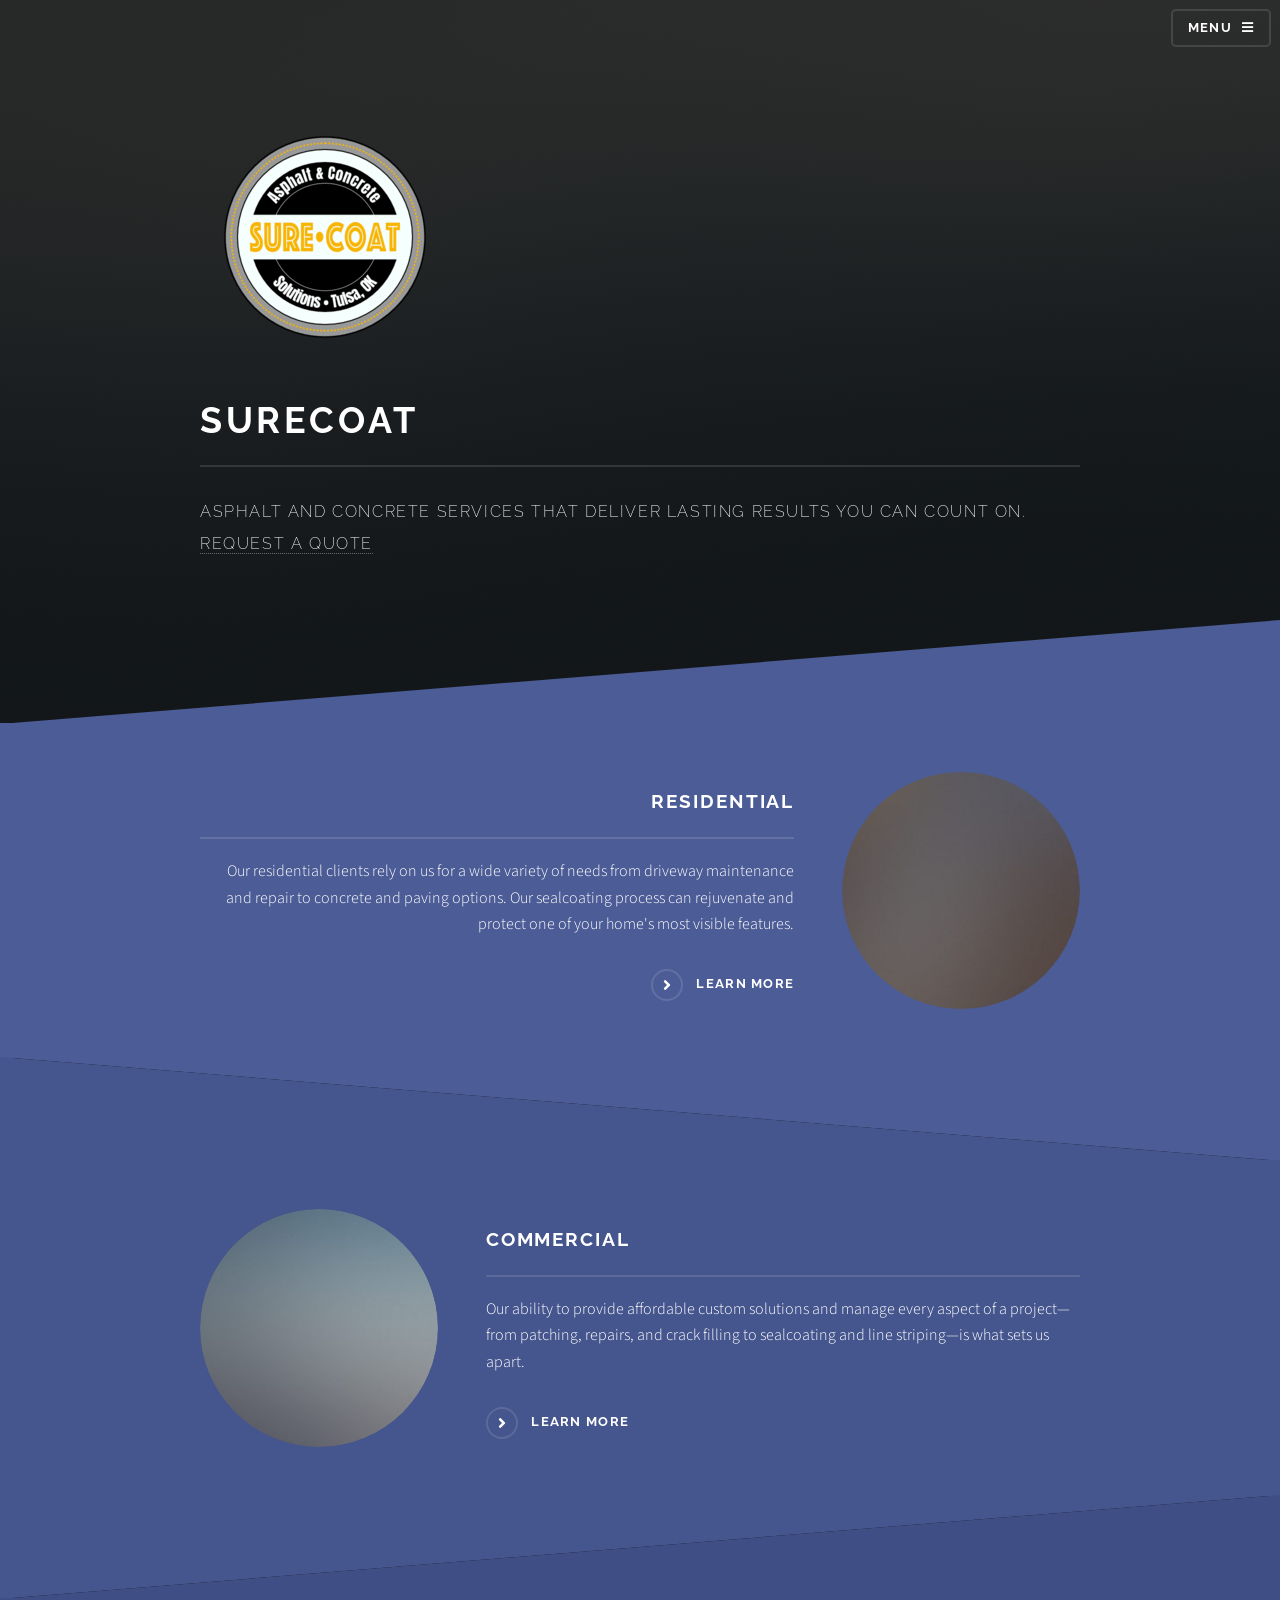
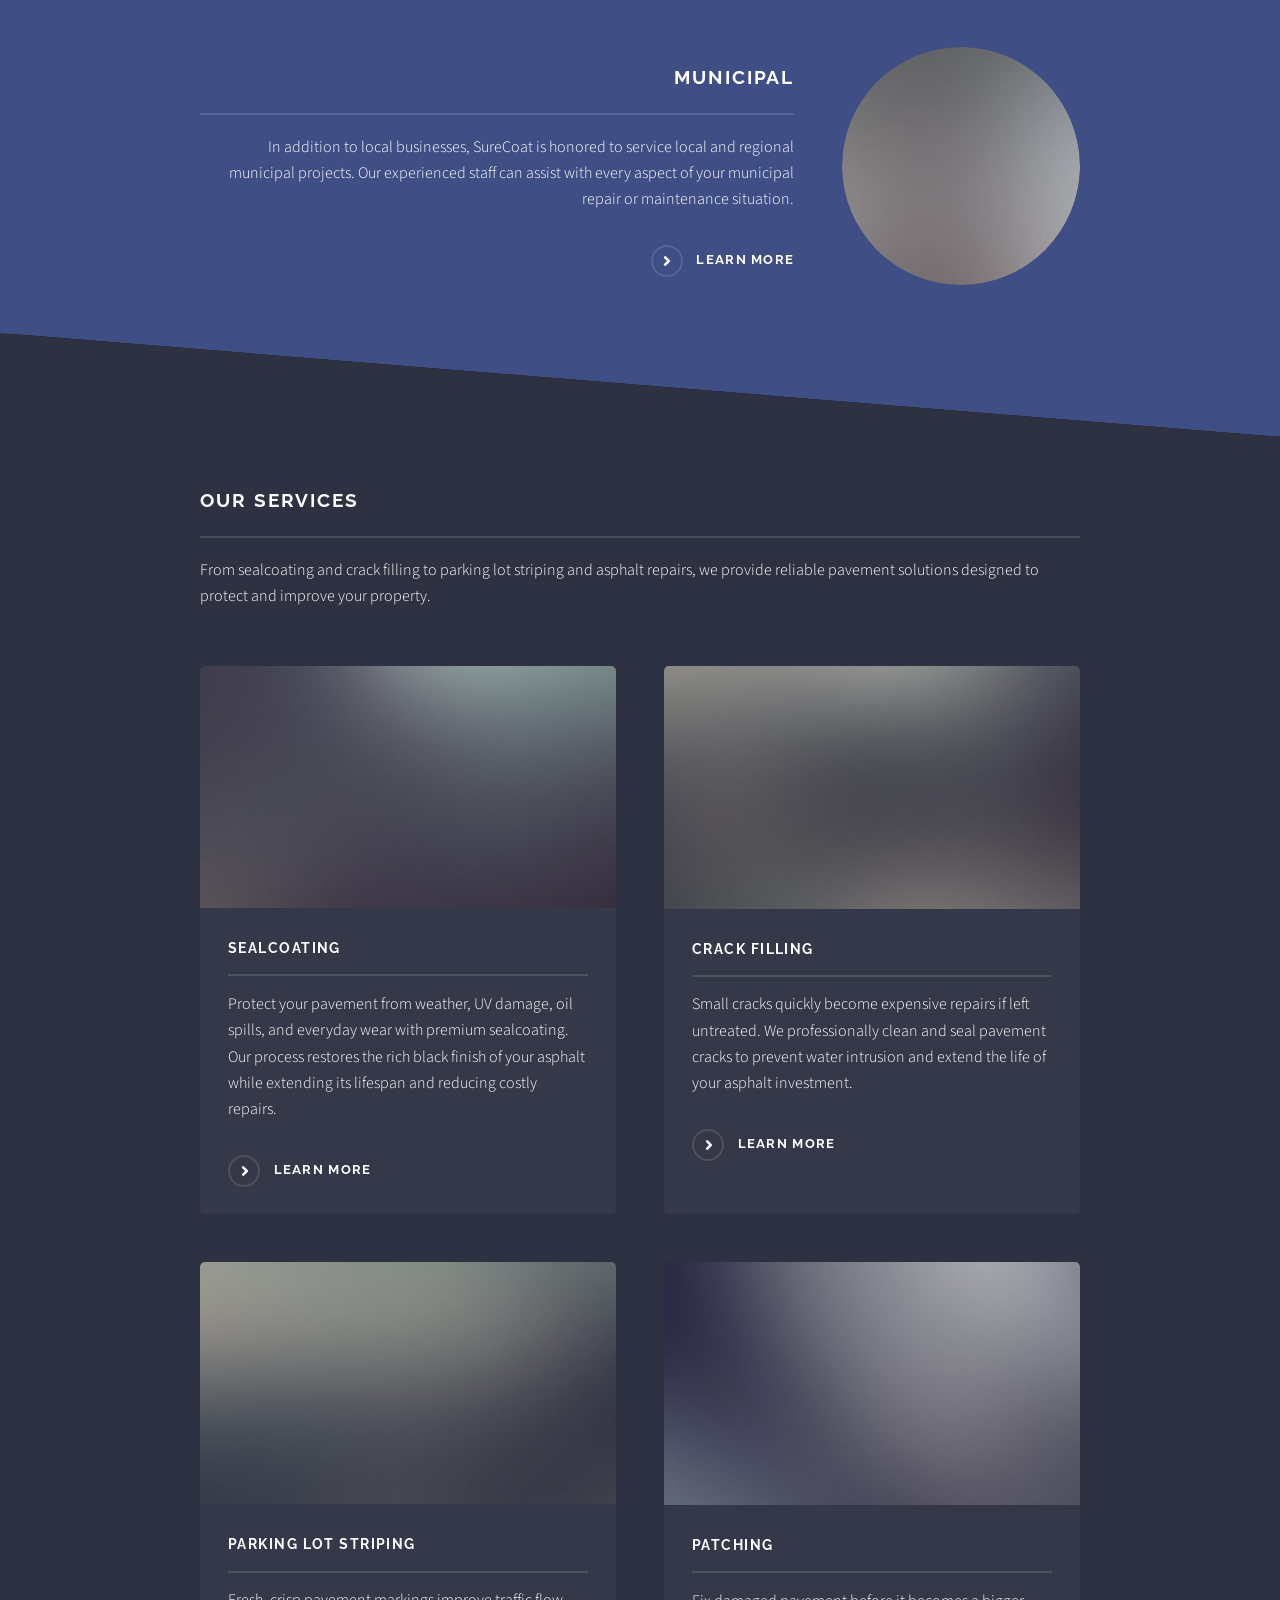
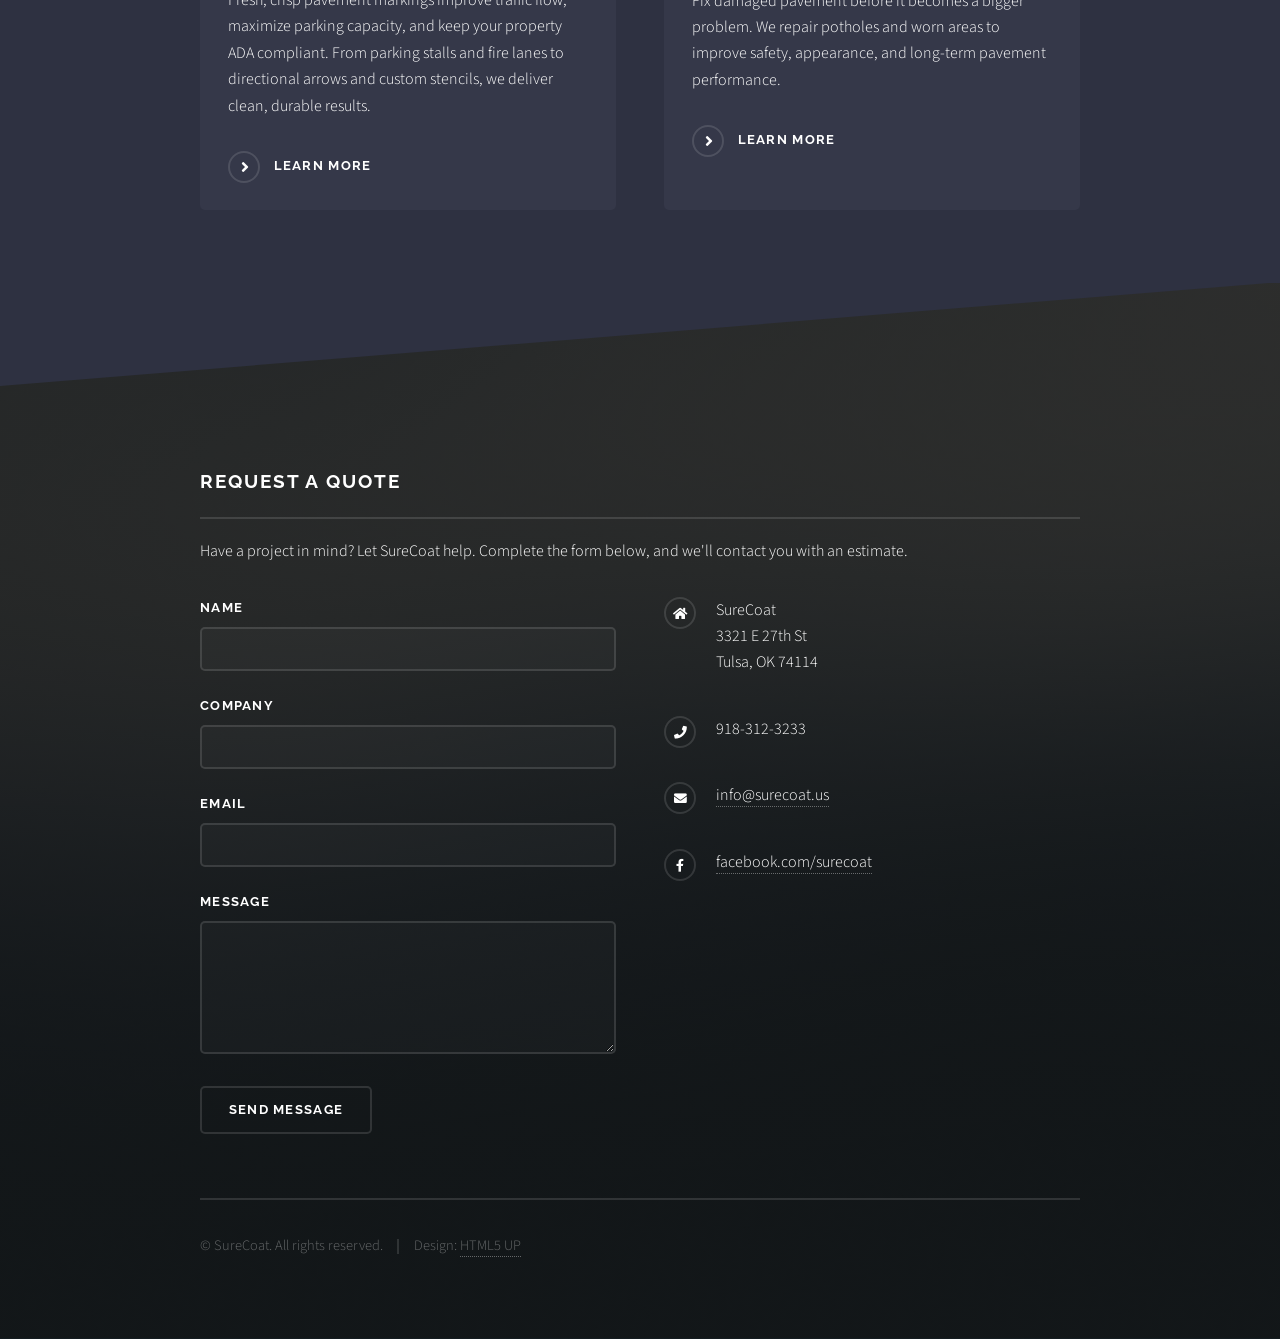
<file: index.html>
<!DOCTYPE HTML>
<!--
	Solid State by HTML5 UP
	html5up.net | @ajlkn
	Free for personal and commercial use under the CCA 3.0 license (html5up.net/license)
-->
<html>
	<head>
		<title>SURECOAT</title>
		<meta charset="utf-8" />
		<meta name="viewport" content="width=device-width, initial-scale=1, user-scalable=no" />
		<link rel="stylesheet" href="assets/css/main.css" />
		<noscript><link rel="stylesheet" href="assets/css/noscript.css" /></noscript>
	</head>
	<body class="is-preload">

		<!-- Page Wrapper -->
			<div id="page-wrapper">

				<!-- Header -->
					<header id="header" class="alt">
						<h1><a href="index.html">SURECOAT</a></h1>
						<nav>
							<a href="#menu">Menu</a>
						</nav>
					</header>

				<!-- Menu -->
					<nav id="menu">
						<div class="inner">
							<h2>Menu</h2>
							<ul class="links">
								<li><a href="index.html">Home</a></li>
								<li><a href="about.html">About</a></li>
								<li><a href="#services">Services</a></li>
								<li><a href="#footer">Contact</a></li>
							<a href="#" class="close">Close</a>
						</div>
					</nav>

				<!-- Banner -->
					<section id="banner">
						<div class="inner">
							<div class="logo">
							    <img src="images/surecoat(1).png" alt="SureCoat Logo">
							</div>
							<h2>SURECOAT</h2>
							<p>Asphalt and concrete services that deliver lasting results you can count on. <a href="#footer">Request a Quote</a></p>
						</div>
					</section>

				<!-- Wrapper -->
					<section id="wrapper">

						<!-- One -->
							<section id="one" class="wrapper spotlight style1">
								<div class="inner">
									<a href="#" class="image"><img src="images/pic01.jpg" alt="" /></a>
									<div class="content">
										<h2 class="major">Residential</h2>
										<p>Our residential clients rely on us for a wide variety of needs from driveway maintenance and repair to concrete and paving options. Our sealcoating process can rejuvenate and protect one of your home's most visible features.</p>
										<a href="#services" class="special">Learn more</a>
									</div>
								</div>
							</section>

						<!-- Two -->
							<section id="two" class="wrapper alt spotlight style2">
								<div class="inner">
									<a href="#" class="image"><img src="images/pic02.jpg" alt="" /></a>
									<div class="content">
										<h2 class="major">Commercial</h2>
										<p>Our ability to provide affordable custom solutions and manage every aspect of a project—from patching, repairs, and crack filling to sealcoating and line striping—is what sets us apart.</p>
										<a href="#services" class="special">Learn more</a>
									</div>
								</div>
							</section>

						<!-- Three -->
							<section id="three" class="wrapper spotlight style3">
								<div class="inner">
									<a href="#" class="image"><img src="images/pic03.jpg" alt="" /></a>
									<div class="content">
										<h2 class="major">Municipal</h2>
										<p>In addition to local businesses, SureCoat is honored to service local and regional municipal projects. Our experienced staff can assist with every aspect of your municipal repair or maintenance situation.</p>
										<a href="#services" class="special">Learn more</a>
									</div>
								</div>
							</section>

						<!-- Four -->
							<section id="services" class="wrapper alt style1">
								<div class="inner">
									<h2 class="major">Our Services</h2>
									<p>From sealcoating and crack filling to parking lot striping and asphalt repairs, we provide reliable pavement solutions designed to protect and improve your property.</p>
									<section class="features">
										<article>
											<a href="#" class="image"><img src="images/pic04.jpg" alt="" /></a>
											<h3 class="major">Sealcoating</h3>
											<p>Protect your pavement from weather, UV damage, oil spills, and everyday wear with premium sealcoating. Our process restores the rich black finish of your asphalt while extending its lifespan and reducing costly repairs.</p>
											<a href="sealcoating.html" class="special">Learn more</a>
										</article>
										<article>
											<a href="#" class="image"><img src="images/pic05.jpg" alt="" /></a>
											<h3 class="major">Crack Filling</h3>
											<p>Small cracks quickly become expensive repairs if left untreated. We professionally clean and seal pavement cracks to prevent water intrusion and extend the life of your asphalt investment.</p>
											<a href="filling.html" class="special">Learn more</a>
										</article>
										<article>
											<a href="#" class="image"><img src="images/pic06.jpg" alt="" /></a>
											<h3 class="major">Parking Lot Striping</h3>
											<p>Fresh, crisp pavement markings improve traffic flow, maximize parking capacity, and keep your property ADA compliant. From parking stalls and fire lanes to directional arrows and custom stencils, we deliver clean, durable results.</p>
											<a href="striping.html" class="special">Learn more</a>
										</article>
										<article>
											<a href="#" class="image"><img src="images/pic07.jpg" alt="" /></a>
											<h3 class="major">Patching</h3>
											<p>Fix damaged pavement before it becomes a bigger problem. We repair potholes and worn areas to improve safety, appearance, and long-term pavement performance.</p>
											<a href="patching.html" class="special">Learn more</a>
										</article>
									</section>
								</div>
							</section>

					</section>

				<!-- Footer -->
					<section id="footer">
						<div class="inner">
							<h2 class="major">Request A Quote</h2>
							<p>Have a project in mind? Let SureCoat help. Complete the form below,
                               and we'll contact you with an estimate.</p>
							<form method="post" action="#">
								<div class="fields">
									<div class="field">
										<label for="name">Name</label>
										<input type="text" name="name" id="name" />
									</div>
									<div class="field">
										<label for="company">Company</label>
										<input type="text" name="company" id="company" />
									</div>
									<div class="field">
										<label for="email">Email</label>
										<input type="email" name="email" id="email" />
									</div>
									<div class="field">
										<label for="message">Message</label>
										<textarea name="message" id="message" rows="4"></textarea>
									</div>
								</div>
								<ul class="actions">
									<li><input type="submit" value="Send Message" /></li>
								</ul>
							</form>
							<ul class="contact">
								<li class="icon solid fa-home">
									SureCoat<br />
									3321 E 27th St<br />
									Tulsa, OK 74114
								</li>
								<li class="icon solid fa-phone">918-312-3233</li>
								<li class="icon solid fa-envelope"><a href="#">info@surecoat.us</a></li>
								<li class="icon brands fa-facebook-f"><a href="#">facebook.com/surecoat</a></li>
							</ul>
							<ul class="copyright">
								<li>&copy; SureCoat. All rights reserved.</li><li>Design: <a href="http://html5up.net">HTML5 UP</a></li>
							</ul>
						</div>
					</section>

			</div>

		<!-- Scripts -->
			<script src="assets/js/jquery.min.js"></script>
			<script src="assets/js/jquery.scrollex.min.js"></script>
			<script src="assets/js/browser.min.js"></script>
			<script src="assets/js/breakpoints.min.js"></script>
			<script src="assets/js/util.js"></script>
			<script src="assets/js/main.js"></script>

	</body>
</html>
</file>
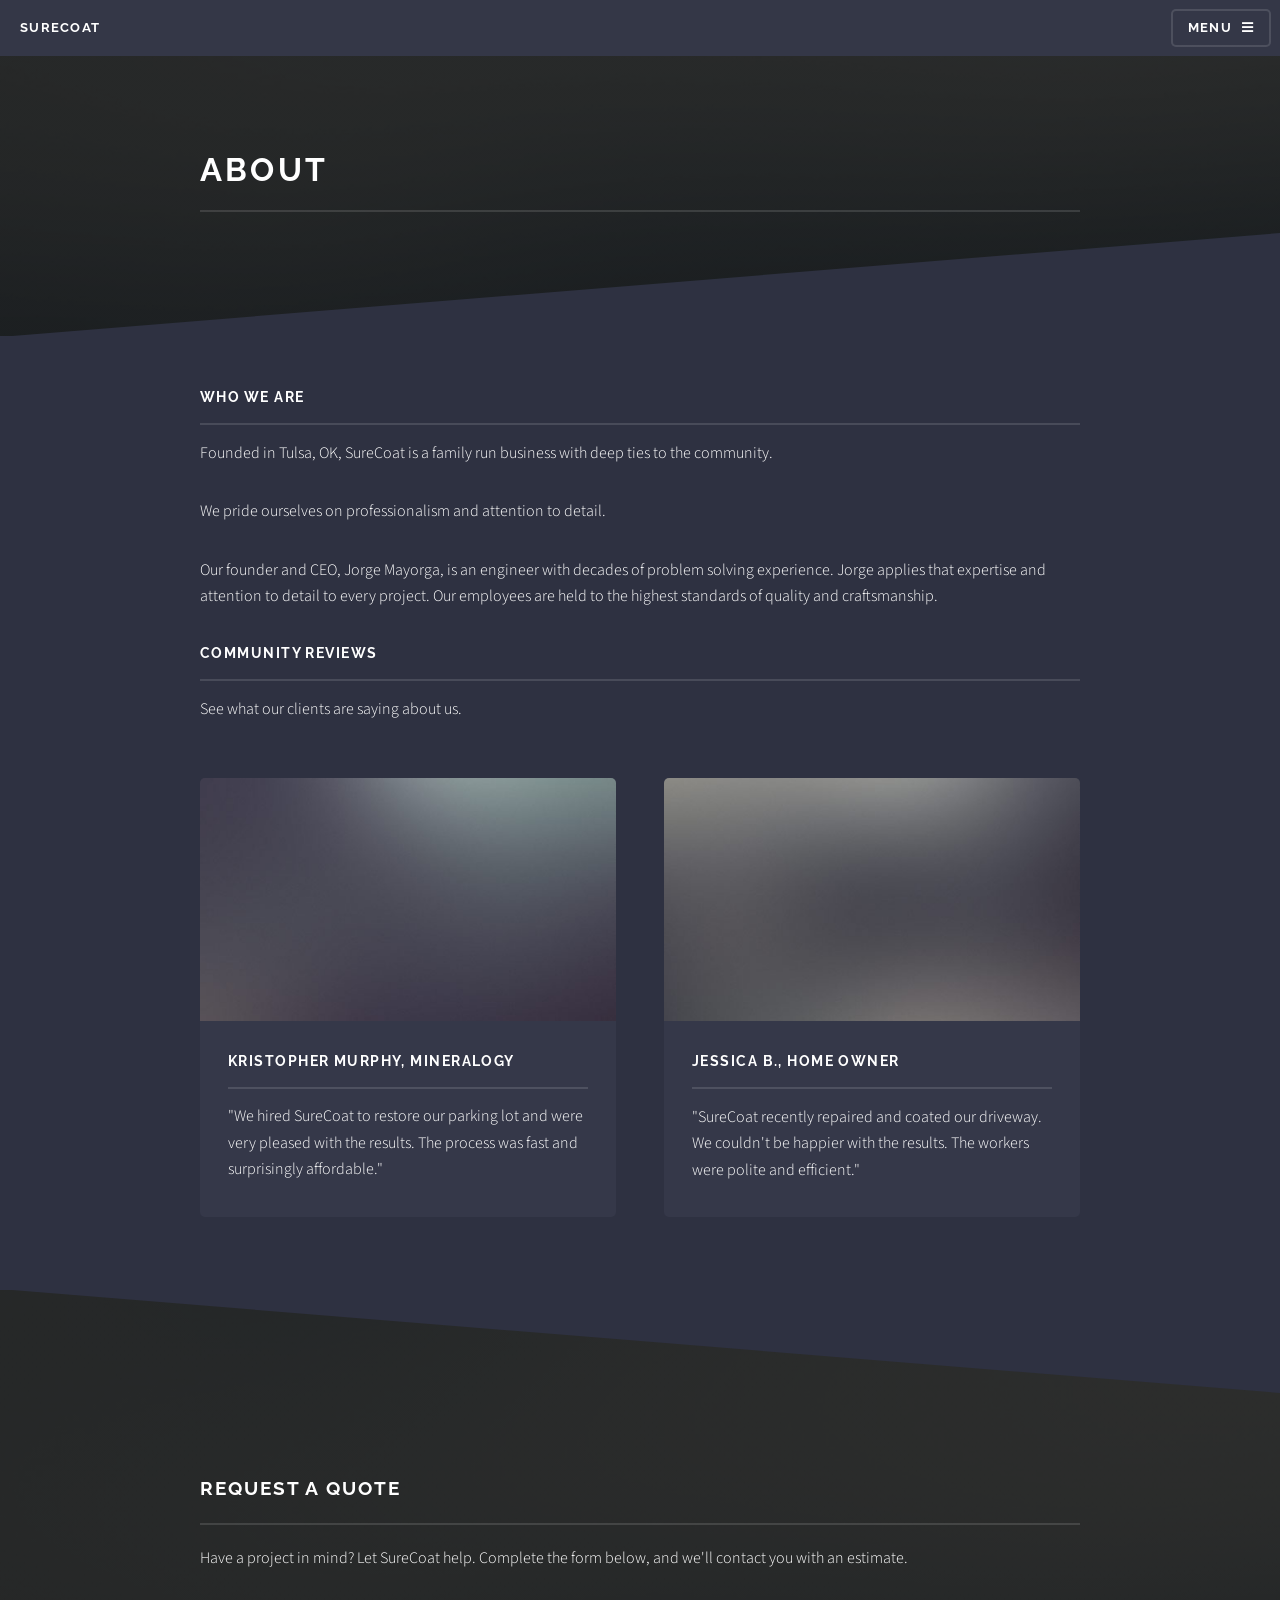
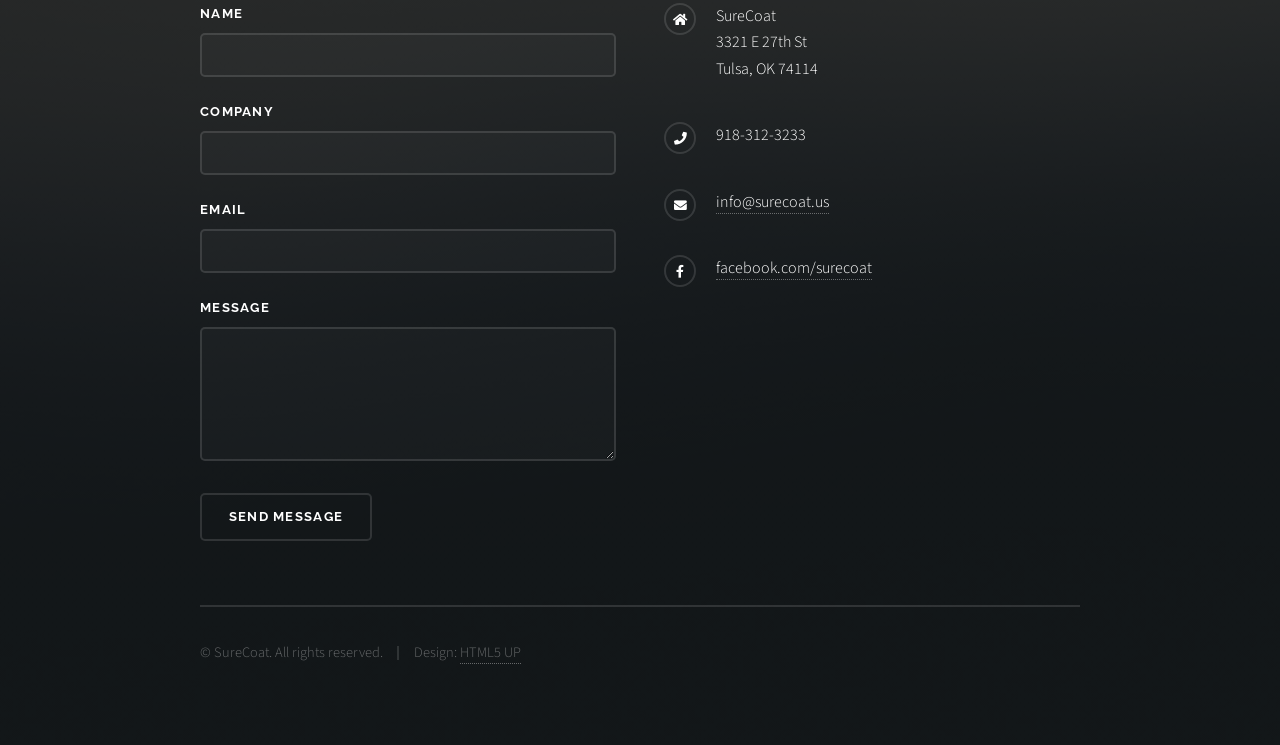
<file: about.html>
<!DOCTYPE HTML>
<!--
	Solid State by HTML5 UP
	html5up.net | @ajlkn
	Free for personal and commercial use under the CCA 3.0 license (html5up.net/license)
-->
<html>
	<head>
		<title>SURECOAT</title>
		<meta charset="utf-8" />
		<meta name="viewport" content="width=device-width, initial-scale=1, user-scalable=no" />
		<link rel="stylesheet" href="assets/css/main.css" />
		<noscript><link rel="stylesheet" href="assets/css/noscript.css" /></noscript>
	</head>
	<body class="is-preload">

		<!-- Page Wrapper -->
			<div id="page-wrapper">

				<!-- Header -->
					<header id="header">
						<h1><a href="index.html">SURECOAT</a></h1>
						<nav>
							<a href="#menu">Menu</a>
						</nav>
					</header>

				<!-- Menu -->
					<nav id="menu">
						<div class="inner">
							<h2>Menu</h2>
							<ul class="links">
								<li><a href="index.html">Home</a></li>
								<li><a href="about.html">About</a></li>
								<li><a href="index.html#services">Services</a></li>
								<li><a href="index.html#footer">Contact</a></li>
							<a href="#" class="close">Close</a>
						</div>
					</nav>

				<!-- Wrapper -->
					<section id="wrapper">
						<header>
							<div class="inner">
								<h2>About</h2>
							</div>
						</header>

						<!-- Content -->
							<div class="wrapper">
								<div class="inner">

									<h3 class="major">Who We Are</h3>
									<p>Founded in Tulsa, OK, SureCoat is a family run business with deep ties to the community. </p>

									<p>We pride ourselves on professionalism and attention to detail. </p>

                                    <p>Our founder and CEO, Jorge Mayorga, is an engineer with decades of problem solving experience. Jorge applies that expertise and attention to detail to every project. Our employees are held to the highest standards of quality and craftsmanship. </p>

									<h3 class="major">Community Reviews</h3>
									<p>See what our clients are saying about us.</p>

									<section class="features">
										<article>
											<a href="#" class="image"><img src="images/pic04.jpg" alt="" /></a>
											<h3 class="major">Kristopher Murphy, Mineralogy</h3>
											<p>"We hired SureCoat to restore our parking lot and were very pleased with the results. The process was fast and surprisingly affordable."</p>
										</article>
										<article>
											<a href="#" class="image"><img src="images/pic05.jpg" alt="" /></a>
											<h3 class="major">Jessica B., Home Owner</h3>
											<p>"SureCoat recently repaired and coated our driveway. We couldn't be happier with the results. The workers were polite and efficient."</p>
										</article>
									</section>

								</div>
							</div>

					</section>

				<!-- Footer -->
					<section id="footer">
						<div class="inner">
							<h2 class="major">Request A Quote</h2>
							<p>Have a project in mind? Let SureCoat help. Complete the form below,
                               and we'll contact you with an estimate.</p>
							<form method="post" action="#">
								<div class="fields">
									<div class="field">
										<label for="name">Name</label>
										<input type="text" name="name" id="name" />
									</div>
									<div class="field">
										<label for="company">Company</label>
										<input type="text" name="company" id="company" />
									</div>
									<div class="field">
										<label for="email">Email</label>
										<input type="email" name="email" id="email" />
									</div>
									<div class="field">
										<label for="message">Message</label>
										<textarea name="message" id="message" rows="4"></textarea>
									</div>
								</div>
								<ul class="actions">
									<li><input type="submit" value="Send Message" /></li>
								</ul>
							</form>
							<ul class="contact">
								<li class="icon solid fa-home">
									SureCoat<br />
									3321 E 27th St<br />
									Tulsa, OK 74114
								</li>
								<li class="icon solid fa-phone">918-312-3233</li>
								<li class="icon solid fa-envelope"><a href="#">info@surecoat.us</a></li>
								<li class="icon brands fa-facebook-f"><a href="#">facebook.com/surecoat</a></li>
							</ul>
							<ul class="copyright">
								<li>&copy; SureCoat. All rights reserved.</li><li>Design: <a href="http://html5up.net">HTML5 UP</a></li>
							</ul>
						</div>
					</section>

			</div>

		<!-- Scripts -->
			<script src="assets/js/jquery.min.js"></script>
			<script src="assets/js/jquery.scrollex.min.js"></script>
			<script src="assets/js/browser.min.js"></script>
			<script src="assets/js/breakpoints.min.js"></script>
			<script src="assets/js/util.js"></script>
			<script src="assets/js/main.js"></script>

	</body>
</html>
</file>
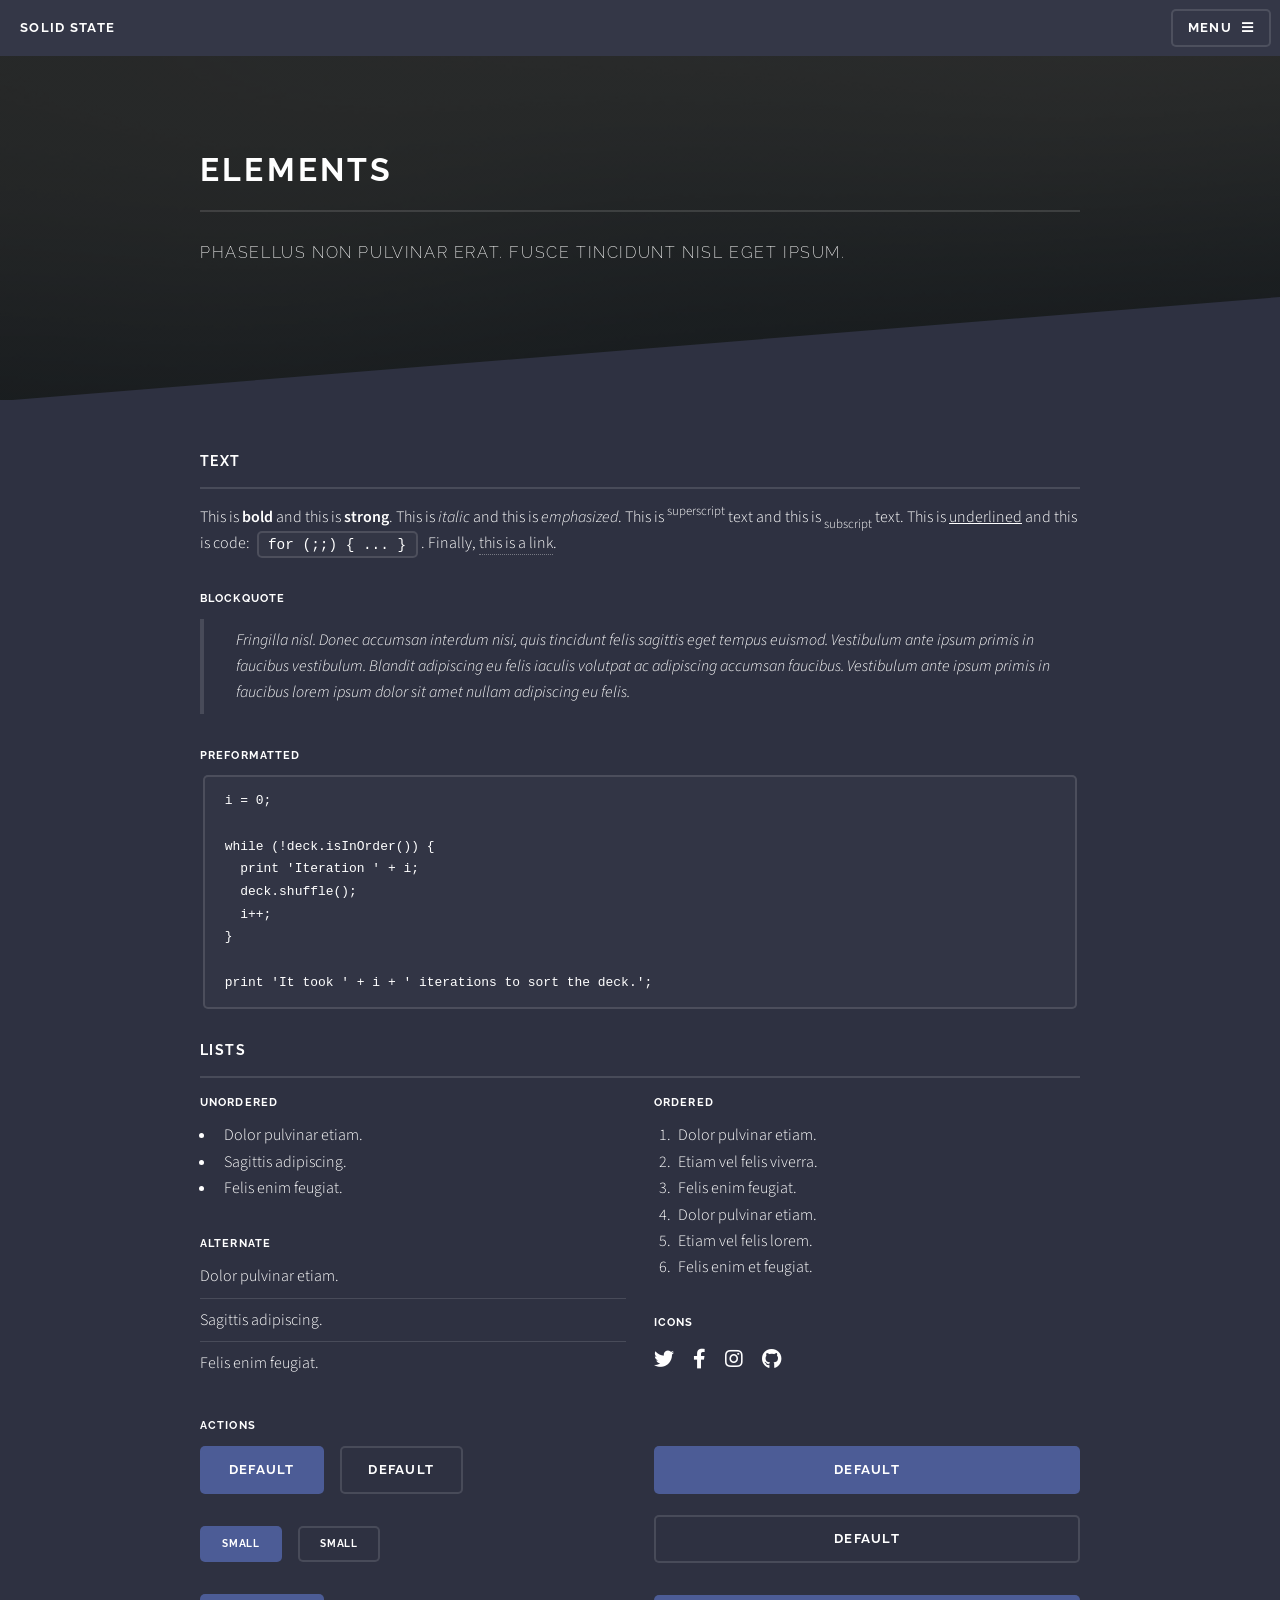
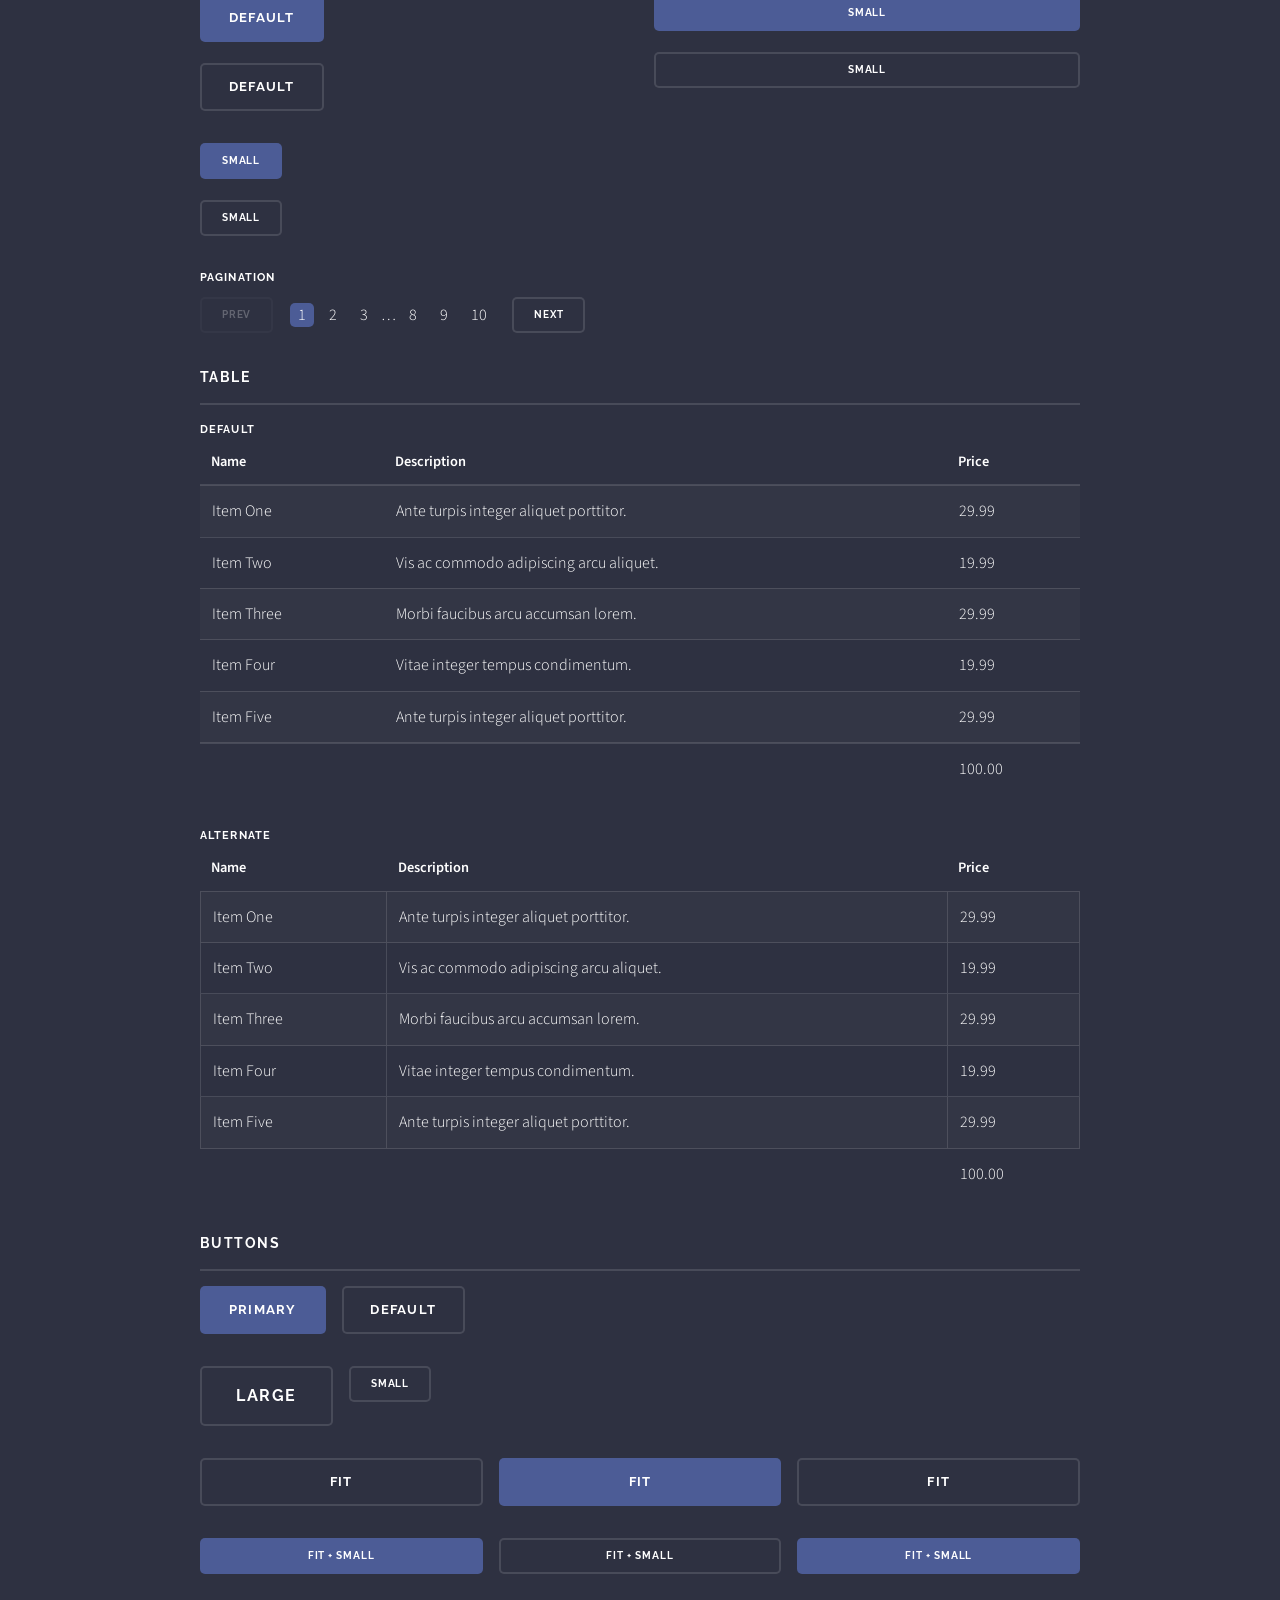
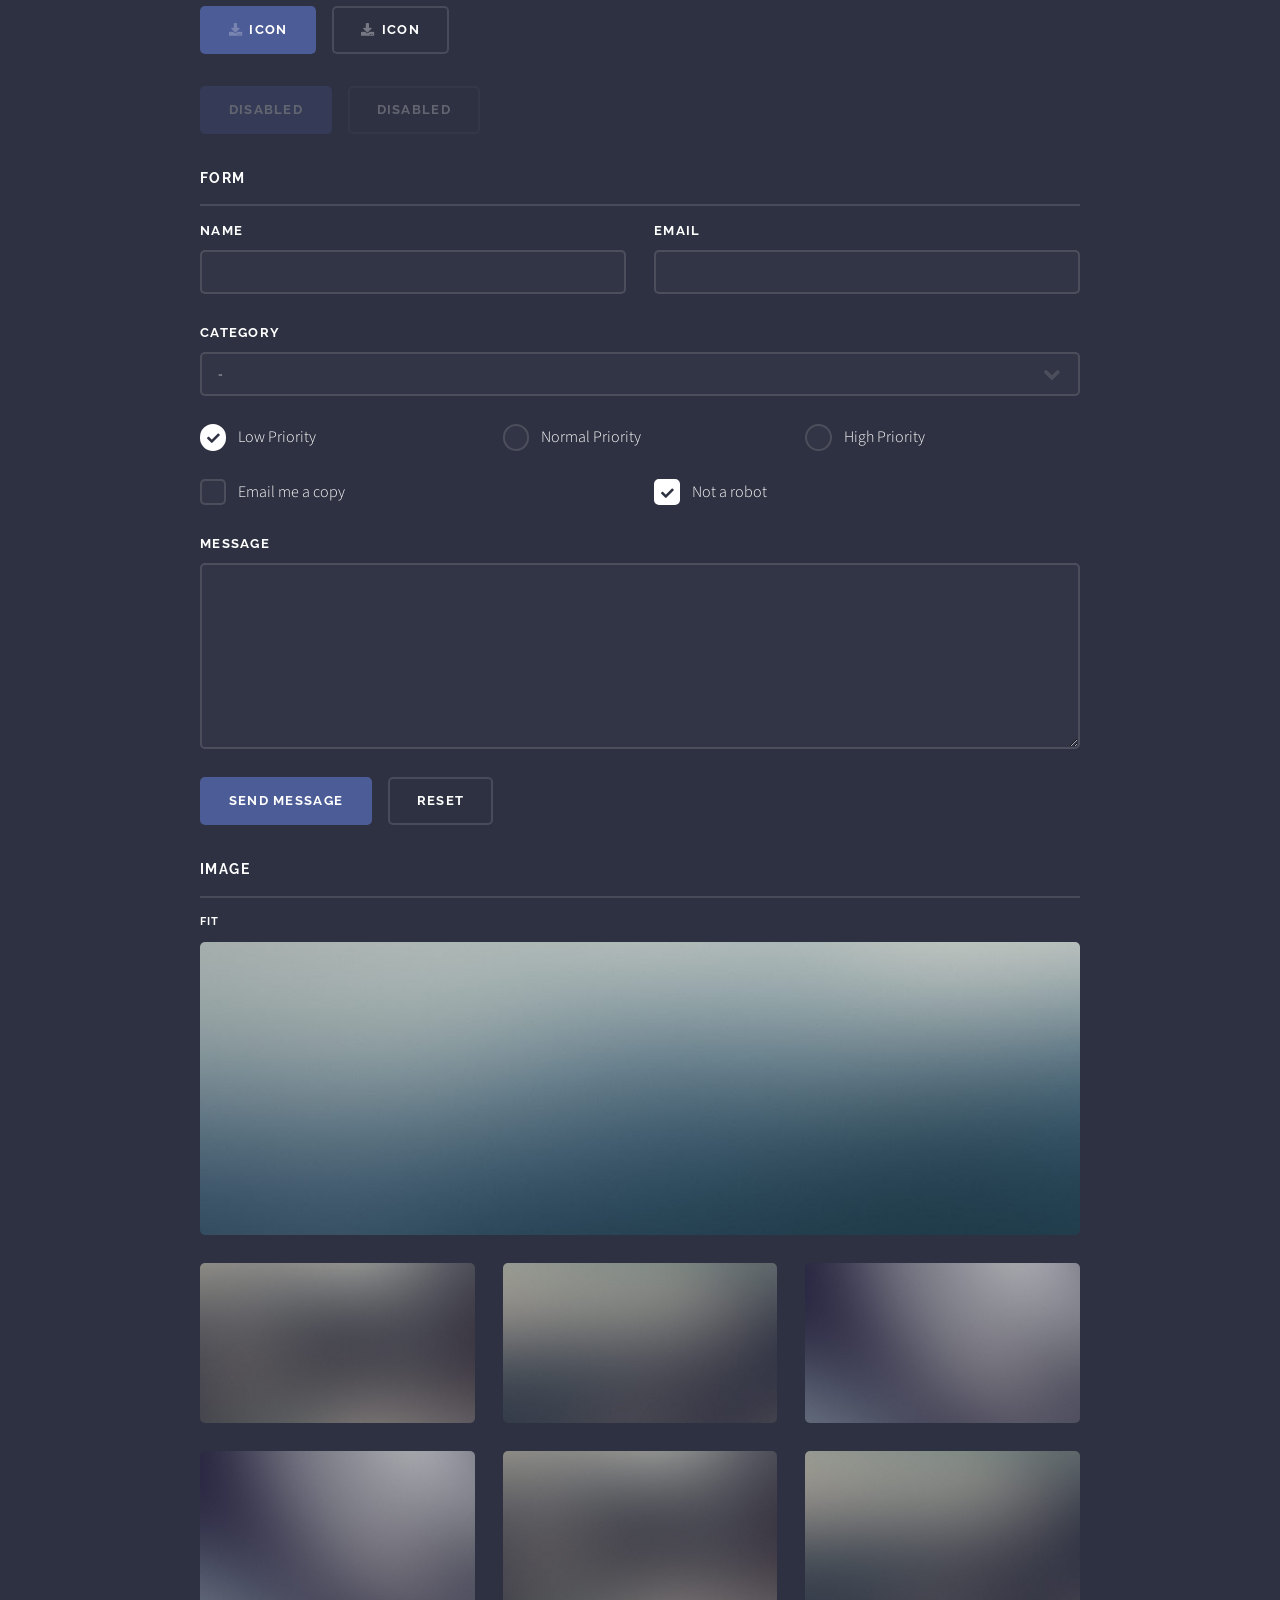
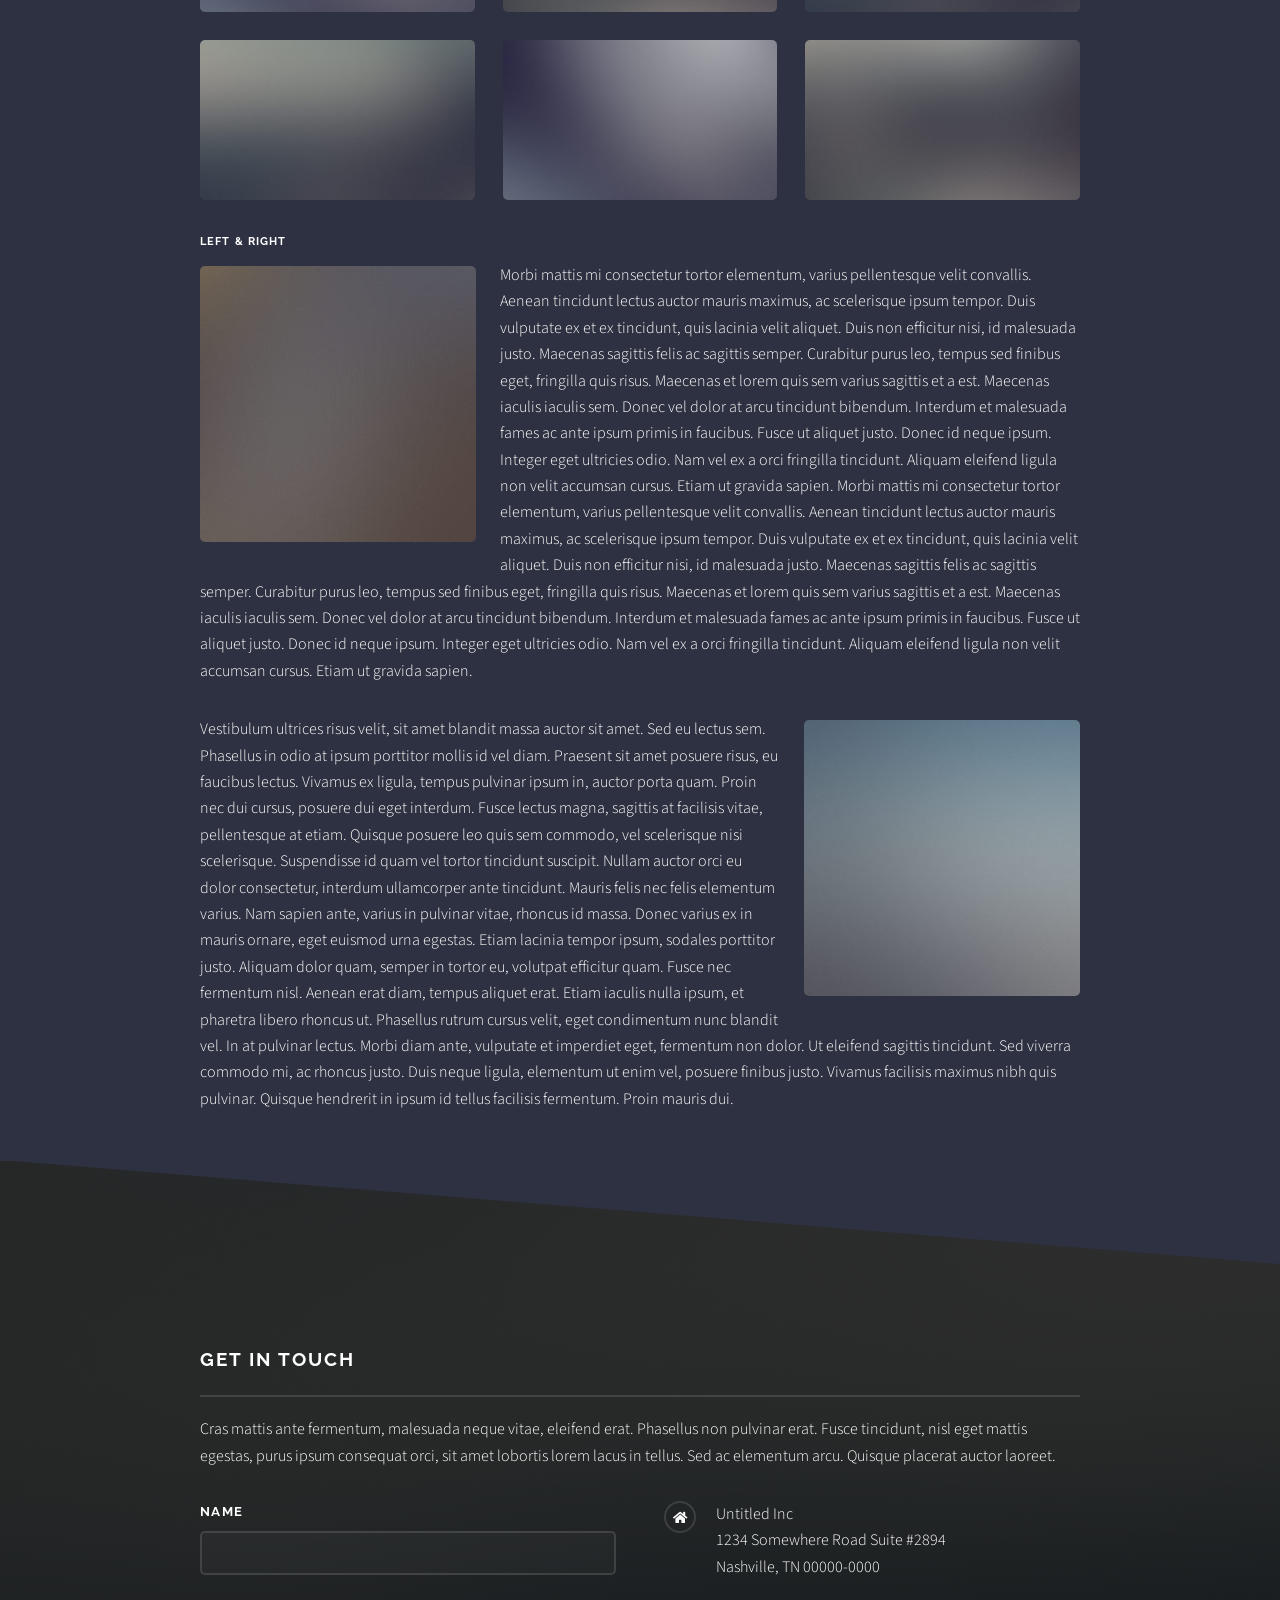
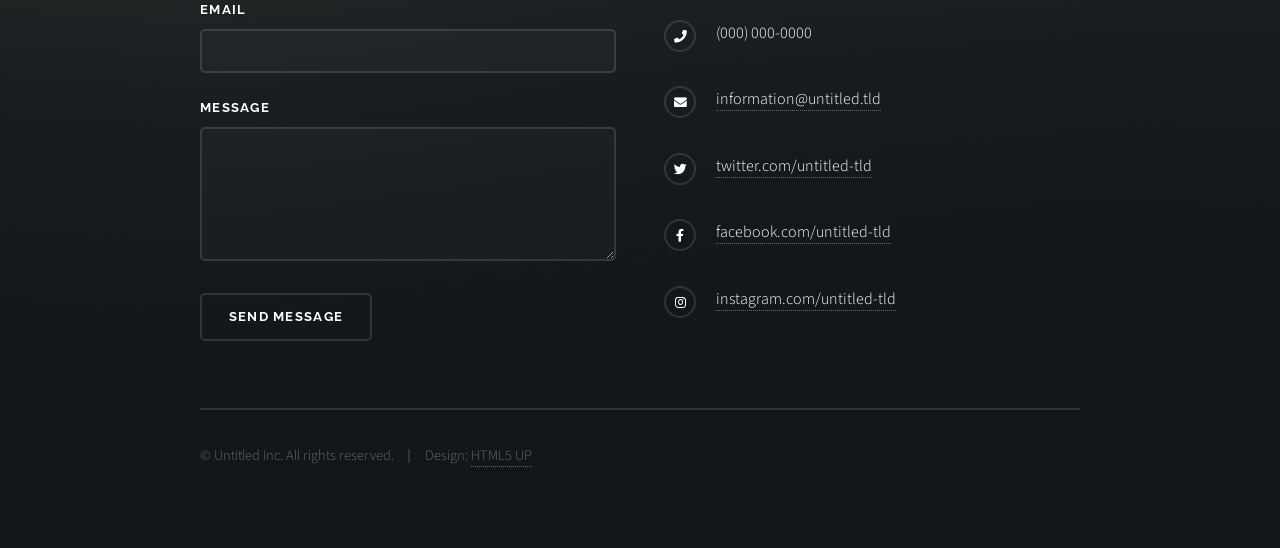
<file: elements.html>
<!DOCTYPE HTML>
<!--
	Solid State by HTML5 UP
	html5up.net | @ajlkn
	Free for personal and commercial use under the CCA 3.0 license (html5up.net/license)
-->
<html>
	<head>
		<title>Elements - Solid State by HTML5 UP</title>
		<meta charset="utf-8" />
		<meta name="viewport" content="width=device-width, initial-scale=1, user-scalable=no" />
		<link rel="stylesheet" href="assets/css/main.css" />
		<noscript><link rel="stylesheet" href="assets/css/noscript.css" /></noscript>
	</head>
	<body class="is-preload">

		<!-- Page Wrapper -->
			<div id="page-wrapper">

				<!-- Header -->
					<header id="header">
						<h1><a href="index.html">Solid State</a></h1>
						<nav>
							<a href="#menu">Menu</a>
						</nav>
					</header>

				<!-- Menu -->
					<nav id="menu">
						<div class="inner">
							<h2>Menu</h2>
							<ul class="links">
								<li><a href="index.html">Home</a></li>
								<li><a href="generic.html">Generic</a></li>
								<li><a href="elements.html">Elements</a></li>
								<li><a href="#">Log In</a></li>
								<li><a href="#">Sign Up</a></li>
							</ul>
							<a href="#" class="close">Close</a>
						</div>
					</nav>

				<!-- Wrapper -->
					<section id="wrapper">
						<header>
							<div class="inner">
								<h2>Elements</h2>
								<p>Phasellus non pulvinar erat. Fusce tincidunt nisl eget ipsum.</p>
							</div>
						</header>

						<!-- Content -->
							<div class="wrapper">
								<div class="inner">

									<section>
										<h3 class="major">Text</h3>
										<p>This is <b>bold</b> and this is <strong>strong</strong>. This is <i>italic</i> and this is <em>emphasized</em>.
										This is <sup>superscript</sup> text and this is <sub>subscript</sub> text.
										This is <u>underlined</u> and this is code: <code>for (;;) { ... }</code>. Finally, <a href="#">this is a link</a>.</p>
										<h4>Blockquote</h4>
										<blockquote>Fringilla nisl. Donec accumsan interdum nisi, quis tincidunt felis sagittis eget tempus euismod. Vestibulum ante ipsum primis in faucibus vestibulum. Blandit adipiscing eu felis iaculis volutpat ac adipiscing accumsan faucibus. Vestibulum ante ipsum primis in faucibus lorem ipsum dolor sit amet nullam adipiscing eu felis.</blockquote>
										<h4>Preformatted</h4>
										<pre><code>i = 0;

while (!deck.isInOrder()) {
  print 'Iteration ' + i;
  deck.shuffle();
  i++;
}

print 'It took ' + i + ' iterations to sort the deck.';</code></pre>
									</section>

									<section>
										<h3 class="major">Lists</h3>
										<div class="row">
											<div class="col-6 col-12-medium">
												<h4>Unordered</h4>
												<ul>
													<li>Dolor pulvinar etiam.</li>
													<li>Sagittis adipiscing.</li>
													<li>Felis enim feugiat.</li>
												</ul>
												<h4>Alternate</h4>
												<ul class="alt">
													<li>Dolor pulvinar etiam.</li>
													<li>Sagittis adipiscing.</li>
													<li>Felis enim feugiat.</li>
												</ul>
											</div>
											<div class="col-6 col-12-medium">
												<h4>Ordered</h4>
												<ol>
													<li>Dolor pulvinar etiam.</li>
													<li>Etiam vel felis viverra.</li>
													<li>Felis enim feugiat.</li>
													<li>Dolor pulvinar etiam.</li>
													<li>Etiam vel felis lorem.</li>
													<li>Felis enim et feugiat.</li>
												</ol>
												<h4>Icons</h4>
												<ul class="icons">
													<li><a href="#" class="icon brands fa-twitter"><span class="label">Twitter</span></a></li>
													<li><a href="#" class="icon brands fa-facebook-f"><span class="label">Facebook</span></a></li>
													<li><a href="#" class="icon brands fa-instagram"><span class="label">Instagram</span></a></li>
													<li><a href="#" class="icon brands fa-github"><span class="label">Github</span></a></li>
												</ul>
											</div>
										</div>
										<h4>Actions</h4>
										<div class="row">
											<div class="col-6 col-12-medium">
												<ul class="actions">
													<li><a href="#" class="button primary">Default</a></li>
													<li><a href="#" class="button">Default</a></li>
												</ul>
												<ul class="actions small">
													<li><a href="#" class="button primary small">Small</a></li>
													<li><a href="#" class="button small">Small</a></li>
												</ul>
												<ul class="actions stacked">
													<li><a href="#" class="button primary">Default</a></li>
													<li><a href="#" class="button">Default</a></li>
												</ul>
												<ul class="actions stacked small">
													<li><a href="#" class="button primary small">Small</a></li>
													<li><a href="#" class="button small">Small</a></li>
												</ul>
											</div>
											<div class="col-6 col-12-medium">
												<ul class="actions stacked">
													<li><a href="#" class="button primary fit">Default</a></li>
													<li><a href="#" class="button fit">Default</a></li>
												</ul>
												<ul class="actions stacked small">
													<li><a href="#" class="button primary small fit">Small</a></li>
													<li><a href="#" class="button small fit">Small</a></li>
												</ul>
											</div>
										</div>
										<h4>Pagination</h4>
										<ul class="pagination">
											<li><span class="button small disabled">Prev</span></li>
											<li><a href="#" class="page active">1</a></li>
											<li><a href="#" class="page">2</a></li>
											<li><a href="#" class="page">3</a></li>
											<li><span>&hellip;</span></li>
											<li><a href="#" class="page">8</a></li>
											<li><a href="#" class="page">9</a></li>
											<li><a href="#" class="page">10</a></li>
											<li><a href="#" class="button small">Next</a></li>
										</ul>
									</section>

									<section>
										<h3 class="major">Table</h3>
										<h4>Default</h4>
										<div class="table-wrapper">
											<table>
												<thead>
													<tr>
														<th>Name</th>
														<th>Description</th>
														<th>Price</th>
													</tr>
												</thead>
												<tbody>
													<tr>
														<td>Item One</td>
														<td>Ante turpis integer aliquet porttitor.</td>
														<td>29.99</td>
													</tr>
													<tr>
														<td>Item Two</td>
														<td>Vis ac commodo adipiscing arcu aliquet.</td>
														<td>19.99</td>
													</tr>
													<tr>
														<td>Item Three</td>
														<td> Morbi faucibus arcu accumsan lorem.</td>
														<td>29.99</td>
													</tr>
													<tr>
														<td>Item Four</td>
														<td>Vitae integer tempus condimentum.</td>
														<td>19.99</td>
													</tr>
													<tr>
														<td>Item Five</td>
														<td>Ante turpis integer aliquet porttitor.</td>
														<td>29.99</td>
													</tr>
												</tbody>
												<tfoot>
													<tr>
														<td colspan="2"></td>
														<td>100.00</td>
													</tr>
												</tfoot>
											</table>
										</div>

										<h4>Alternate</h4>
										<div class="table-wrapper">
											<table class="alt">
												<thead>
													<tr>
														<th>Name</th>
														<th>Description</th>
														<th>Price</th>
													</tr>
												</thead>
												<tbody>
													<tr>
														<td>Item One</td>
														<td>Ante turpis integer aliquet porttitor.</td>
														<td>29.99</td>
													</tr>
													<tr>
														<td>Item Two</td>
														<td>Vis ac commodo adipiscing arcu aliquet.</td>
														<td>19.99</td>
													</tr>
													<tr>
														<td>Item Three</td>
														<td> Morbi faucibus arcu accumsan lorem.</td>
														<td>29.99</td>
													</tr>
													<tr>
														<td>Item Four</td>
														<td>Vitae integer tempus condimentum.</td>
														<td>19.99</td>
													</tr>
													<tr>
														<td>Item Five</td>
														<td>Ante turpis integer aliquet porttitor.</td>
														<td>29.99</td>
													</tr>
												</tbody>
												<tfoot>
													<tr>
														<td colspan="2"></td>
														<td>100.00</td>
													</tr>
												</tfoot>
											</table>
										</div>
									</section>

									<section>
										<h3 class="major">Buttons</h3>
										<ul class="actions">
											<li><a href="#" class="button primary">Primary</a></li>
											<li><a href="#" class="button">Default</a></li>
										</ul>
										<ul class="actions">
											<li><a href="#" class="button large">Large</a></li>
											<li><a href="#" class="button small">Small</a></li>
										</ul>
										<ul class="actions fit">
											<li><a href="#" class="button fit">Fit</a></li>
											<li><a href="#" class="button primary fit">Fit</a></li>
											<li><a href="#" class="button fit">Fit</a></li>
										</ul>
										<ul class="actions fit small">
											<li><a href="#" class="button primary fit small">Fit + Small</a></li>
											<li><a href="#" class="button fit small">Fit + Small</a></li>
											<li><a href="#" class="button primary fit small">Fit + Small</a></li>
										</ul>
										<ul class="actions">
											<li><a href="#" class="button primary icon solid fa-download">Icon</a></li>
											<li><a href="#" class="button icon solid fa-download">Icon</a></li>
										</ul>
										<ul class="actions">
											<li><span class="button primary disabled">Disabled</span></li>
											<li><span class="button disabled">Disabled</span></li>
										</ul>
									</section>

									<section>
										<h3 class="major">Form</h3>
										<form method="post" action="#">
											<div class="row gtr-uniform">
												<div class="col-6 col-12-xsmall">
													<label for="demo-name">Name</label>
													<input type="text" name="demo-name" id="demo-name" value="" />
												</div>
												<div class="col-6 col-12-xsmall">
													<label for="demo-email">Email</label>
													<input type="email" name="demo-email" id="demo-email" value="" />
												</div>
												<div class="col-12">
													<label for="demo-category">Category</label>
													<select name="demo-category" id="demo-category">
														<option value="">-</option>
														<option value="1">Manufacturing</option>
														<option value="1">Shipping</option>
														<option value="1">Administration</option>
														<option value="1">Human Resources</option>
													</select>
												</div>
												<div class="col-4 col-12-small">
													<input type="radio" id="demo-priority-low" name="demo-priority" checked>
													<label for="demo-priority-low">Low Priority</label>
												</div>
												<div class="col-4 col-12-small">
													<input type="radio" id="demo-priority-normal" name="demo-priority">
													<label for="demo-priority-normal">Normal Priority</label>
												</div>
												<div class="col-4 col-12-small">
													<input type="radio" id="demo-priority-high" name="demo-priority">
													<label for="demo-priority-high">High Priority</label>
												</div>
												<div class="col-6 col-12-small">
													<input type="checkbox" id="demo-copy" name="demo-copy">
													<label for="demo-copy">Email me a copy</label>
												</div>
												<div class="col-6 col-12-small">
													<input type="checkbox" id="demo-human" name="demo-human" checked>
													<label for="demo-human">Not a robot</label>
												</div>
												<div class="col-12">
													<label for="demo-message">Message</label>
													<textarea name="demo-message" id="demo-message" rows="6"></textarea>
												</div>
												<div class="col-12">
													<ul class="actions">
														<li><input type="submit" value="Send Message" class="primary" /></li>
														<li><input type="reset" value="Reset" /></li>
													</ul>
												</div>
											</div>
										</form>
									</section>

									<section>
										<h3 class="major">Image</h3>
										<h4>Fit</h4>
										<div class="box alt">
											<div class="row gtr-uniform">
												<div class="col-12"><span class="image fit"><img src="images/pic08.jpg" alt="" /></span></div>
												<div class="col-4"><span class="image fit"><img src="images/pic05.jpg" alt="" /></span></div>
												<div class="col-4"><span class="image fit"><img src="images/pic06.jpg" alt="" /></span></div>
												<div class="col-4"><span class="image fit"><img src="images/pic07.jpg" alt="" /></span></div>
												<div class="col-4"><span class="image fit"><img src="images/pic07.jpg" alt="" /></span></div>
												<div class="col-4"><span class="image fit"><img src="images/pic05.jpg" alt="" /></span></div>
												<div class="col-4"><span class="image fit"><img src="images/pic06.jpg" alt="" /></span></div>
												<div class="col-4"><span class="image fit"><img src="images/pic06.jpg" alt="" /></span></div>
												<div class="col-4"><span class="image fit"><img src="images/pic07.jpg" alt="" /></span></div>
												<div class="col-4"><span class="image fit"><img src="images/pic05.jpg" alt="" /></span></div>
											</div>
										</div>
										<h4>Left &amp; Right</h4>
										<p><span class="image left"><img src="images/pic01.jpg" alt="" /></span>Morbi mattis mi consectetur tortor elementum, varius pellentesque velit convallis. Aenean tincidunt lectus auctor mauris maximus, ac scelerisque ipsum tempor. Duis vulputate ex et ex tincidunt, quis lacinia velit aliquet. Duis non efficitur nisi, id malesuada justo. Maecenas sagittis felis ac sagittis semper. Curabitur purus leo, tempus sed finibus eget, fringilla quis risus. Maecenas et lorem quis sem varius sagittis et a est. Maecenas iaculis iaculis sem. Donec vel dolor at arcu tincidunt bibendum. Interdum et malesuada fames ac ante ipsum primis in faucibus. Fusce ut aliquet justo. Donec id neque ipsum. Integer eget ultricies odio. Nam vel ex a orci fringilla tincidunt. Aliquam eleifend ligula non velit accumsan cursus. Etiam ut gravida sapien. Morbi mattis mi consectetur tortor elementum, varius pellentesque velit convallis. Aenean tincidunt lectus auctor mauris maximus, ac scelerisque ipsum tempor. Duis vulputate ex et ex tincidunt, quis lacinia velit aliquet. Duis non efficitur nisi, id malesuada justo. Maecenas sagittis felis ac sagittis semper. Curabitur purus leo, tempus sed finibus eget, fringilla quis risus. Maecenas et lorem quis sem varius sagittis et a est. Maecenas iaculis iaculis sem. Donec vel dolor at arcu tincidunt bibendum. Interdum et malesuada fames ac ante ipsum primis in faucibus. Fusce ut aliquet justo. Donec id neque ipsum. Integer eget ultricies odio. Nam vel ex a orci fringilla tincidunt. Aliquam eleifend ligula non velit accumsan cursus. Etiam ut gravida sapien.</p>
										<p><span class="image right"><img src="images/pic02.jpg" alt="" /></span>Vestibulum ultrices risus velit, sit amet blandit massa auctor sit amet. Sed eu lectus sem. Phasellus in odio at ipsum porttitor mollis id vel diam. Praesent sit amet posuere risus, eu faucibus lectus. Vivamus ex ligula, tempus pulvinar ipsum in, auctor porta quam. Proin nec dui cursus, posuere dui eget interdum. Fusce lectus magna, sagittis at facilisis vitae, pellentesque at etiam. Quisque posuere leo quis sem commodo, vel scelerisque nisi scelerisque. Suspendisse id quam vel tortor tincidunt suscipit. Nullam auctor orci eu dolor consectetur, interdum ullamcorper ante tincidunt. Mauris felis nec felis elementum varius. Nam sapien ante, varius in pulvinar vitae, rhoncus id massa. Donec varius ex in mauris ornare, eget euismod urna egestas. Etiam lacinia tempor ipsum, sodales porttitor justo. Aliquam dolor quam, semper in tortor eu, volutpat efficitur quam. Fusce nec fermentum nisl. Aenean erat diam, tempus aliquet erat. Etiam iaculis nulla ipsum, et pharetra libero rhoncus ut. Phasellus rutrum cursus velit, eget condimentum nunc blandit vel. In at pulvinar lectus. Morbi diam ante, vulputate et imperdiet eget, fermentum non dolor. Ut eleifend sagittis tincidunt. Sed viverra commodo mi, ac rhoncus justo. Duis neque ligula, elementum ut enim vel, posuere finibus justo. Vivamus facilisis maximus nibh quis pulvinar. Quisque hendrerit in ipsum id tellus facilisis fermentum. Proin mauris dui.</p>
									</section>

								</div>
							</div>

					</section>

				<!-- Footer -->
					<section id="footer">
						<div class="inner">
							<h2 class="major">Get in touch</h2>
							<p>Cras mattis ante fermentum, malesuada neque vitae, eleifend erat. Phasellus non pulvinar erat. Fusce tincidunt, nisl eget mattis egestas, purus ipsum consequat orci, sit amet lobortis lorem lacus in tellus. Sed ac elementum arcu. Quisque placerat auctor laoreet.</p>
							<form method="post" action="#">
								<div class="fields">
									<div class="field">
										<label for="name">Name</label>
										<input type="text" name="name" id="name" />
									</div>
									<div class="field">
										<label for="email">Email</label>
										<input type="email" name="email" id="email" />
									</div>
									<div class="field">
										<label for="message">Message</label>
										<textarea name="message" id="message" rows="4"></textarea>
									</div>
								</div>
								<ul class="actions">
									<li><input type="submit" value="Send Message" /></li>
								</ul>
							</form>
							<ul class="contact">
								<li class="icon solid fa-home">
									Untitled Inc<br />
									1234 Somewhere Road Suite #2894<br />
									Nashville, TN 00000-0000
								</li>
								<li class="icon solid fa-phone">(000) 000-0000</li>
								<li class="icon solid fa-envelope"><a href="#">information@untitled.tld</a></li>
								<li class="icon brands fa-twitter"><a href="#">twitter.com/untitled-tld</a></li>
								<li class="icon brands fa-facebook-f"><a href="#">facebook.com/untitled-tld</a></li>
								<li class="icon brands fa-instagram"><a href="#">instagram.com/untitled-tld</a></li>
							</ul>
							<ul class="copyright">
								<li>&copy; Untitled Inc. All rights reserved.</li><li>Design: <a href="http://html5up.net">HTML5 UP</a></li>
							</ul>
						</div>
					</section>

			</div>

		<!-- Scripts -->
			<script src="assets/js/jquery.min.js"></script>
			<script src="assets/js/jquery.scrollex.min.js"></script>
			<script src="assets/js/browser.min.js"></script>
			<script src="assets/js/breakpoints.min.js"></script>
			<script src="assets/js/util.js"></script>
			<script src="assets/js/main.js"></script>

	</body>
</html>
</file>
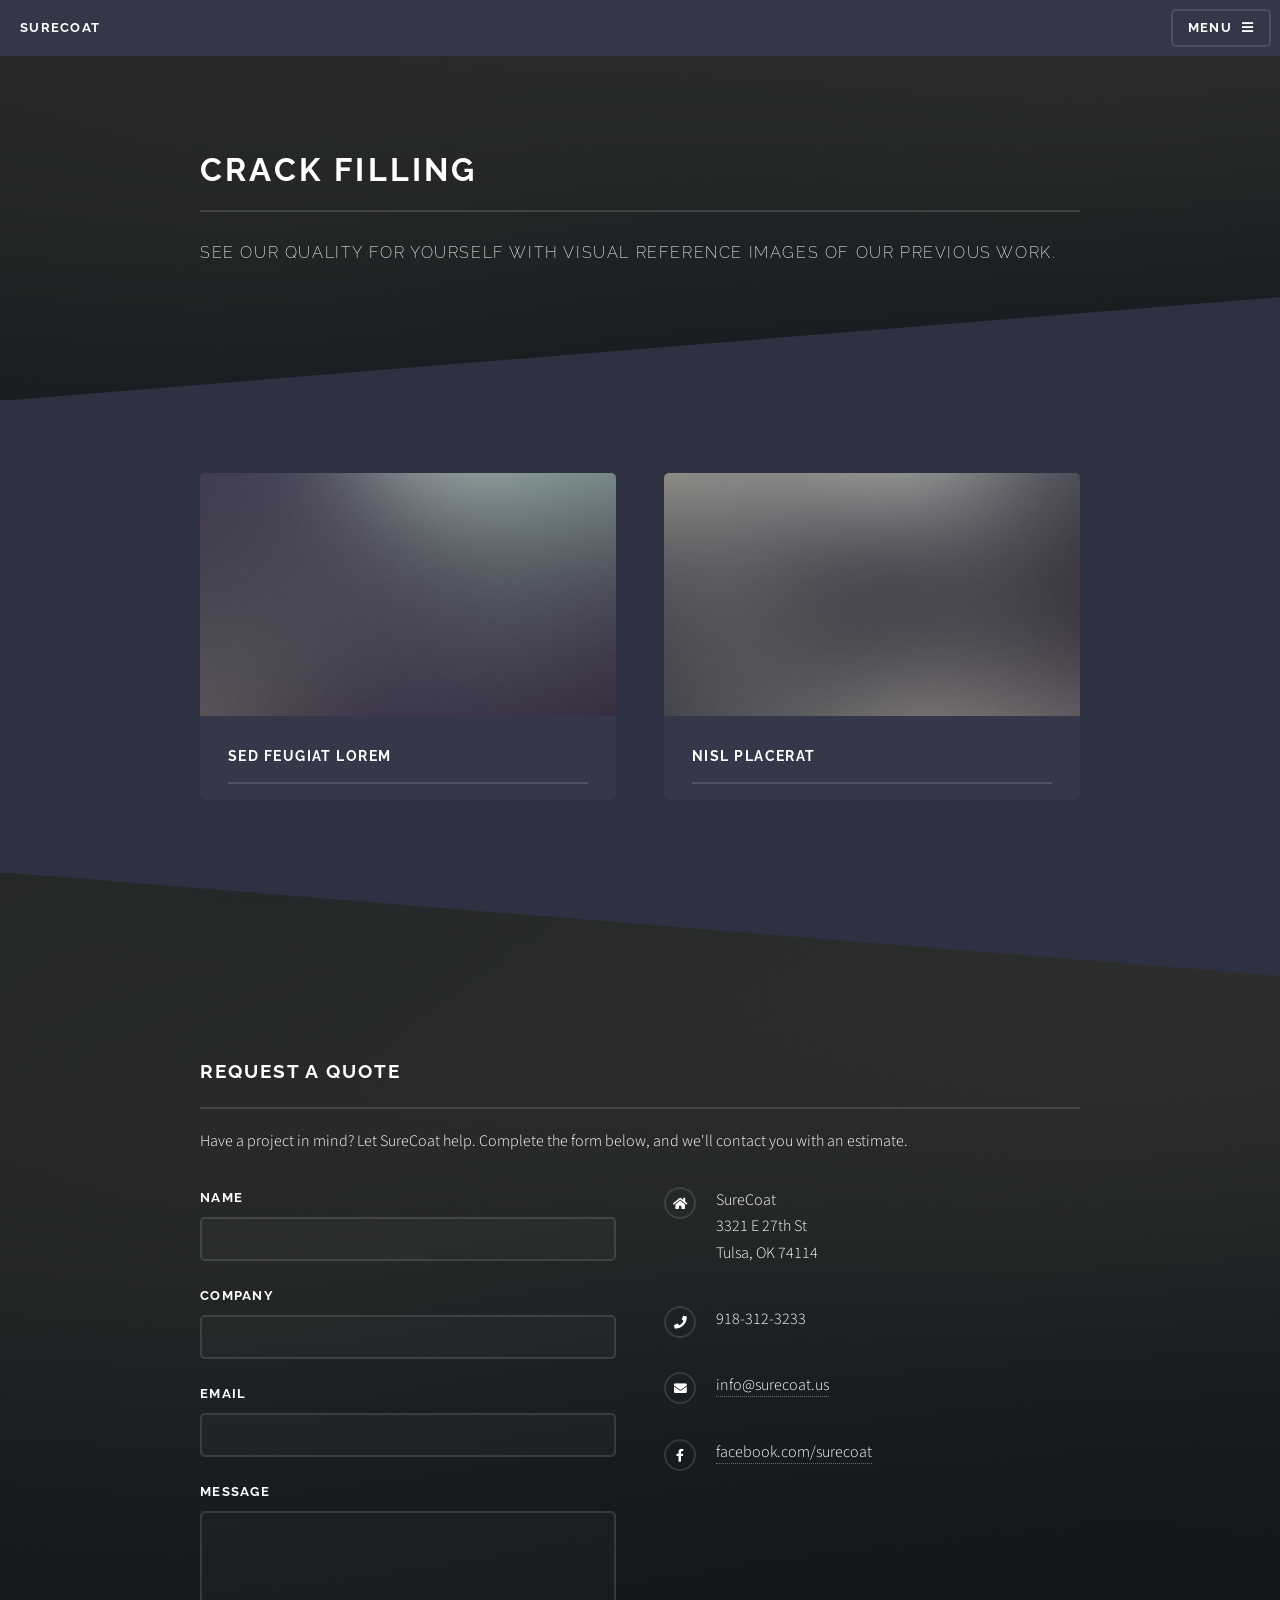
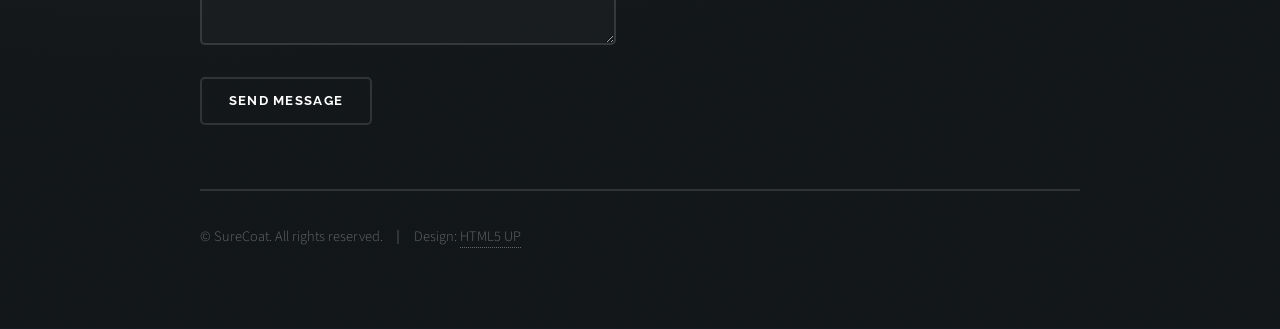
<file: filling.html>
<!DOCTYPE HTML>
<!--
	Solid State by HTML5 UP
	html5up.net | @ajlkn
	Free for personal and commercial use under the CCA 3.0 license (html5up.net/license)
-->
<html>
	<head>
		<title>SURECOAT</title>
		<meta charset="utf-8" />
		<meta name="viewport" content="width=device-width, initial-scale=1, user-scalable=no" />
		<link rel="stylesheet" href="assets/css/main.css" />
		<noscript><link rel="stylesheet" href="assets/css/noscript.css" /></noscript>
	</head>
	<body class="is-preload">

		<!-- Page Wrapper -->
			<div id="page-wrapper">

				<!-- Header -->
					<header id="header">
						<h1><a href="index.html">SURECOAT</a></h1>
						<nav>
							<a href="#menu">Menu</a>
						</nav>
					</header>

				<!-- Menu -->
					<nav id="menu">
						<div class="inner">
							<h2>Menu</h2>
							<ul class="links">
								<li><a href="index.html">Home</a></li>
								<li><a href="about.html">About</a></li>
								<li><a href="index.html#services">Services</a></li>
								<li><a href="index.html#footer">Contact</a></li>
							<a href="#" class="close">Close</a>
						</div>
					</nav>

				<!-- Wrapper -->
					<section id="wrapper">
						<header>
							<div class="inner">
								<h2>Crack Filling</h2>
								<p>See our quality for yourself with visual reference images of our previous work.</p>
							</div>
						</header>

						<!-- Content -->
							<div class="wrapper">
								<div class="inner">

									<section class="features">
										<article>
											<a href="#" class="image"><img src="images/pic04.jpg" alt="" /></a>
											<h3 class="major">Sed feugiat lorem</h3>
										</article>
										<article>
											<a href="#" class="image"><img src="images/pic05.jpg" alt="" /></a>
											<h3 class="major">Nisl placerat</h3>
										</article>
									</section>

								</div>
							</div>

					</section>

				<!-- Footer -->
					<section id="footer">
						<div class="inner">
							<h2 class="major">Request A Quote</h2>
							<p>Have a project in mind? Let SureCoat help. Complete the form below,
                               and we'll contact you with an estimate.</p>
							<form method="post" action="#">
								<div class="fields">
									<div class="field">
										<label for="name">Name</label>
										<input type="text" name="name" id="name" />
									</div>
									<div class="field">
										<label for="company">Company</label>
										<input type="text" name="company" id="company" />
									</div>
									<div class="field">
										<label for="email">Email</label>
										<input type="email" name="email" id="email" />
									</div>
									<div class="field">
										<label for="message">Message</label>
										<textarea name="message" id="message" rows="4"></textarea>
									</div>
								</div>
								<ul class="actions">
									<li><input type="submit" value="Send Message" /></li>
								</ul>
							</form>
							<ul class="contact">
								<li class="icon solid fa-home">
									SureCoat<br />
									3321 E 27th St<br />
									Tulsa, OK 74114
								</li>
								<li class="icon solid fa-phone">918-312-3233</li>
								<li class="icon solid fa-envelope"><a href="#">info@surecoat.us</a></li>
								<li class="icon brands fa-facebook-f"><a href="#">facebook.com/surecoat</a></li>
							</ul>
							<ul class="copyright">
								<li>&copy; SureCoat. All rights reserved.</li><li>Design: <a href="http://html5up.net">HTML5 UP</a></li>
							</ul>
						</div>
					</section>

			</div>

		<!-- Scripts -->
			<script src="assets/js/jquery.min.js"></script>
			<script src="assets/js/jquery.scrollex.min.js"></script>
			<script src="assets/js/browser.min.js"></script>
			<script src="assets/js/breakpoints.min.js"></script>
			<script src="assets/js/util.js"></script>
			<script src="assets/js/main.js"></script>

	</body>
</html>
</file>
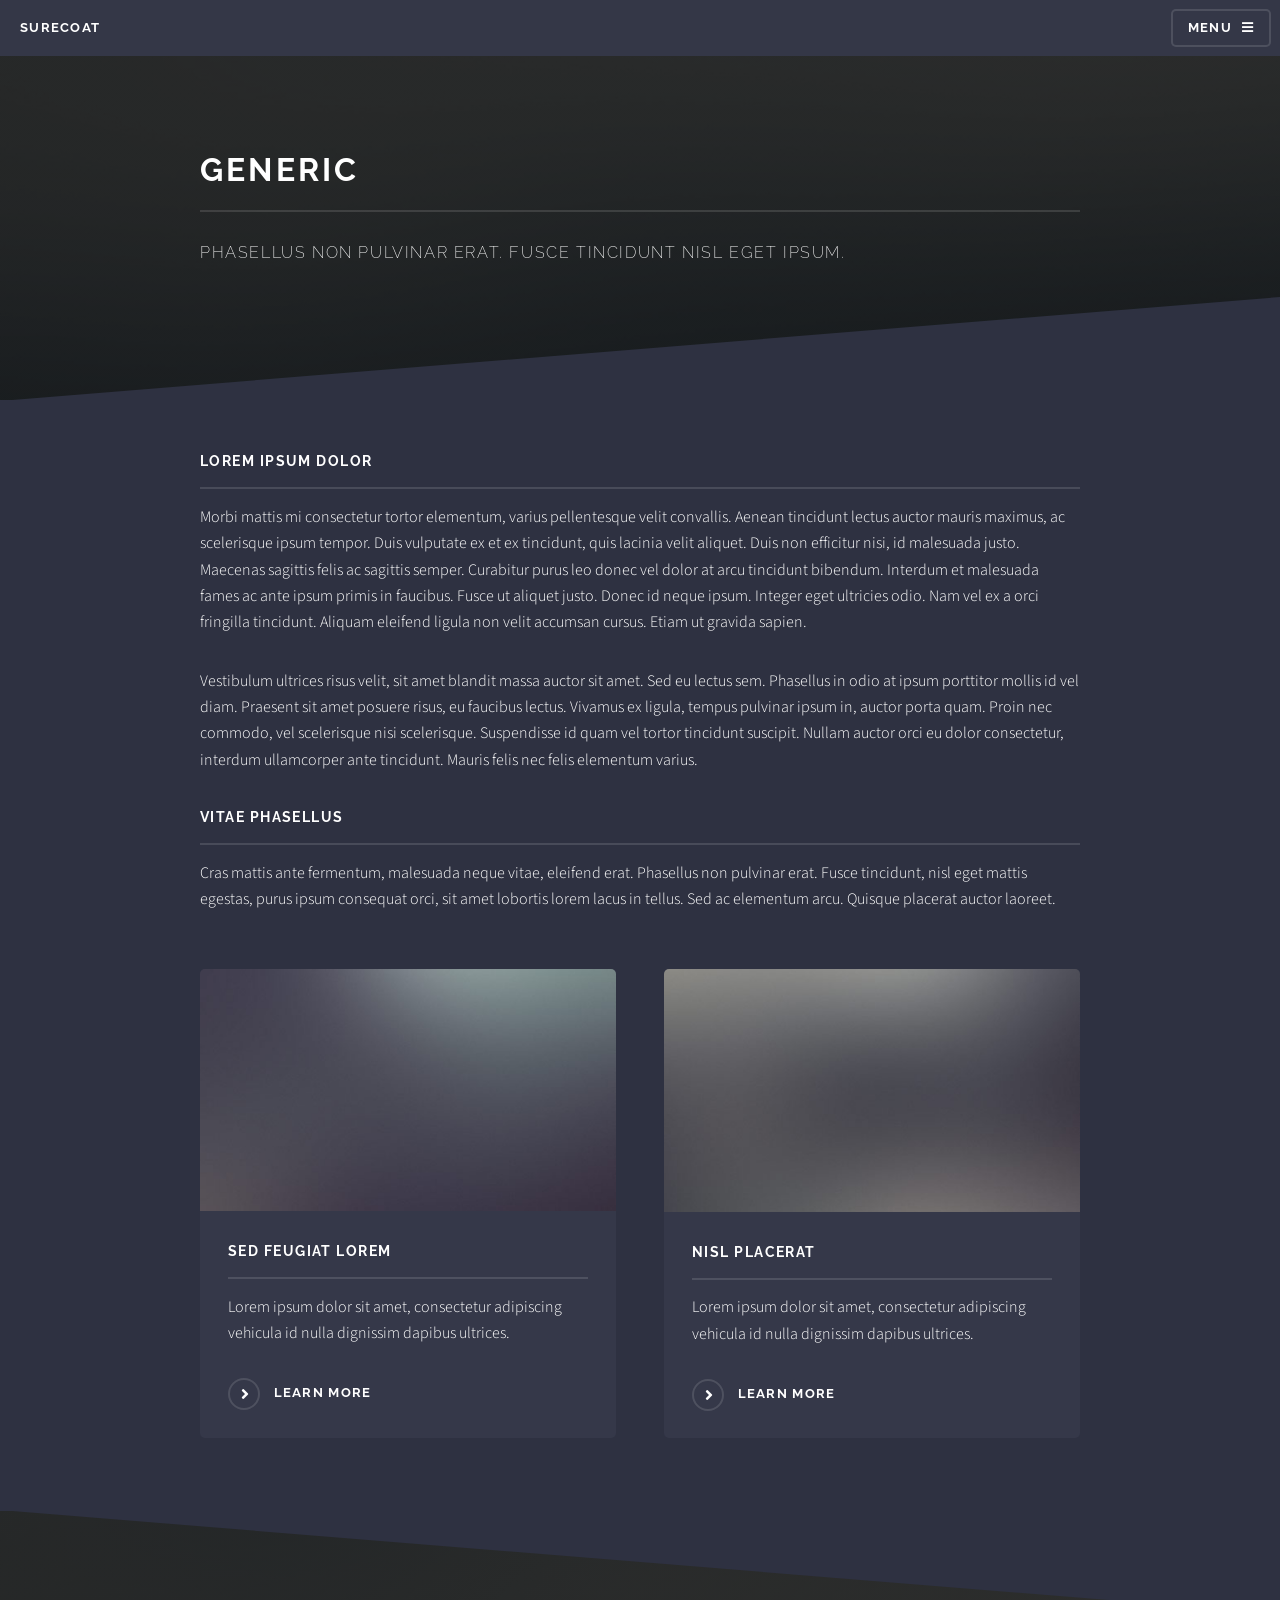
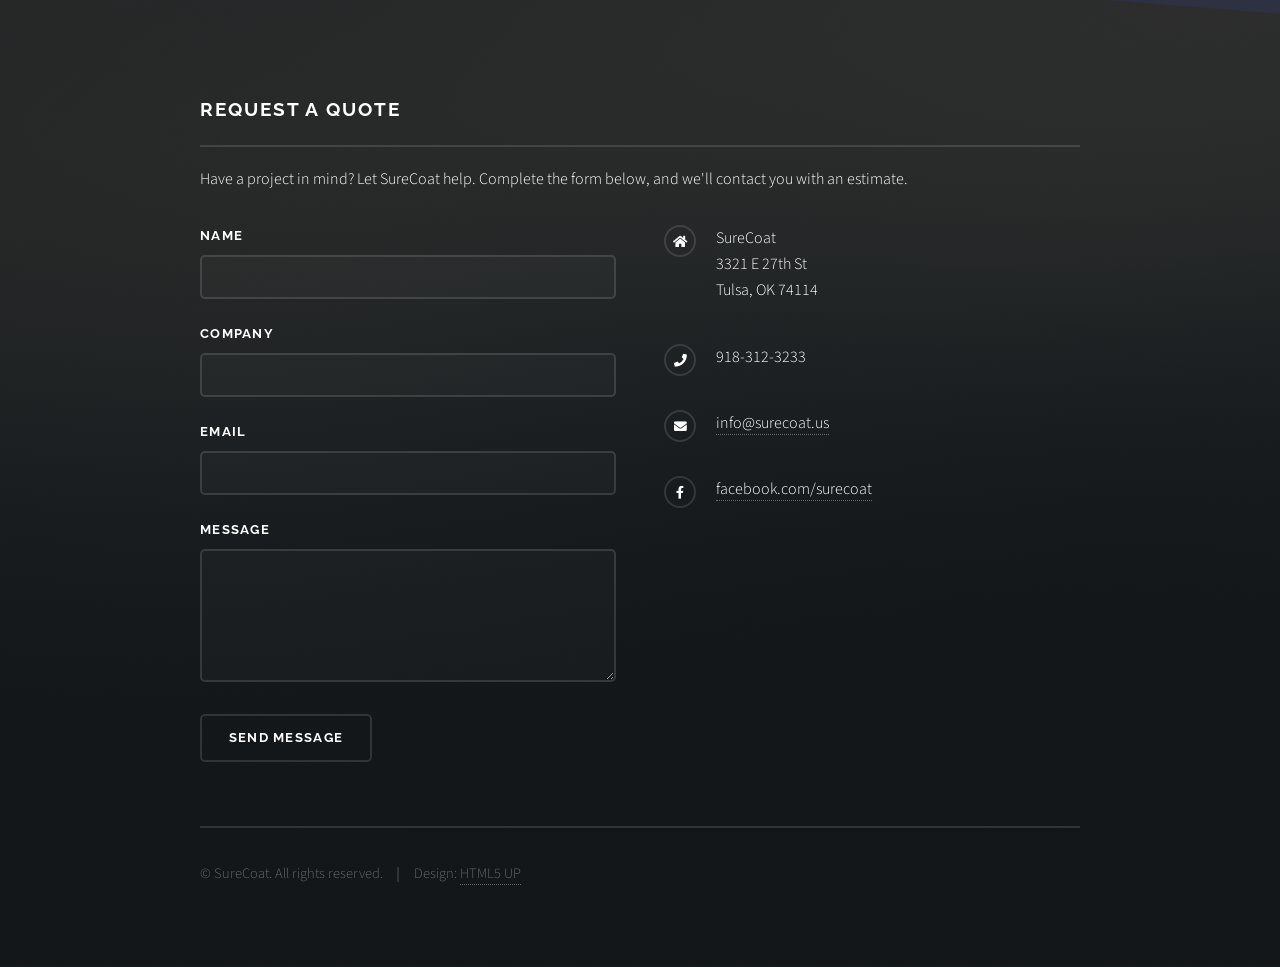
<file: generic.html>
<!DOCTYPE HTML>
<!--
	Solid State by HTML5 UP
	html5up.net | @ajlkn
	Free for personal and commercial use under the CCA 3.0 license (html5up.net/license)
-->
<html>
	<head>
		<title>SURECOAT</title>
		<meta charset="utf-8" />
		<meta name="viewport" content="width=device-width, initial-scale=1, user-scalable=no" />
		<link rel="stylesheet" href="assets/css/main.css" />
		<noscript><link rel="stylesheet" href="assets/css/noscript.css" /></noscript>
	</head>
	<body class="is-preload">

		<!-- Page Wrapper -->
			<div id="page-wrapper">

				<!-- Header -->
					<header id="header">
						<h1><a href="index.html">SURECOAT</a></h1>
						<nav>
							<a href="#menu">Menu</a>
						</nav>
					</header>

				<!-- Menu -->
					<nav id="menu">
						<div class="inner">
							<h2>Menu</h2>
							<ul class="links">
								<li><a href="index.html">Home</a></li>
								<li><a href="about.html">About</a></li>
								<li><a href="index.html#services">Services</a></li>
								<li><a href="index.html#footer">Contact</a></li>
							<a href="#" class="close">Close</a>
						</div>
					</nav>

				<!-- Wrapper -->
					<section id="wrapper">
						<header>
							<div class="inner">
								<h2>Generic</h2>
								<p>Phasellus non pulvinar erat. Fusce tincidunt nisl eget ipsum.</p>
							</div>
						</header>

						<!-- Content -->
							<div class="wrapper">
								<div class="inner">

									<h3 class="major">Lorem ipsum dolor</h3>
									<p>Morbi mattis mi consectetur tortor elementum, varius pellentesque velit convallis. Aenean tincidunt lectus auctor mauris maximus, ac scelerisque ipsum tempor. Duis vulputate ex et ex tincidunt, quis lacinia velit aliquet. Duis non efficitur nisi, id malesuada justo. Maecenas sagittis felis ac sagittis semper. Curabitur purus leo donec vel dolor at arcu tincidunt bibendum. Interdum et malesuada fames ac ante ipsum primis in faucibus. Fusce ut aliquet justo. Donec id neque ipsum. Integer eget ultricies odio. Nam vel ex a orci fringilla tincidunt. Aliquam eleifend ligula non velit accumsan cursus. Etiam ut gravida sapien.</p>

									<p>Vestibulum ultrices risus velit, sit amet blandit massa auctor sit amet. Sed eu lectus sem. Phasellus in odio at ipsum porttitor mollis id vel diam. Praesent sit amet posuere risus, eu faucibus lectus. Vivamus ex ligula, tempus pulvinar ipsum in, auctor porta quam. Proin nec commodo, vel scelerisque nisi scelerisque. Suspendisse id quam vel tortor tincidunt suscipit. Nullam auctor orci eu dolor consectetur, interdum ullamcorper ante tincidunt. Mauris felis nec felis elementum varius.</p>

									<h3 class="major">Vitae phasellus</h3>
									<p>Cras mattis ante fermentum, malesuada neque vitae, eleifend erat. Phasellus non pulvinar erat. Fusce tincidunt, nisl eget mattis egestas, purus ipsum consequat orci, sit amet lobortis lorem lacus in tellus. Sed ac elementum arcu. Quisque placerat auctor laoreet.</p>

									<section class="features">
										<article>
											<a href="#" class="image"><img src="images/pic04.jpg" alt="" /></a>
											<h3 class="major">Sed feugiat lorem</h3>
											<p>Lorem ipsum dolor sit amet, consectetur adipiscing vehicula id nulla dignissim dapibus ultrices.</p>
											<a href="#" class="special">Learn more</a>
										</article>
										<article>
											<a href="#" class="image"><img src="images/pic05.jpg" alt="" /></a>
											<h3 class="major">Nisl placerat</h3>
											<p>Lorem ipsum dolor sit amet, consectetur adipiscing vehicula id nulla dignissim dapibus ultrices.</p>
											<a href="#" class="special">Learn more</a>
										</article>
									</section>

								</div>
							</div>

					</section>

				<!-- Footer -->
					<section id="footer">
						<div class="inner">
							<h2 class="major">Request A Quote</h2>
							<p>Have a project in mind? Let SureCoat help. Complete the form below,
                               and we'll contact you with an estimate.</p>
							<form method="post" action="#">
								<div class="fields">
									<div class="field">
										<label for="name">Name</label>
										<input type="text" name="name" id="name" />
									</div>
									<div class="field">
										<label for="company">Company</label>
										<input type="text" name="company" id="company" />
									</div>
									<div class="field">
										<label for="email">Email</label>
										<input type="email" name="email" id="email" />
									</div>
									<div class="field">
										<label for="message">Message</label>
										<textarea name="message" id="message" rows="4"></textarea>
									</div>
								</div>
								<ul class="actions">
									<li><input type="submit" value="Send Message" /></li>
								</ul>
							</form>
							<ul class="contact">
								<li class="icon solid fa-home">
									SureCoat<br />
									3321 E 27th St<br />
									Tulsa, OK 74114
								</li>
								<li class="icon solid fa-phone">918-312-3233</li>
								<li class="icon solid fa-envelope"><a href="#">info@surecoat.us</a></li>
								<li class="icon brands fa-facebook-f"><a href="#">facebook.com/surecoat</a></li>
							</ul>
							<ul class="copyright">
								<li>&copy; SureCoat. All rights reserved.</li><li>Design: <a href="http://html5up.net">HTML5 UP</a></li>
							</ul>
						</div>
					</section>

			</div>

		<!-- Scripts -->
			<script src="assets/js/jquery.min.js"></script>
			<script src="assets/js/jquery.scrollex.min.js"></script>
			<script src="assets/js/browser.min.js"></script>
			<script src="assets/js/breakpoints.min.js"></script>
			<script src="assets/js/util.js"></script>
			<script src="assets/js/main.js"></script>

	</body>
</html>
</file>
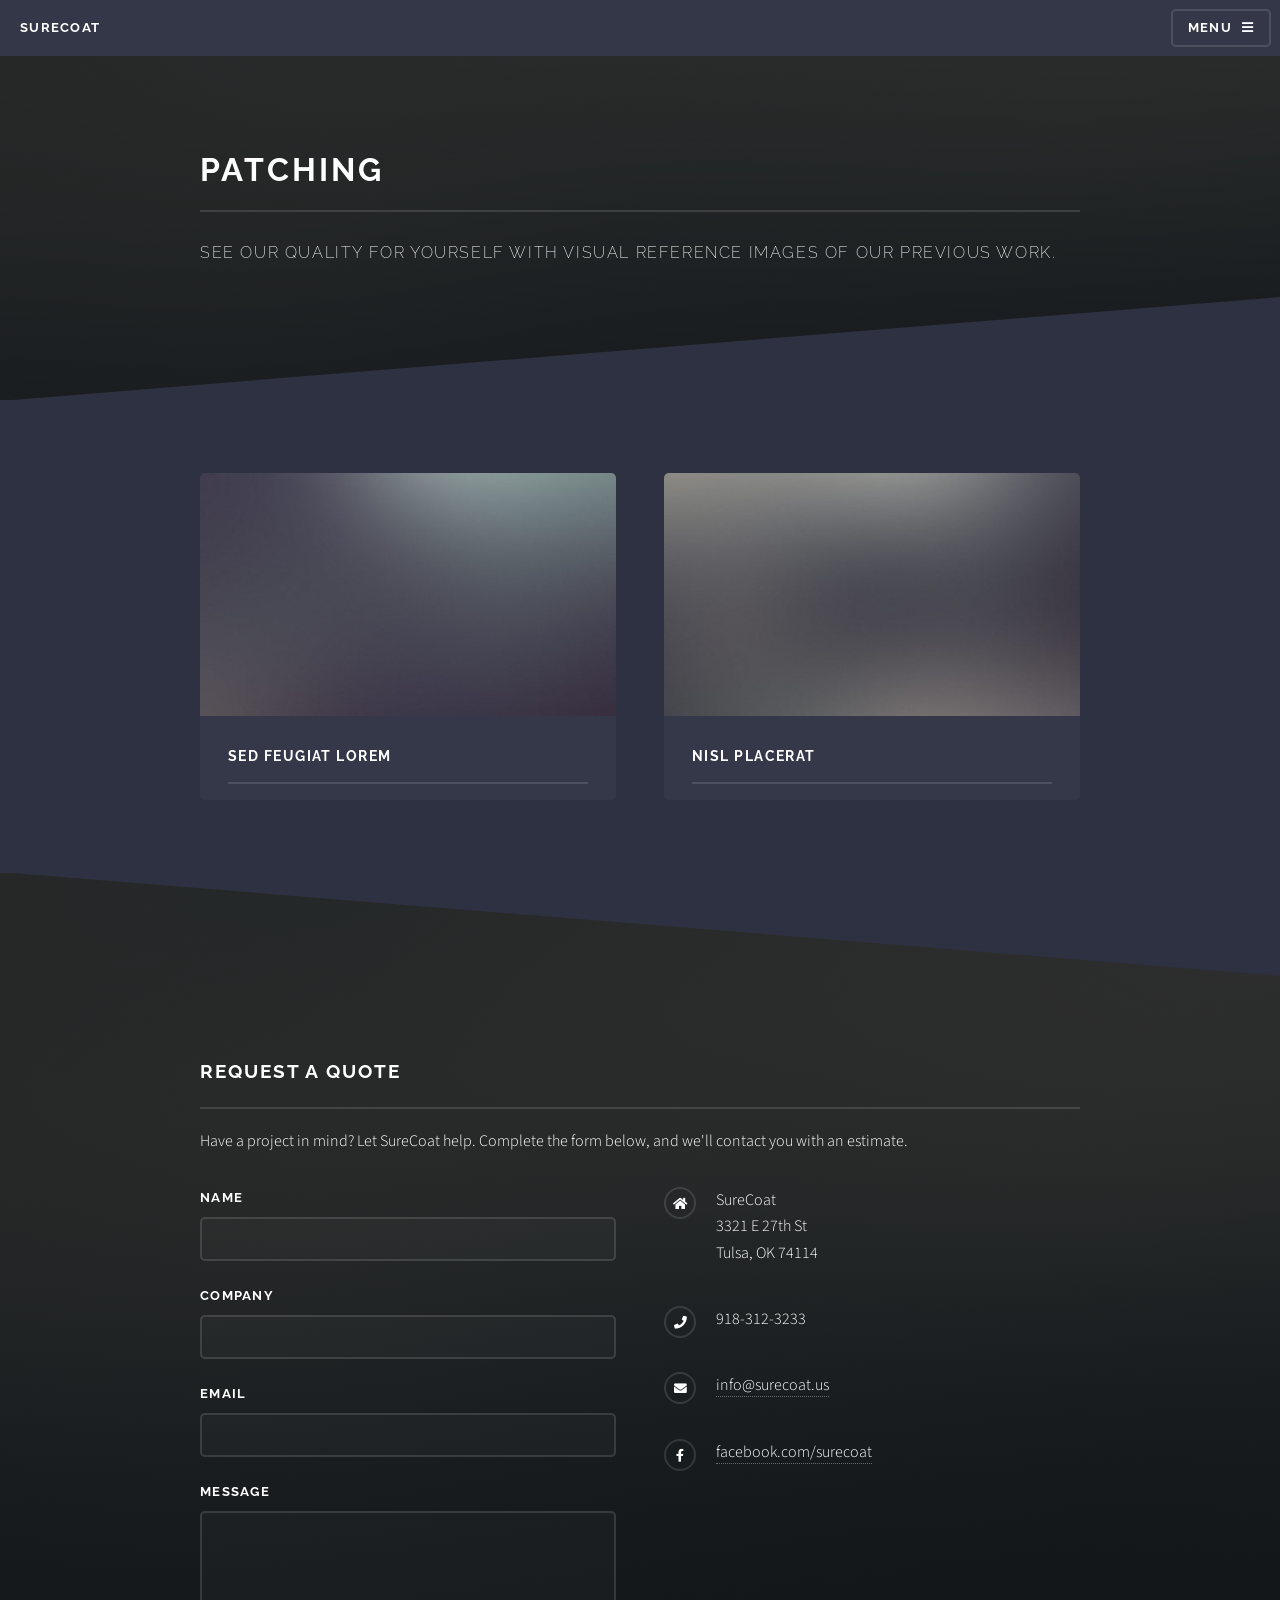
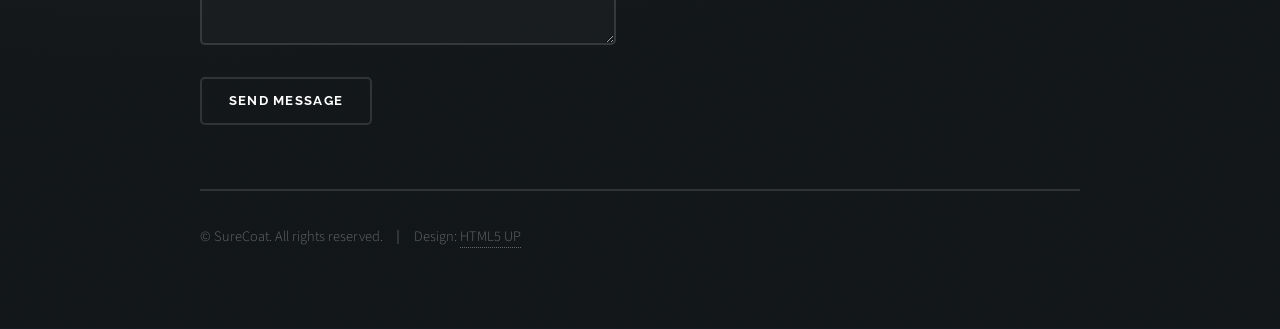
<file: patching.html>
<!DOCTYPE HTML>
<!--
	Solid State by HTML5 UP
	html5up.net | @ajlkn
	Free for personal and commercial use under the CCA 3.0 license (html5up.net/license)
-->
<html>
	<head>
		<title>SURECOAT</title>
		<meta charset="utf-8" />
		<meta name="viewport" content="width=device-width, initial-scale=1, user-scalable=no" />
		<link rel="stylesheet" href="assets/css/main.css" />
		<noscript><link rel="stylesheet" href="assets/css/noscript.css" /></noscript>
	</head>
	<body class="is-preload">

		<!-- Page Wrapper -->
			<div id="page-wrapper">

				<!-- Header -->
					<header id="header">
						<h1><a href="index.html">SURECOAT</a></h1>
						<nav>
							<a href="#menu">Menu</a>
						</nav>
					</header>

				<!-- Menu -->
					<nav id="menu">
						<div class="inner">
							<h2>Menu</h2>
							<ul class="links">
								<li><a href="index.html">Home</a></li>
								<li><a href="about.html">About</a></li>
								<li><a href="index.html#services">Services</a></li>
								<li><a href="index.html#footer">Contact</a></li>
							<a href="#" class="close">Close</a>
						</div>
					</nav>

				<!-- Wrapper -->
					<section id="wrapper">
						<header>
							<div class="inner">
								<h2>Patching</h2>
								<p>See our quality for yourself with visual reference images of our previous work.</p>
							</div>
						</header>

						<!-- Content -->
							<div class="wrapper">
								<div class="inner">

									<section class="features">
										<article>
											<a href="#" class="image"><img src="images/pic04.jpg" alt="" /></a>
											<h3 class="major">Sed feugiat lorem</h3>
										</article>
										<article>
											<a href="#" class="image"><img src="images/pic05.jpg" alt="" /></a>
											<h3 class="major">Nisl placerat</h3>
										</article>
									</section>

								</div>
							</div>

					</section>

				<!-- Footer -->
					<section id="footer">
						<div class="inner">
							<h2 class="major">Request A Quote</h2>
							<p>Have a project in mind? Let SureCoat help. Complete the form below,
                               and we'll contact you with an estimate.</p>
							<form method="post" action="#">
								<div class="fields">
									<div class="field">
										<label for="name">Name</label>
										<input type="text" name="name" id="name" />
									</div>
									<div class="field">
										<label for="company">Company</label>
										<input type="text" name="company" id="company" />
									</div>
									<div class="field">
										<label for="email">Email</label>
										<input type="email" name="email" id="email" />
									</div>
									<div class="field">
										<label for="message">Message</label>
										<textarea name="message" id="message" rows="4"></textarea>
									</div>
								</div>
								<ul class="actions">
									<li><input type="submit" value="Send Message" /></li>
								</ul>
							</form>
							<ul class="contact">
								<li class="icon solid fa-home">
									SureCoat<br />
									3321 E 27th St<br />
									Tulsa, OK 74114
								</li>
								<li class="icon solid fa-phone">918-312-3233</li>
								<li class="icon solid fa-envelope"><a href="#">info@surecoat.us</a></li>
								<li class="icon brands fa-facebook-f"><a href="#">facebook.com/surecoat</a></li>
							</ul>
							<ul class="copyright">
								<li>&copy; SureCoat. All rights reserved.</li><li>Design: <a href="http://html5up.net">HTML5 UP</a></li>
							</ul>
						</div>
					</section>

			</div>

		<!-- Scripts -->
			<script src="assets/js/jquery.min.js"></script>
			<script src="assets/js/jquery.scrollex.min.js"></script>
			<script src="assets/js/browser.min.js"></script>
			<script src="assets/js/breakpoints.min.js"></script>
			<script src="assets/js/util.js"></script>
			<script src="assets/js/main.js"></script>

	</body>
</html>
</file>
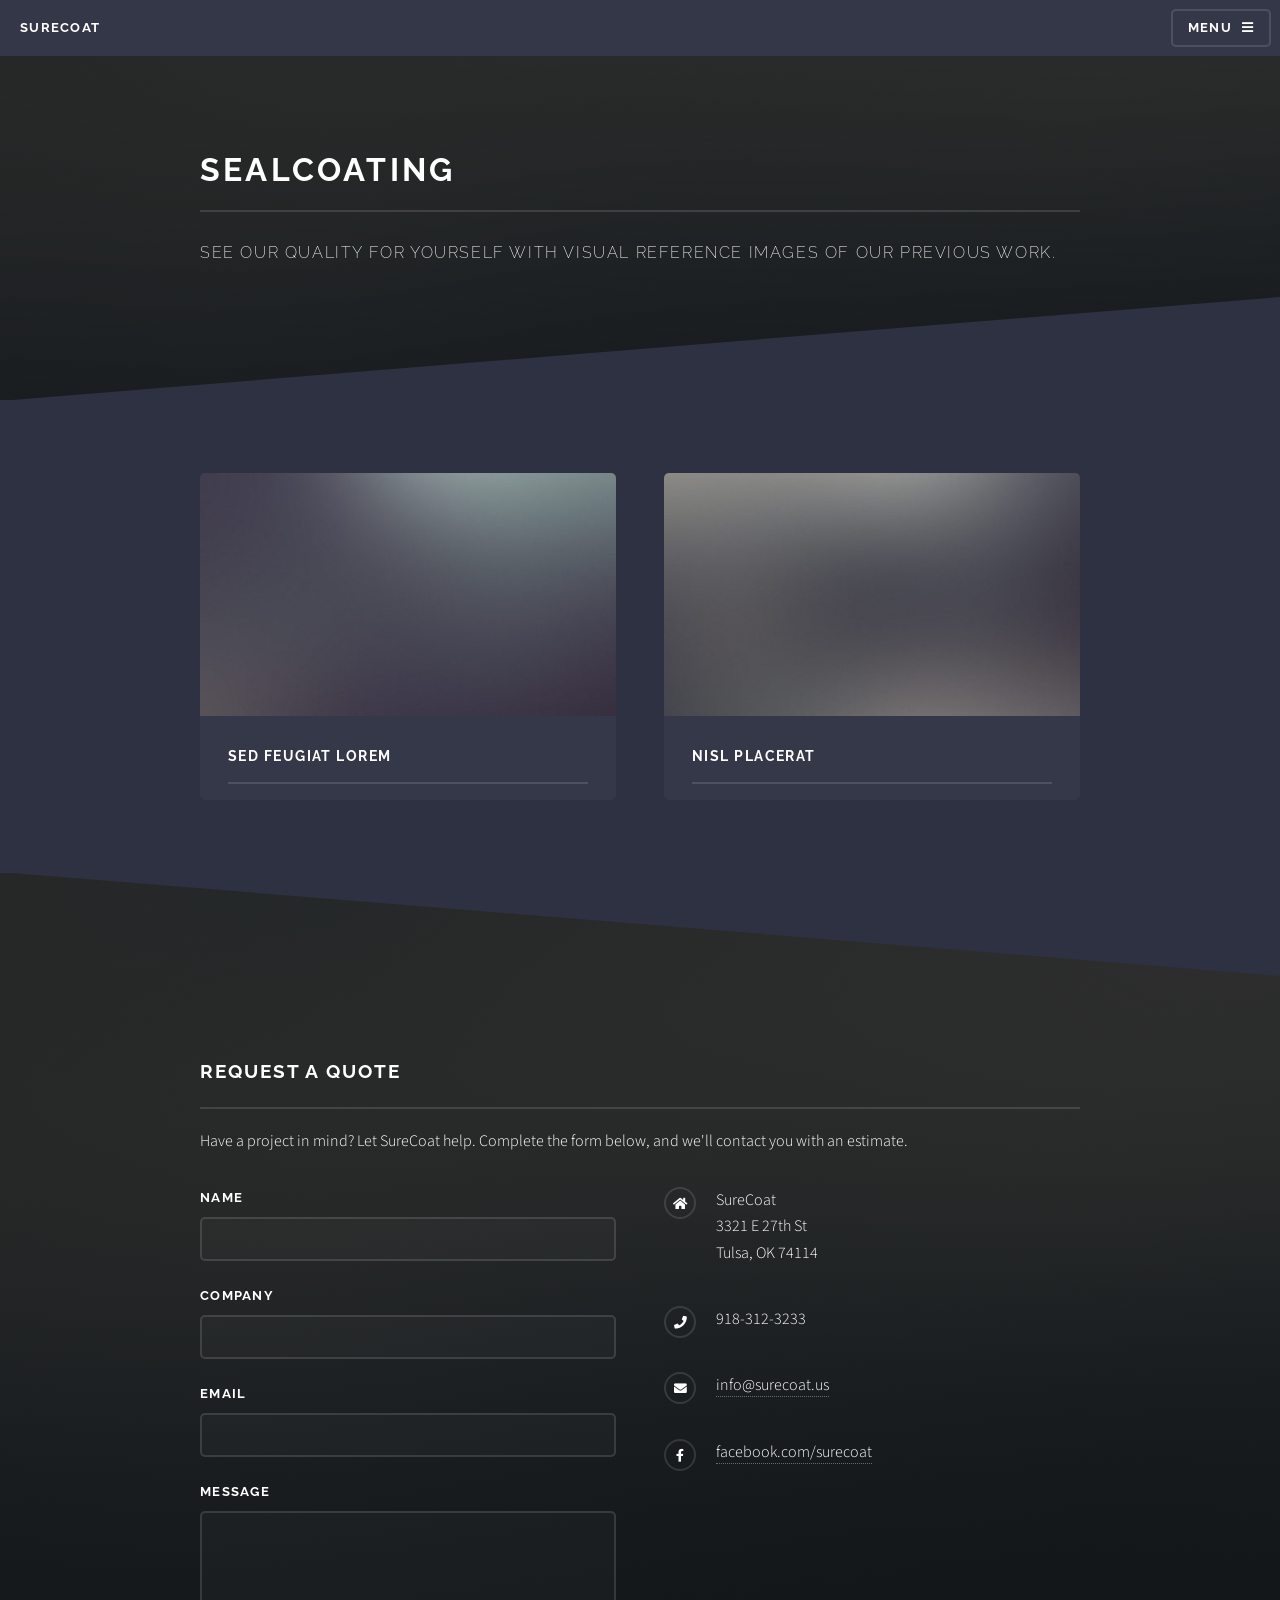
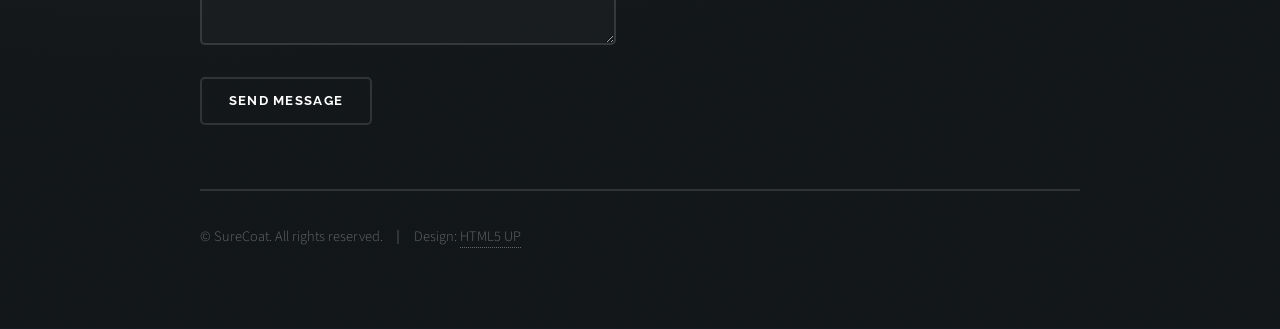
<file: sealcoating.html>
<!DOCTYPE HTML>
<!--
	Solid State by HTML5 UP
	html5up.net | @ajlkn
	Free for personal and commercial use under the CCA 3.0 license (html5up.net/license)
-->
<html>
	<head>
		<title>SURECOAT</title>
		<meta charset="utf-8" />
		<meta name="viewport" content="width=device-width, initial-scale=1, user-scalable=no" />
		<link rel="stylesheet" href="assets/css/main.css" />
		<noscript><link rel="stylesheet" href="assets/css/noscript.css" /></noscript>
	</head>
	<body class="is-preload">

		<!-- Page Wrapper -->
			<div id="page-wrapper">

				<!-- Header -->
					<header id="header">
						<h1><a href="index.html">SURECOAT</a></h1>
						<nav>
							<a href="#menu">Menu</a>
						</nav>
					</header>

				<!-- Menu -->
					<nav id="menu">
						<div class="inner">
							<h2>Menu</h2>
							<ul class="links">
								<li><a href="index.html">Home</a></li>
								<li><a href="about.html">About</a></li>
								<li><a href="index.html#services">Services</a></li>
								<li><a href="index.html#footer">Contact</a></li>
							<a href="#" class="close">Close</a>
						</div>
					</nav>

				<!-- Wrapper -->
					<section id="wrapper">
						<header>
							<div class="inner">
								<h2>Sealcoating</h2>
								<p>See our quality for yourself with visual reference images of our previous work.</p>
							</div>
						</header>

						<!-- Content -->
							<div class="wrapper">
								<div class="inner">

									<section class="features">
										<article>
											<a href="#" class="image"><img src="images/pic04.jpg" alt="" /></a>
											<h3 class="major">Sed feugiat lorem</h3>
										</article>
										<article>
											<a href="#" class="image"><img src="images/pic05.jpg" alt="" /></a>
											<h3 class="major">Nisl placerat</h3>
										</article>
									</section>

								</div>
							</div>

					</section>

				<!-- Footer -->
					<section id="footer">
						<div class="inner">
							<h2 class="major">Request A Quote</h2>
							<p>Have a project in mind? Let SureCoat help. Complete the form below,
                               and we'll contact you with an estimate.</p>
							<form method="post" action="#">
								<div class="fields">
									<div class="field">
										<label for="name">Name</label>
										<input type="text" name="name" id="name" />
									</div>
									<div class="field">
										<label for="company">Company</label>
										<input type="text" name="company" id="company" />
									</div>
									<div class="field">
										<label for="email">Email</label>
										<input type="email" name="email" id="email" />
									</div>
									<div class="field">
										<label for="message">Message</label>
										<textarea name="message" id="message" rows="4"></textarea>
									</div>
								</div>
								<ul class="actions">
									<li><input type="submit" value="Send Message" /></li>
								</ul>
							</form>
							<ul class="contact">
								<li class="icon solid fa-home">
									SureCoat<br />
									3321 E 27th St<br />
									Tulsa, OK 74114
								</li>
								<li class="icon solid fa-phone">918-312-3233</li>
								<li class="icon solid fa-envelope"><a href="#">info@surecoat.us</a></li>
								<li class="icon brands fa-facebook-f"><a href="#">facebook.com/surecoat</a></li>
							</ul>
							<ul class="copyright">
								<li>&copy; SureCoat. All rights reserved.</li><li>Design: <a href="http://html5up.net">HTML5 UP</a></li>
							</ul>
						</div>
					</section>

			</div>

		<!-- Scripts -->
			<script src="assets/js/jquery.min.js"></script>
			<script src="assets/js/jquery.scrollex.min.js"></script>
			<script src="assets/js/browser.min.js"></script>
			<script src="assets/js/breakpoints.min.js"></script>
			<script src="assets/js/util.js"></script>
			<script src="assets/js/main.js"></script>

	</body>
</html>
</file>
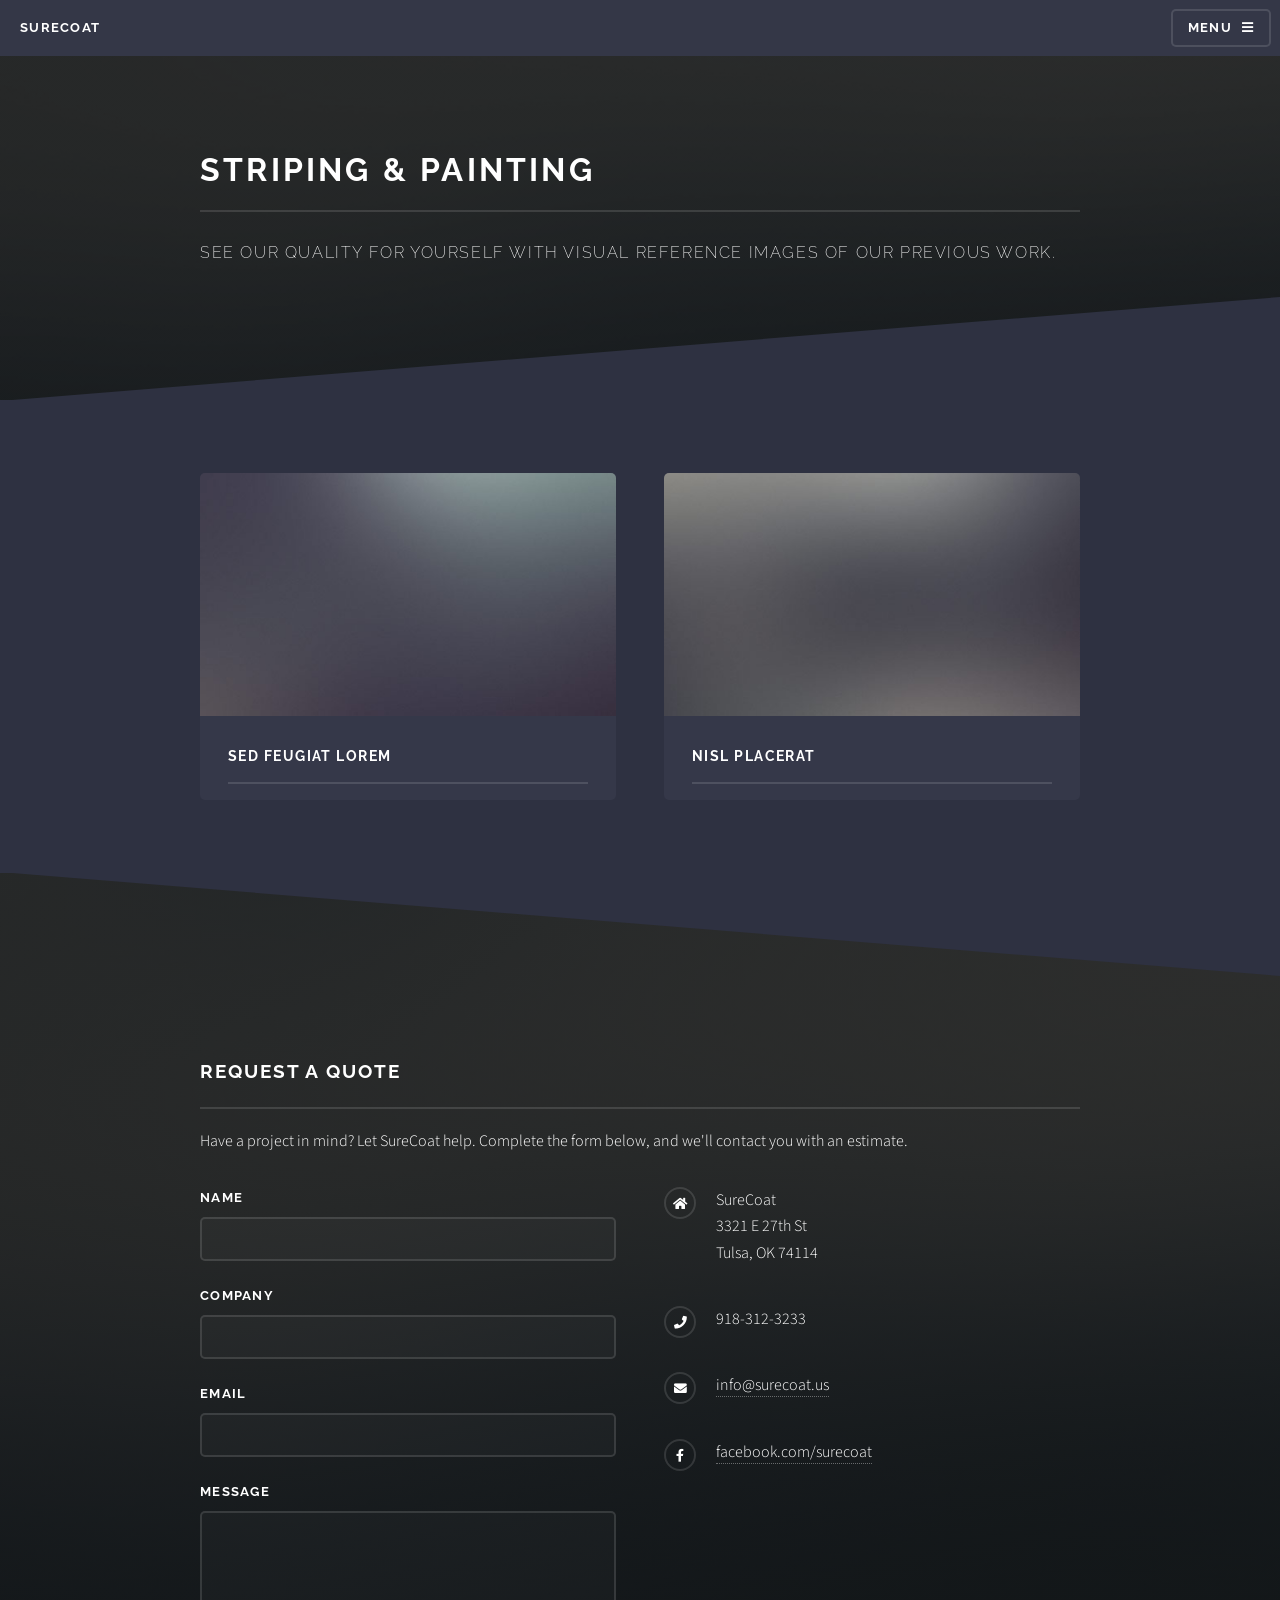
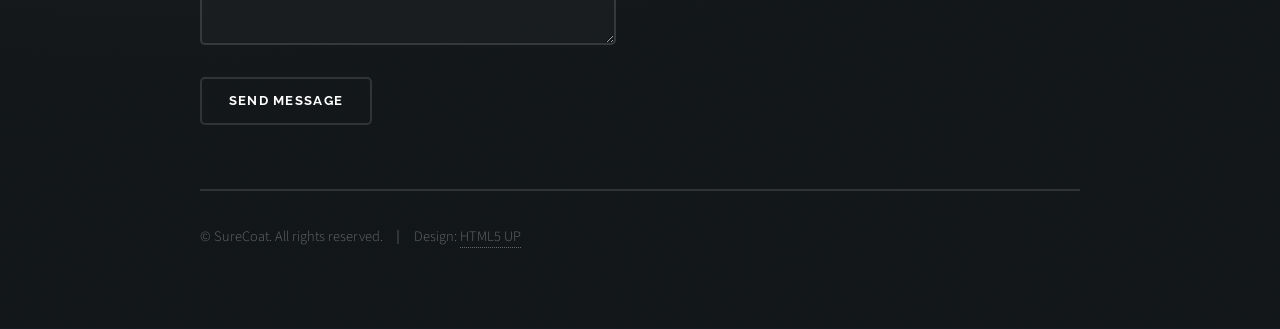
<file: striping.html>
<!DOCTYPE HTML>
<!--
	Solid State by HTML5 UP
	html5up.net | @ajlkn
	Free for personal and commercial use under the CCA 3.0 license (html5up.net/license)
-->
<html>
	<head>
		<title>SURECOAT</title>
		<meta charset="utf-8" />
		<meta name="viewport" content="width=device-width, initial-scale=1, user-scalable=no" />
		<link rel="stylesheet" href="assets/css/main.css" />
		<noscript><link rel="stylesheet" href="assets/css/noscript.css" /></noscript>
	</head>
	<body class="is-preload">

		<!-- Page Wrapper -->
			<div id="page-wrapper">

				<!-- Header -->
					<header id="header">
						<h1><a href="index.html">SURECOAT</a></h1>
						<nav>
							<a href="#menu">Menu</a>
						</nav>
					</header>

				<!-- Menu -->
					<nav id="menu">
						<div class="inner">
							<h2>Menu</h2>
							<ul class="links">
								<li><a href="index.html">Home</a></li>
								<li><a href="about.html">About</a></li>
								<li><a href="index.html#services">Services</a></li>
								<li><a href="index.html#footer">Contact</a></li>
							<a href="#" class="close">Close</a>
						</div>
					</nav>

				<!-- Wrapper -->
					<section id="wrapper">
						<header>
							<div class="inner">
								<h2>Striping & Painting</h2>
								<p>See our quality for yourself with visual reference images of our previous work.</p>
							</div>
						</header>

						<!-- Content -->
							<div class="wrapper">
								<div class="inner">

									<section class="features">
										<article>
											<a href="#" class="image"><img src="images/pic04.jpg" alt="" /></a>
											<h3 class="major">Sed feugiat lorem</h3>
										</article>
										<article>
											<a href="#" class="image"><img src="images/pic05.jpg" alt="" /></a>
											<h3 class="major">Nisl placerat</h3>
										</article>
									</section>

								</div>
							</div>

					</section>

				<!-- Footer -->
					<section id="footer">
						<div class="inner">
							<h2 class="major">Request A Quote</h2>
							<p>Have a project in mind? Let SureCoat help. Complete the form below,
                               and we'll contact you with an estimate.</p>
							<form method="post" action="#">
								<div class="fields">
									<div class="field">
										<label for="name">Name</label>
										<input type="text" name="name" id="name" />
									</div>
									<div class="field">
										<label for="company">Company</label>
										<input type="text" name="company" id="company" />
									</div>
									<div class="field">
										<label for="email">Email</label>
										<input type="email" name="email" id="email" />
									</div>
									<div class="field">
										<label for="message">Message</label>
										<textarea name="message" id="message" rows="4"></textarea>
									</div>
								</div>
								<ul class="actions">
									<li><input type="submit" value="Send Message" /></li>
								</ul>
							</form>
							<ul class="contact">
								<li class="icon solid fa-home">
									SureCoat<br />
									3321 E 27th St<br />
									Tulsa, OK 74114
								</li>
								<li class="icon solid fa-phone">918-312-3233</li>
								<li class="icon solid fa-envelope"><a href="#">info@surecoat.us</a></li>
								<li class="icon brands fa-facebook-f"><a href="#">facebook.com/surecoat</a></li>
							</ul>
							<ul class="copyright">
								<li>&copy; SureCoat. All rights reserved.</li><li>Design: <a href="http://html5up.net">HTML5 UP</a></li>
							</ul>
						</div>
					</section>

			</div>

		<!-- Scripts -->
			<script src="assets/js/jquery.min.js"></script>
			<script src="assets/js/jquery.scrollex.min.js"></script>
			<script src="assets/js/browser.min.js"></script>
			<script src="assets/js/breakpoints.min.js"></script>
			<script src="assets/js/util.js"></script>
			<script src="assets/js/main.js"></script>

	</body>
</html>
</file>
<file: assets/css/noscript.css>
/*
	Solid State by HTML5 UP
	html5up.net | @ajlkn
	Free for personal and commercial use under the CCA 3.0 license (html5up.net/license)
*/

/* Banner */

	body.is-preload #banner .logo {
		-moz-transform: none;
		-webkit-transform: none;
		-ms-transform: none;
		transform: none;
		opacity: 1;
	}

	body.is-preload #banner h2 {
		opacity: 1;
		-moz-transform: none;
		-webkit-transform: none;
		-ms-transform: none;
		transform: none;
		-moz-filter: none;
		-webkit-filter: none;
		-ms-filter: none;
		filter: none;
	}

	body.is-preload #banner p {
		opacity: 01;
		-moz-transform: none;
		-webkit-transform: none;
		-ms-transform: none;
		transform: none;
		-moz-filter: none;
		-webkit-filter: none;
		-ms-filter: none;
		filter: none;
	}
</file>
<file: assets/css/main.css>
@import url(fontawesome-all.min.css);
@import url("https://fonts.googleapis.com/css?family=Raleway:200,700|Source+Sans+Pro:300,600,300italic,600italic");

/*
	Solid State by HTML5 UP
	html5up.net | @ajlkn
	Free for personal and commercial use under the CCA 3.0 license (html5up.net/license)
*/

html, body, div, span, applet, object,
iframe, h1, h2, h3, h4, h5, h6, p, blockquote,
pre, a, abbr, acronym, address, big, cite,
code, del, dfn, em, img, ins, kbd, q, s, samp,
small, strike, strong, sub, sup, tt, var, b,
u, i, center, dl, dt, dd, ol, ul, li, fieldset,
form, label, legend, table, caption, tbody,
tfoot, thead, tr, th, td, article, aside,
canvas, details, embed, figure, figcaption,
footer, header, hgroup, menu, nav, output, ruby,
section, summary, time, mark, audio, video {
	margin: 0;
	padding: 0;
	border: 0;
	font-size: 100%;
	font: inherit;
	vertical-align: baseline;}

article, aside, details, figcaption, figure,
footer, header, hgroup, menu, nav, section {
	display: block;}

body {
	line-height: 1;
}

ol, ul {
	list-style: none;
}

blockquote, q {
	quotes: none;
}

	blockquote:before, blockquote:after, q:before, q:after {
		content: '';
		content: none;
	}

table {
	border-collapse: collapse;
	border-spacing: 0;
}

body {
	-webkit-text-size-adjust: none;
}

mark {
	background-color: transparent;
	color: inherit;
}

input::-moz-focus-inner {
	border: 0;
	padding: 0;
}

input, select, textarea {
	-moz-appearance: none;
	-webkit-appearance: none;
	-ms-appearance: none;
	appearance: none;
}

/* Basic */

	@-ms-viewport {
		width: device-width;
	}

	body {
		-ms-overflow-style: scrollbar;
	}

	@media screen and (max-width: 480px) {

		html, body {
			min-width: 320px;
		}

	}

	html {
		box-sizing: border-box;
	}

	*, *:before, *:after {
		box-sizing: inherit;
	}

	body {
		background-color: #111111;
		background-image: linear-gradient(to top, rgba(17, 17, 17, 0.85), rgba(17, 17, 17, 0.85)), url("../../images/bg.jpg");
		background-size: auto,
 cover;
		background-attachment: fixed,
 fixed;
		background-position: center,
 center;
	}

		body.is-preload *, body.is-preload *:before, body.is-preload *:after {
			-moz-animation: none !important;
			-webkit-animation: none !important;
			-ms-animation: none !important;
			animation: none !important;
			-moz-transition: none !important;
			-webkit-transition: none !important;
			-ms-transition: none !important;
			transition: none !important;
		}

/* Type */

	body, input, select, textarea {
		color: #ffffff;
		font-family: "Source Sans Pro", Helvetica, sans-serif;
		font-size: 16.5pt;
		font-weight: 300;
		line-height: 1.65;
	}

		@media screen and (max-width: 1680px) {

			body, input, select, textarea {
				font-size: 13pt;
			}

		}

		@media screen and (max-width: 1280px) {

			body, input, select, textarea {
				font-size: 12pt;
			}

		}

		@media screen and (max-width: 980px) {

			body, input, select, textarea {
				font-size: 12pt;
			}

		}

		@media screen and (max-width: 736px) {

			body, input, select, textarea {
				font-size: 12pt;
			}

		}

		@media screen and (max-width: 480px) {

			body, input, select, textarea {
				font-size: 12pt;
			}

		}

	a {
		-moz-transition: color 0.2s ease-in-out, border-bottom-color 0.2s ease-in-out;
		-webkit-transition: color 0.2s ease-in-out, border-bottom-color 0.2s ease-in-out;
		-ms-transition: color 0.2s ease-in-out, border-bottom-color 0.2s ease-in-out;
		transition: color 0.2s ease-in-out, border-bottom-color 0.2s ease-in-out;
		border-bottom: dotted 1px rgba(255, 255, 255, 0.35);
		color: #ffffff;
		text-decoration: none;
	}

		a:hover {
			border-bottom-color: transparent;
			color: #ffffff !important;
		}

		a.special:not(.button) {
			text-decoration: none;
			border-bottom: 0;
			display: block;
			font-family: Raleway, Helvetica, sans-serif;
			font-size: 0.8em;
			font-weight: 700;
			letter-spacing: 0.1em;
			margin: 0 0 2em 0;
			text-transform: uppercase;
		}

			a.special:not(.button):before {
				-moz-osx-font-smoothing: grayscale;
				-webkit-font-smoothing: antialiased;
				display: inline-block;
				font-style: normal;
				font-variant: normal;
				text-rendering: auto;
				line-height: 1;
				text-transform: none !important;
				font-family: 'Font Awesome 5 Free';
				font-weight: 900;
			}

			a.special:not(.button):before {
				-moz-transition: background-color 0.2s ease-in-out;
				-webkit-transition: background-color 0.2s ease-in-out;
				-ms-transition: background-color 0.2s ease-in-out;
				transition: background-color 0.2s ease-in-out;
				border-radius: 100%;
				border: solid 2px rgba(255, 255, 255, 0.125);
				content: '\f105';
				display: inline-block;
				font-size: 1.25em;
				height: 2em;
				line-height: 1.75em;
				margin-right: 0.85em;
				text-align: center;
				text-indent: 0.15em;
				vertical-align: middle;
				width: 2em;
			}

			a.special:not(.button):hover:before {
				background-color: rgba(255, 255, 255, 0.025);
			}

			a.special:not(.button):active:before {
				background-color: rgba(255, 255, 255, 0.075);
			}

	strong, b {
		color: #ffffff;
		font-weight: 600;
	}

	em, i {
		font-style: italic;
	}

	p {
		margin: 0 0 2em 0;
	}

	h1, h2, h3, h4, h5, h6 {
		color: #ffffff;
		font-family: Raleway, Helvetica, sans-serif;
		font-weight: 700;
		letter-spacing: 0.1em;
		margin: 0 0 1em 0;
		text-transform: uppercase;
	}

		h1 a, h2 a, h3 a, h4 a, h5 a, h6 a {
			color: inherit;
			text-decoration: none;
			border-bottom: 0;
		}

		h1 span, h2 span, h3 span, h4 span, h5 span, h6 span {
			font-weight: 200;
		}

		h1.major, h2.major, h3.major, h4.major, h5.major, h6.major {
			padding-bottom: 1em;
			border-bottom: solid 2px rgba(255, 255, 255, 0.125);
		}

	h2 {
		font-size: 1.2em;
	}

	h3 {
		font-size: 0.9em;
	}

	h4 {
		font-size: 0.7em;
	}

	h5 {
		font-size: 0.7em;
	}

	h6 {
		font-size: 0.7em;
	}

	@media screen and (max-width: 736px) {

		h2 {
			font-size: 1em;
		}

		h3 {
			font-size: 0.8em;
		}

	}

	sub {
		font-size: 0.8em;
		position: relative;
		top: 0.5em;
	}

	sup {
		font-size: 0.8em;
		position: relative;
		top: -0.5em;
	}

	blockquote {
		border-left: solid 4px rgba(255, 255, 255, 0.125);
		font-style: italic;
		margin: 0 0 2em 0;
		padding: 0.5em 0 0.5em 2em;
	}

	code {
		background: rgba(255, 255, 255, 0.025);
		border-radius: 5px;
		border: solid 2px rgba(255, 255, 255, 0.125);
		font-family: "Courier New", monospace;
		font-size: 0.9em;
		margin: 0 0.25em;
		padding: 0.25em 0.65em;
	}

	pre {
		-webkit-overflow-scrolling: touch;
		font-family: "Courier New", monospace;
		font-size: 0.9em;
		margin: 0 0 2em 0;
	}

		pre code {
			display: block;
			line-height: 1.75em;
			padding: 1em 1.5em;
			overflow-x: auto;
		}

	hr {
		border: 0;
		border-bottom: solid 2px rgba(255, 255, 255, 0.125);
		margin: 2.5em 0;
	}

		hr.major {
			margin: 4em 0;
		}

	.align-left {
		text-align: left;
	}

	.align-center {
		text-align: center;
	}

	.align-right {
		text-align: right;
	}

/* Row */

	.row {
		display: flex;
		flex-wrap: wrap;
		box-sizing: border-box;
		align-items: stretch;
	}

		.row > * {
			box-sizing: border-box;
		}

		.row.gtr-uniform > * > :last-child {
			margin-bottom: 0;
		}

		.row.aln-left {
			justify-content: flex-start;
		}

		.row.aln-center {
			justify-content: center;
		}

		.row.aln-right {
			justify-content: flex-end;
		}

		.row.aln-top {
			align-items: flex-start;
		}

		.row.aln-middle {
			align-items: center;
		}

		.row.aln-bottom {
			align-items: flex-end;
		}

		.row > .imp {
			order: -1;
		}

		.row > .col-1 {
			width: 8.33333%;
		}

		.row > .off-1 {
			margin-left: 8.33333%;
		}

		.row > .col-2 {
			width: 16.66667%;
		}

		.row > .off-2 {
			margin-left: 16.66667%;
		}

		.row > .col-3 {
			width: 25%;
		}

		.row > .off-3 {
			margin-left: 25%;
		}

		.row > .col-4 {
			width: 33.33333%;
		}

		.row > .off-4 {
			margin-left: 33.33333%;
		}

		.row > .col-5 {
			width: 41.66667%;
		}

		.row > .off-5 {
			margin-left: 41.66667%;
		}

		.row > .col-6 {
			width: 50%;
		}

		.row > .off-6 {
			margin-left: 50%;
		}

		.row > .col-7 {
			width: 58.33333%;
		}

		.row > .off-7 {
			margin-left: 58.33333%;
		}

		.row > .col-8 {
			width: 66.66667%;
		}

		.row > .off-8 {
			margin-left: 66.66667%;
		}

		.row > .col-9 {
			width: 75%;
		}

		.row > .off-9 {
			margin-left: 75%;
		}

		.row > .col-10 {
			width: 83.33333%;
		}

		.row > .off-10 {
			margin-left: 83.33333%;
		}

		.row > .col-11 {
			width: 91.66667%;
		}

		.row > .off-11 {
			margin-left: 91.66667%;
		}

		.row > .col-12 {
			width: 100%;
		}

		.row > .off-12 {
			margin-left: 100%;
		}

		.row.gtr-0 {
			margin-top: 0;
			margin-left: 0em;
		}

			.row.gtr-0 > * {
				padding: 0 0 0 0em;
			}

			.row.gtr-0.gtr-uniform {
				margin-top: 0em;
			}

				.row.gtr-0.gtr-uniform > * {
					padding-top: 0em;
				}

		.row.gtr-25 {
			margin-top: 0;
			margin-left: -0.4375em;
		}

			.row.gtr-25 > * {
				padding: 0 0 0 0.4375em;
			}

			.row.gtr-25.gtr-uniform {
				margin-top: -0.4375em;
			}

				.row.gtr-25.gtr-uniform > * {
					padding-top: 0.4375em;
				}

		.row.gtr-50 {
			margin-top: 0;
			margin-left: -0.875em;
		}

			.row.gtr-50 > * {
				padding: 0 0 0 0.875em;
			}

			.row.gtr-50.gtr-uniform {
				margin-top: -0.875em;
			}

				.row.gtr-50.gtr-uniform > * {
					padding-top: 0.875em;
				}

		.row {
			margin-top: 0;
			margin-left: -1.75em;
		}

			.row > * {
				padding: 0 0 0 1.75em;
			}

			.row.gtr-uniform {
				margin-top: -1.75em;
			}

				.row.gtr-uniform > * {
					padding-top: 1.75em;
				}

		.row.gtr-150 {
			margin-top: 0;
			margin-left: -2.625em;
		}

			.row.gtr-150 > * {
				padding: 0 0 0 2.625em;
			}

			.row.gtr-150.gtr-uniform {
				margin-top: -2.625em;
			}

				.row.gtr-150.gtr-uniform > * {
					padding-top: 2.625em;
				}

		.row.gtr-200 {
			margin-top: 0;
			margin-left: -3.5em;
		}

			.row.gtr-200 > * {
				padding: 0 0 0 3.5em;
			}

			.row.gtr-200.gtr-uniform {
				margin-top: -3.5em;
			}

				.row.gtr-200.gtr-uniform > * {
					padding-top: 3.5em;
				}

		@media screen and (max-width: 1680px) {

			.row {
				display: flex;
				flex-wrap: wrap;
				box-sizing: border-box;
				align-items: stretch;
			}

				.row > * {
					box-sizing: border-box;
				}

				.row.gtr-uniform > * > :last-child {
					margin-bottom: 0;
				}

				.row.aln-left {
					justify-content: flex-start;
				}

				.row.aln-center {
					justify-content: center;
				}

				.row.aln-right {
					justify-content: flex-end;
				}

				.row.aln-top {
					align-items: flex-start;
				}

				.row.aln-middle {
					align-items: center;
				}

				.row.aln-bottom {
					align-items: flex-end;
				}

				.row > .imp-xlarge {
					order: -1;
				}

				.row > .col-1-xlarge {
					width: 8.33333%;
				}

				.row > .off-1-xlarge {
					margin-left: 8.33333%;
				}

				.row > .col-2-xlarge {
					width: 16.66667%;
				}

				.row > .off-2-xlarge {
					margin-left: 16.66667%;
				}

				.row > .col-3-xlarge {
					width: 25%;
				}

				.row > .off-3-xlarge {
					margin-left: 25%;
				}

				.row > .col-4-xlarge {
					width: 33.33333%;
				}

				.row > .off-4-xlarge {
					margin-left: 33.33333%;
				}

				.row > .col-5-xlarge {
					width: 41.66667%;
				}

				.row > .off-5-xlarge {
					margin-left: 41.66667%;
				}

				.row > .col-6-xlarge {
					width: 50%;
				}

				.row > .off-6-xlarge {
					margin-left: 50%;
				}

				.row > .col-7-xlarge {
					width: 58.33333%;
				}

				.row > .off-7-xlarge {
					margin-left: 58.33333%;
				}

				.row > .col-8-xlarge {
					width: 66.66667%;
				}

				.row > .off-8-xlarge {
					margin-left: 66.66667%;
				}

				.row > .col-9-xlarge {
					width: 75%;
				}

				.row > .off-9-xlarge {
					margin-left: 75%;
				}

				.row > .col-10-xlarge {
					width: 83.33333%;
				}

				.row > .off-10-xlarge {
					margin-left: 83.33333%;
				}

				.row > .col-11-xlarge {
					width: 91.66667%;
				}

				.row > .off-11-xlarge {
					margin-left: 91.66667%;
				}

				.row > .col-12-xlarge {
					width: 100%;
				}

				.row > .off-12-xlarge {
					margin-left: 100%;
				}

				.row.gtr-0 {
					margin-top: 0;
					margin-left: 0em;
				}

					.row.gtr-0 > * {
						padding: 0 0 0 0em;
					}

					.row.gtr-0.gtr-uniform {
						margin-top: 0em;
					}

						.row.gtr-0.gtr-uniform > * {
							padding-top: 0em;
						}

				.row.gtr-25 {
					margin-top: 0;
					margin-left: -0.4375em;
				}

					.row.gtr-25 > * {
						padding: 0 0 0 0.4375em;
					}

					.row.gtr-25.gtr-uniform {
						margin-top: -0.4375em;
					}

						.row.gtr-25.gtr-uniform > * {
							padding-top: 0.4375em;
						}

				.row.gtr-50 {
					margin-top: 0;
					margin-left: -0.875em;
				}

					.row.gtr-50 > * {
						padding: 0 0 0 0.875em;
					}

					.row.gtr-50.gtr-uniform {
						margin-top: -0.875em;
					}

						.row.gtr-50.gtr-uniform > * {
							padding-top: 0.875em;
						}

				.row {
					margin-top: 0;
					margin-left: -1.75em;
				}

					.row > * {
						padding: 0 0 0 1.75em;
					}

					.row.gtr-uniform {
						margin-top: -1.75em;
					}

						.row.gtr-uniform > * {
							padding-top: 1.75em;
						}

				.row.gtr-150 {
					margin-top: 0;
					margin-left: -2.625em;
				}

					.row.gtr-150 > * {
						padding: 0 0 0 2.625em;
					}

					.row.gtr-150.gtr-uniform {
						margin-top: -2.625em;
					}

						.row.gtr-150.gtr-uniform > * {
							padding-top: 2.625em;
						}

				.row.gtr-200 {
					margin-top: 0;
					margin-left: -3.5em;
				}

					.row.gtr-200 > * {
						padding: 0 0 0 3.5em;
					}

					.row.gtr-200.gtr-uniform {
						margin-top: -3.5em;
					}

						.row.gtr-200.gtr-uniform > * {
							padding-top: 3.5em;
						}

		}

		@media screen and (max-width: 1280px) {

			.row {
				display: flex;
				flex-wrap: wrap;
				box-sizing: border-box;
				align-items: stretch;
			}

				.row > * {
					box-sizing: border-box;
				}

				.row.gtr-uniform > * > :last-child {
					margin-bottom: 0;
				}

				.row.aln-left {
					justify-content: flex-start;
				}

				.row.aln-center {
					justify-content: center;
				}

				.row.aln-right {
					justify-content: flex-end;
				}

				.row.aln-top {
					align-items: flex-start;
				}

				.row.aln-middle {
					align-items: center;
				}

				.row.aln-bottom {
					align-items: flex-end;
				}

				.row > .imp-large {
					order: -1;
				}

				.row > .col-1-large {
					width: 8.33333%;
				}

				.row > .off-1-large {
					margin-left: 8.33333%;
				}

				.row > .col-2-large {
					width: 16.66667%;
				}

				.row > .off-2-large {
					margin-left: 16.66667%;
				}

				.row > .col-3-large {
					width: 25%;
				}

				.row > .off-3-large {
					margin-left: 25%;
				}

				.row > .col-4-large {
					width: 33.33333%;
				}

				.row > .off-4-large {
					margin-left: 33.33333%;
				}

				.row > .col-5-large {
					width: 41.66667%;
				}

				.row > .off-5-large {
					margin-left: 41.66667%;
				}

				.row > .col-6-large {
					width: 50%;
				}

				.row > .off-6-large {
					margin-left: 50%;
				}

				.row > .col-7-large {
					width: 58.33333%;
				}

				.row > .off-7-large {
					margin-left: 58.33333%;
				}

				.row > .col-8-large {
					width: 66.66667%;
				}

				.row > .off-8-large {
					margin-left: 66.66667%;
				}

				.row > .col-9-large {
					width: 75%;
				}

				.row > .off-9-large {
					margin-left: 75%;
				}

				.row > .col-10-large {
					width: 83.33333%;
				}

				.row > .off-10-large {
					margin-left: 83.33333%;
				}

				.row > .col-11-large {
					width: 91.66667%;
				}

				.row > .off-11-large {
					margin-left: 91.66667%;
				}

				.row > .col-12-large {
					width: 100%;
				}

				.row > .off-12-large {
					margin-left: 100%;
				}

				.row.gtr-0 {
					margin-top: 0;
					margin-left: 0em;
				}

					.row.gtr-0 > * {
						padding: 0 0 0 0em;
					}

					.row.gtr-0.gtr-uniform {
						margin-top: 0em;
					}

						.row.gtr-0.gtr-uniform > * {
							padding-top: 0em;
						}

				.row.gtr-25 {
					margin-top: 0;
					margin-left: -0.4375em;
				}

					.row.gtr-25 > * {
						padding: 0 0 0 0.4375em;
					}

					.row.gtr-25.gtr-uniform {
						margin-top: -0.4375em;
					}

						.row.gtr-25.gtr-uniform > * {
							padding-top: 0.4375em;
						}

				.row.gtr-50 {
					margin-top: 0;
					margin-left: -0.875em;
				}

					.row.gtr-50 > * {
						padding: 0 0 0 0.875em;
					}

					.row.gtr-50.gtr-uniform {
						margin-top: -0.875em;
					}

						.row.gtr-50.gtr-uniform > * {
							padding-top: 0.875em;
						}

				.row {
					margin-top: 0;
					margin-left: -1.75em;
				}

					.row > * {
						padding: 0 0 0 1.75em;
					}

					.row.gtr-uniform {
						margin-top: -1.75em;
					}

						.row.gtr-uniform > * {
							padding-top: 1.75em;
						}

				.row.gtr-150 {
					margin-top: 0;
					margin-left: -2.625em;
				}

					.row.gtr-150 > * {
						padding: 0 0 0 2.625em;
					}

					.row.gtr-150.gtr-uniform {
						margin-top: -2.625em;
					}

						.row.gtr-150.gtr-uniform > * {
							padding-top: 2.625em;
						}

				.row.gtr-200 {
					margin-top: 0;
					margin-left: -3.5em;
				}

					.row.gtr-200 > * {
						padding: 0 0 0 3.5em;
					}

					.row.gtr-200.gtr-uniform {
						margin-top: -3.5em;
					}

						.row.gtr-200.gtr-uniform > * {
							padding-top: 3.5em;
						}

		}

		@media screen and (max-width: 980px) {

			.row {
				display: flex;
				flex-wrap: wrap;
				box-sizing: border-box;
				align-items: stretch;
			}

				.row > * {
					box-sizing: border-box;
				}

				.row.gtr-uniform > * > :last-child {
					margin-bottom: 0;
				}

				.row.aln-left {
					justify-content: flex-start;
				}

				.row.aln-center {
					justify-content: center;
				}

				.row.aln-right {
					justify-content: flex-end;
				}

				.row.aln-top {
					align-items: flex-start;
				}

				.row.aln-middle {
					align-items: center;
				}

				.row.aln-bottom {
					align-items: flex-end;
				}

				.row > .imp-medium {
					order: -1;
				}

				.row > .col-1-medium {
					width: 8.33333%;
				}

				.row > .off-1-medium {
					margin-left: 8.33333%;
				}

				.row > .col-2-medium {
					width: 16.66667%;
				}

				.row > .off-2-medium {
					margin-left: 16.66667%;
				}

				.row > .col-3-medium {
					width: 25%;
				}

				.row > .off-3-medium {
					margin-left: 25%;
				}

				.row > .col-4-medium {
					width: 33.33333%;
				}

				.row > .off-4-medium {
					margin-left: 33.33333%;
				}

				.row > .col-5-medium {
					width: 41.66667%;
				}

				.row > .off-5-medium {
					margin-left: 41.66667%;
				}

				.row > .col-6-medium {
					width: 50%;
				}

				.row > .off-6-medium {
					margin-left: 50%;
				}

				.row > .col-7-medium {
					width: 58.33333%;
				}

				.row > .off-7-medium {
					margin-left: 58.33333%;
				}

				.row > .col-8-medium {
					width: 66.66667%;
				}

				.row > .off-8-medium {
					margin-left: 66.66667%;
				}

				.row > .col-9-medium {
					width: 75%;
				}

				.row > .off-9-medium {
					margin-left: 75%;
				}

				.row > .col-10-medium {
					width: 83.33333%;
				}

				.row > .off-10-medium {
					margin-left: 83.33333%;
				}

				.row > .col-11-medium {
					width: 91.66667%;
				}

				.row > .off-11-medium {
					margin-left: 91.66667%;
				}

				.row > .col-12-medium {
					width: 100%;
				}

				.row > .off-12-medium {
					margin-left: 100%;
				}

				.row.gtr-0 {
					margin-top: 0;
					margin-left: 0em;
				}

					.row.gtr-0 > * {
						padding: 0 0 0 0em;
					}

					.row.gtr-0.gtr-uniform {
						margin-top: 0em;
					}

						.row.gtr-0.gtr-uniform > * {
							padding-top: 0em;
						}

				.row.gtr-25 {
					margin-top: 0;
					margin-left: -0.4375em;
				}

					.row.gtr-25 > * {
						padding: 0 0 0 0.4375em;
					}

					.row.gtr-25.gtr-uniform {
						margin-top: -0.4375em;
					}

						.row.gtr-25.gtr-uniform > * {
							padding-top: 0.4375em;
						}

				.row.gtr-50 {
					margin-top: 0;
					margin-left: -0.875em;
				}

					.row.gtr-50 > * {
						padding: 0 0 0 0.875em;
					}

					.row.gtr-50.gtr-uniform {
						margin-top: -0.875em;
					}

						.row.gtr-50.gtr-uniform > * {
							padding-top: 0.875em;
						}

				.row {
					margin-top: 0;
					margin-left: -1.75em;
				}

					.row > * {
						padding: 0 0 0 1.75em;
					}

					.row.gtr-uniform {
						margin-top: -1.75em;
					}

						.row.gtr-uniform > * {
							padding-top: 1.75em;
						}

				.row.gtr-150 {
					margin-top: 0;
					margin-left: -2.625em;
				}

					.row.gtr-150 > * {
						padding: 0 0 0 2.625em;
					}

					.row.gtr-150.gtr-uniform {
						margin-top: -2.625em;
					}

						.row.gtr-150.gtr-uniform > * {
							padding-top: 2.625em;
						}

				.row.gtr-200 {
					margin-top: 0;
					margin-left: -3.5em;
				}

					.row.gtr-200 > * {
						padding: 0 0 0 3.5em;
					}

					.row.gtr-200.gtr-uniform {
						margin-top: -3.5em;
					}

						.row.gtr-200.gtr-uniform > * {
							padding-top: 3.5em;
						}

		}

		@media screen and (max-width: 736px) {

			.row {
				display: flex;
				flex-wrap: wrap;
				box-sizing: border-box;
				align-items: stretch;
			}

				.row > * {
					box-sizing: border-box;
				}

				.row.gtr-uniform > * > :last-child {
					margin-bottom: 0;
				}

				.row.aln-left {
					justify-content: flex-start;
				}

				.row.aln-center {
					justify-content: center;
				}

				.row.aln-right {
					justify-content: flex-end;
				}

				.row.aln-top {
					align-items: flex-start;
				}

				.row.aln-middle {
					align-items: center;
				}

				.row.aln-bottom {
					align-items: flex-end;
				}

				.row > .imp-small {
					order: -1;
				}

				.row > .col-1-small {
					width: 8.33333%;
				}

				.row > .off-1-small {
					margin-left: 8.33333%;
				}

				.row > .col-2-small {
					width: 16.66667%;
				}

				.row > .off-2-small {
					margin-left: 16.66667%;
				}

				.row > .col-3-small {
					width: 25%;
				}

				.row > .off-3-small {
					margin-left: 25%;
				}

				.row > .col-4-small {
					width: 33.33333%;
				}

				.row > .off-4-small {
					margin-left: 33.33333%;
				}

				.row > .col-5-small {
					width: 41.66667%;
				}

				.row > .off-5-small {
					margin-left: 41.66667%;
				}

				.row > .col-6-small {
					width: 50%;
				}

				.row > .off-6-small {
					margin-left: 50%;
				}

				.row > .col-7-small {
					width: 58.33333%;
				}

				.row > .off-7-small {
					margin-left: 58.33333%;
				}

				.row > .col-8-small {
					width: 66.66667%;
				}

				.row > .off-8-small {
					margin-left: 66.66667%;
				}

				.row > .col-9-small {
					width: 75%;
				}

				.row > .off-9-small {
					margin-left: 75%;
				}

				.row > .col-10-small {
					width: 83.33333%;
				}

				.row > .off-10-small {
					margin-left: 83.33333%;
				}

				.row > .col-11-small {
					width: 91.66667%;
				}

				.row > .off-11-small {
					margin-left: 91.66667%;
				}

				.row > .col-12-small {
					width: 100%;
				}

				.row > .off-12-small {
					margin-left: 100%;
				}

				.row.gtr-0 {
					margin-top: 0;
					margin-left: 0em;
				}

					.row.gtr-0 > * {
						padding: 0 0 0 0em;
					}

					.row.gtr-0.gtr-uniform {
						margin-top: 0em;
					}

						.row.gtr-0.gtr-uniform > * {
							padding-top: 0em;
						}

				.row.gtr-25 {
					margin-top: 0;
					margin-left: -0.3125em;
				}

					.row.gtr-25 > * {
						padding: 0 0 0 0.3125em;
					}

					.row.gtr-25.gtr-uniform {
						margin-top: -0.3125em;
					}

						.row.gtr-25.gtr-uniform > * {
							padding-top: 0.3125em;
						}

				.row.gtr-50 {
					margin-top: 0;
					margin-left: -0.625em;
				}

					.row.gtr-50 > * {
						padding: 0 0 0 0.625em;
					}

					.row.gtr-50.gtr-uniform {
						margin-top: -0.625em;
					}

						.row.gtr-50.gtr-uniform > * {
							padding-top: 0.625em;
						}

				.row {
					margin-top: 0;
					margin-left: -1.25em;
				}

					.row > * {
						padding: 0 0 0 1.25em;
					}

					.row.gtr-uniform {
						margin-top: -1.25em;
					}

						.row.gtr-uniform > * {
							padding-top: 1.25em;
						}

				.row.gtr-150 {
					margin-top: 0;
					margin-left: -1.875em;
				}

					.row.gtr-150 > * {
						padding: 0 0 0 1.875em;
					}

					.row.gtr-150.gtr-uniform {
						margin-top: -1.875em;
					}

						.row.gtr-150.gtr-uniform > * {
							padding-top: 1.875em;
						}

				.row.gtr-200 {
					margin-top: 0;
					margin-left: -2.5em;
				}

					.row.gtr-200 > * {
						padding: 0 0 0 2.5em;
					}

					.row.gtr-200.gtr-uniform {
						margin-top: -2.5em;
					}

						.row.gtr-200.gtr-uniform > * {
							padding-top: 2.5em;
						}

		}

		@media screen and (max-width: 480px) {

			.row {
				display: flex;
				flex-wrap: wrap;
				box-sizing: border-box;
				align-items: stretch;
			}

				.row > * {
					box-sizing: border-box;
				}

				.row.gtr-uniform > * > :last-child {
					margin-bottom: 0;
				}

				.row.aln-left {
					justify-content: flex-start;
				}

				.row.aln-center {
					justify-content: center;
				}

				.row.aln-right {
					justify-content: flex-end;
				}

				.row.aln-top {
					align-items: flex-start;
				}

				.row.aln-middle {
					align-items: center;
				}

				.row.aln-bottom {
					align-items: flex-end;
				}

				.row > .imp-xsmall {
					order: -1;
				}

				.row > .col-1-xsmall {
					width: 8.33333%;
				}

				.row > .off-1-xsmall {
					margin-left: 8.33333%;
				}

				.row > .col-2-xsmall {
					width: 16.66667%;
				}

				.row > .off-2-xsmall {
					margin-left: 16.66667%;
				}

				.row > .col-3-xsmall {
					width: 25%;
				}

				.row > .off-3-xsmall {
					margin-left: 25%;
				}

				.row > .col-4-xsmall {
					width: 33.33333%;
				}

				.row > .off-4-xsmall {
					margin-left: 33.33333%;
				}

				.row > .col-5-xsmall {
					width: 41.66667%;
				}

				.row > .off-5-xsmall {
					margin-left: 41.66667%;
				}

				.row > .col-6-xsmall {
					width: 50%;
				}

				.row > .off-6-xsmall {
					margin-left: 50%;
				}

				.row > .col-7-xsmall {
					width: 58.33333%;
				}

				.row > .off-7-xsmall {
					margin-left: 58.33333%;
				}

				.row > .col-8-xsmall {
					width: 66.66667%;
				}

				.row > .off-8-xsmall {
					margin-left: 66.66667%;
				}

				.row > .col-9-xsmall {
					width: 75%;
				}

				.row > .off-9-xsmall {
					margin-left: 75%;
				}

				.row > .col-10-xsmall {
					width: 83.33333%;
				}

				.row > .off-10-xsmall {
					margin-left: 83.33333%;
				}

				.row > .col-11-xsmall {
					width: 91.66667%;
				}

				.row > .off-11-xsmall {
					margin-left: 91.66667%;
				}

				.row > .col-12-xsmall {
					width: 100%;
				}

				.row > .off-12-xsmall {
					margin-left: 100%;
				}

				.row.gtr-0 {
					margin-top: 0;
					margin-left: 0em;
				}

					.row.gtr-0 > * {
						padding: 0 0 0 0em;
					}

					.row.gtr-0.gtr-uniform {
						margin-top: 0em;
					}

						.row.gtr-0.gtr-uniform > * {
							padding-top: 0em;
						}

				.row.gtr-25 {
					margin-top: 0;
					margin-left: -0.3125em;
				}

					.row.gtr-25 > * {
						padding: 0 0 0 0.3125em;
					}

					.row.gtr-25.gtr-uniform {
						margin-top: -0.3125em;
					}

						.row.gtr-25.gtr-uniform > * {
							padding-top: 0.3125em;
						}

				.row.gtr-50 {
					margin-top: 0;
					margin-left: -0.625em;
				}

					.row.gtr-50 > * {
						padding: 0 0 0 0.625em;
					}

					.row.gtr-50.gtr-uniform {
						margin-top: -0.625em;
					}

						.row.gtr-50.gtr-uniform > * {
							padding-top: 0.625em;
						}

				.row {
					margin-top: 0;
					margin-left: -1.25em;
				}

					.row > * {
						padding: 0 0 0 1.25em;
					}

					.row.gtr-uniform {
						margin-top: -1.25em;
					}

						.row.gtr-uniform > * {
							padding-top: 1.25em;
						}

				.row.gtr-150 {
					margin-top: 0;
					margin-left: -1.875em;
				}

					.row.gtr-150 > * {
						padding: 0 0 0 1.875em;
					}

					.row.gtr-150.gtr-uniform {
						margin-top: -1.875em;
					}

						.row.gtr-150.gtr-uniform > * {
							padding-top: 1.875em;
						}

				.row.gtr-200 {
					margin-top: 0;
					margin-left: -2.5em;
				}

					.row.gtr-200 > * {
						padding: 0 0 0 2.5em;
					}

					.row.gtr-200.gtr-uniform {
						margin-top: -2.5em;
					}

						.row.gtr-200.gtr-uniform > * {
							padding-top: 2.5em;
						}

		}

		@media screen and (max-width: 360px) {

			.row {
				display: flex;
				flex-wrap: wrap;
				box-sizing: border-box;
				align-items: stretch;
			}

				.row > * {
					box-sizing: border-box;
				}

				.row.gtr-uniform > * > :last-child {
					margin-bottom: 0;
				}

				.row.aln-left {
					justify-content: flex-start;
				}

				.row.aln-center {
					justify-content: center;
				}

				.row.aln-right {
					justify-content: flex-end;
				}

				.row.aln-top {
					align-items: flex-start;
				}

				.row.aln-middle {
					align-items: center;
				}

				.row.aln-bottom {
					align-items: flex-end;
				}

				.row > .imp-xxsmall {
					order: -1;
				}

				.row > .col-1-xxsmall {
					width: 8.33333%;
				}

				.row > .off-1-xxsmall {
					margin-left: 8.33333%;
				}

				.row > .col-2-xxsmall {
					width: 16.66667%;
				}

				.row > .off-2-xxsmall {
					margin-left: 16.66667%;
				}

				.row > .col-3-xxsmall {
					width: 25%;
				}

				.row > .off-3-xxsmall {
					margin-left: 25%;
				}

				.row > .col-4-xxsmall {
					width: 33.33333%;
				}

				.row > .off-4-xxsmall {
					margin-left: 33.33333%;
				}

				.row > .col-5-xxsmall {
					width: 41.66667%;
				}

				.row > .off-5-xxsmall {
					margin-left: 41.66667%;
				}

				.row > .col-6-xxsmall {
					width: 50%;
				}

				.row > .off-6-xxsmall {
					margin-left: 50%;
				}

				.row > .col-7-xxsmall {
					width: 58.33333%;
				}

				.row > .off-7-xxsmall {
					margin-left: 58.33333%;
				}

				.row > .col-8-xxsmall {
					width: 66.66667%;
				}

				.row > .off-8-xxsmall {
					margin-left: 66.66667%;
				}

				.row > .col-9-xxsmall {
					width: 75%;
				}

				.row > .off-9-xxsmall {
					margin-left: 75%;
				}

				.row > .col-10-xxsmall {
					width: 83.33333%;
				}

				.row > .off-10-xxsmall {
					margin-left: 83.33333%;
				}

				.row > .col-11-xxsmall {
					width: 91.66667%;
				}

				.row > .off-11-xxsmall {
					margin-left: 91.66667%;
				}

				.row > .col-12-xxsmall {
					width: 100%;
				}

				.row > .off-12-xxsmall {
					margin-left: 100%;
				}

				.row.gtr-0 {
					margin-top: 0;
					margin-left: 0em;
				}

					.row.gtr-0 > * {
						padding: 0 0 0 0em;
					}

					.row.gtr-0.gtr-uniform {
						margin-top: 0em;
					}

						.row.gtr-0.gtr-uniform > * {
							padding-top: 0em;
						}

				.row.gtr-25 {
					margin-top: 0;
					margin-left: -0.3125em;
				}

					.row.gtr-25 > * {
						padding: 0 0 0 0.3125em;
					}

					.row.gtr-25.gtr-uniform {
						margin-top: -0.3125em;
					}

						.row.gtr-25.gtr-uniform > * {
							padding-top: 0.3125em;
						}

				.row.gtr-50 {
					margin-top: 0;
					margin-left: -0.625em;
				}

					.row.gtr-50 > * {
						padding: 0 0 0 0.625em;
					}

					.row.gtr-50.gtr-uniform {
						margin-top: -0.625em;
					}

						.row.gtr-50.gtr-uniform > * {
							padding-top: 0.625em;
						}

				.row {
					margin-top: 0;
					margin-left: -1.25em;
				}

					.row > * {
						padding: 0 0 0 1.25em;
					}

					.row.gtr-uniform {
						margin-top: -1.25em;
					}

						.row.gtr-uniform > * {
							padding-top: 1.25em;
						}

				.row.gtr-150 {
					margin-top: 0;
					margin-left: -1.875em;
				}

					.row.gtr-150 > * {
						padding: 0 0 0 1.875em;
					}

					.row.gtr-150.gtr-uniform {
						margin-top: -1.875em;
					}

						.row.gtr-150.gtr-uniform > * {
							padding-top: 1.875em;
						}

				.row.gtr-200 {
					margin-top: 0;
					margin-left: -2.5em;
				}

					.row.gtr-200 > * {
						padding: 0 0 0 2.5em;
					}

					.row.gtr-200.gtr-uniform {
						margin-top: -2.5em;
					}

						.row.gtr-200.gtr-uniform > * {
							padding-top: 2.5em;
						}

		}

/* Section/Article */

	section.special, article.special {
		text-align: center;
	}

/* Form */

	form {
		margin: 0 0 2em 0;
	}

		form > :last-child {
			margin-bottom: 0;
		}

		form > .fields {
			display: -moz-flex;
			display: -webkit-flex;
			display: -ms-flex;
			display: flex;
			-moz-flex-wrap: wrap;
			-webkit-flex-wrap: wrap;
			-ms-flex-wrap: wrap;
			flex-wrap: wrap;
			width: calc(100% + 3em);
			margin: -1.5em 0 2em -1.5em;
		}

			form > .fields > .field {
				-moz-flex-grow: 0;
				-webkit-flex-grow: 0;
				-ms-flex-grow: 0;
				flex-grow: 0;
				-moz-flex-shrink: 0;
				-webkit-flex-shrink: 0;
				-ms-flex-shrink: 0;
				flex-shrink: 0;
				padding: 1.5em 0 0 1.5em;
				width: calc(100% - 1.5em);
			}

				form > .fields > .field.half {
					width: calc(50% - 0.75em);
				}

				form > .fields > .field.third {
					width: calc(100%/3 - 0.5em);
				}

				form > .fields > .field.quarter {
					width: calc(25% - 0.375em);
				}

		@media screen and (max-width: 480px) {

			form > .fields {
				width: calc(100% + 3em);
				margin: -1.5em 0 2em -1.5em;
			}

				form > .fields > .field {
					padding: 1.5em 0 0 1.5em;
					width: calc(100% - 1.5em);
				}

					form > .fields > .field.half {
						width: calc(100% - 1.5em);
					}

					form > .fields > .field.third {
						width: calc(100% - 1.5em);
					}

					form > .fields > .field.quarter {
						width: calc(100% - 1.5em);
					}

		}

	label {
		color: #ffffff;
		display: block;
		font-family: Raleway, Helvetica, sans-serif;
		font-size: 0.8em;
		font-weight: 700;
		letter-spacing: 0.1em;
		margin: 0 0 0.7em 0;
		text-transform: uppercase;
	}

	input[type="text"],
	input[type="password"],
	input[type="email"],
	input[type="tel"],
	select,
	textarea {
		-moz-appearance: none;
		-webkit-appearance: none;
		-ms-appearance: none;
		appearance: none;
		background: rgba(255, 255, 255, 0.025);
		border-radius: 5px;
		border: none;
		border: solid 2px rgba(255, 255, 255, 0.125);
		color: inherit;
		display: block;
		outline: 0;
		padding: 0 1em;
		text-decoration: none;
		width: 100%;
	}

		input[type="text"]:invalid,
		input[type="password"]:invalid,
		input[type="email"]:invalid,
		input[type="tel"]:invalid,
		select:invalid,
		textarea:invalid {
			box-shadow: none;
		}

		input[type="text"]:focus,
		input[type="password"]:focus,
		input[type="email"]:focus,
		input[type="tel"]:focus,
		select:focus,
		textarea:focus {
			border-color: #5b6ba6;
		}

	select {
		background-image: url("data:image/svg+xml;charset=utf8,%3Csvg xmlns='http://www.w3.org/2000/svg' width='40' height='40' preserveAspectRatio='none' viewBox='0 0 40 40'%3E%3Cpath d='M9.4,12.3l10.4,10.4l10.4-10.4c0.2-0.2,0.5-0.4,0.9-0.4c0.3,0,0.6,0.1,0.9,0.4l3.3,3.3c0.2,0.2,0.4,0.5,0.4,0.9 c0,0.4-0.1,0.6-0.4,0.9L20.7,31.9c-0.2,0.2-0.5,0.4-0.9,0.4c-0.3,0-0.6-0.1-0.9-0.4L4.3,17.3c-0.2-0.2-0.4-0.5-0.4-0.9 c0-0.4,0.1-0.6,0.4-0.9l3.3-3.3c0.2-0.2,0.5-0.4,0.9-0.4S9.1,12.1,9.4,12.3z' fill='rgba(255, 255, 255, 0.125)' /%3E%3C/svg%3E");
		background-size: 1.25rem;
		background-repeat: no-repeat;
		background-position: calc(100% - 1rem) center;
		height: 2.75em;
		padding-right: 2.75em;
		text-overflow: ellipsis;
	}

		select option {
			color: #ffffff;
			background: #2e3141;
		}

		select:focus::-ms-value {
			background-color: transparent;
		}

		select::-ms-expand {
			display: none;
		}

	input[type="text"],
	input[type="password"],
	input[type="email"],
	select {
		height: 2.75em;
	}

	textarea {
		padding: 0.75em 1em;
	}

	input[type="checkbox"],
	input[type="radio"] {
		-moz-appearance: none;
		-webkit-appearance: none;
		-ms-appearance: none;
		appearance: none;
		display: block;
		float: left;
		margin-right: -2em;
		opacity: 0;
		width: 1em;
		z-index: -1;
	}

		input[type="checkbox"] + label,
		input[type="radio"] + label {
			text-decoration: none;
			color: #ffffff;
			cursor: pointer;
			display: inline-block;
			font-size: 1em;
			font-family: "Source Sans Pro", Helvetica, sans-serif;
			text-transform: none;
			letter-spacing: 0;
			font-weight: 300;
			padding-left: 2.4em;
			padding-right: 0.75em;
			position: relative;
		}

			input[type="checkbox"] + label:before,
			input[type="radio"] + label:before {
				-moz-osx-font-smoothing: grayscale;
				-webkit-font-smoothing: antialiased;
				display: inline-block;
				font-style: normal;
				font-variant: normal;
				text-rendering: auto;
				line-height: 1;
				text-transform: none !important;
				font-family: 'Font Awesome 5 Free';
				font-weight: 900;
			}

			input[type="checkbox"] + label:before,
			input[type="radio"] + label:before {
				background: rgba(255, 255, 255, 0.025);
				border-radius: 5px;
				border: solid 2px rgba(255, 255, 255, 0.125);
				content: '';
				display: inline-block;
				font-size: 0.8em;
				height: 2.0625em;
				left: 0;
				line-height: 2.0625em;
				position: absolute;
				text-align: center;
				top: 0;
				width: 2.0625em;
			}

		input[type="checkbox"]:checked + label:before,
		input[type="radio"]:checked + label:before {
			background: #ffffff;
			border-color: #ffffff;
			content: '\f00c';
			color: #2e3141;
		}

		input[type="checkbox"]:focus + label:before,
		input[type="radio"]:focus + label:before {
			border-color: #4c5c96;
		}

	input[type="checkbox"] + label:before {
		border-radius: 5px;
	}

	input[type="radio"] + label:before {
		border-radius: 100%;
	}

	::-webkit-input-placeholder {
		color: rgba(255, 255, 255, 0.35) !important;
		opacity: 1.0;
	}

	:-moz-placeholder {
		color: rgba(255, 255, 255, 0.35) !important;
		opacity: 1.0;
	}

	::-moz-placeholder {
		color: rgba(255, 255, 255, 0.35) !important;
		opacity: 1.0;
	}

	:-ms-input-placeholder {
		color: rgba(255, 255, 255, 0.35) !important;
		opacity: 1.0;
	}

/* Box */

	.box {
		border-radius: 5px;
		border: solid 2px rgba(255, 255, 255, 0.125);
		margin-bottom: 2em;
		padding: 1.5em;
	}

		.box > :last-child,
		.box > :last-child > :last-child,
		.box > :last-child > :last-child > :last-child {
			margin-bottom: 0;
		}

		.box.alt {
			border: 0;
			border-radius: 0;
			padding: 0;
		}

/* Icon */

	.icon {
		text-decoration: none;
		border-bottom: none;
		position: relative;
	}

		.icon:before {
			-moz-osx-font-smoothing: grayscale;
			-webkit-font-smoothing: antialiased;
			display: inline-block;
			font-style: normal;
			font-variant: normal;
			text-rendering: auto;
			line-height: 1;
			text-transform: none !important;
			font-family: 'Font Awesome 5 Free';
			font-weight: 400;
		}

		.icon > .label {
			display: none;
		}

		.icon:before {
			line-height: inherit;
		}

		.icon.solid:before {
			font-weight: 900;
		}

		.icon.brands:before {
			font-family: 'Font Awesome 5 Brands';
		}

/* Image */

	.image {
		border-radius: 5px;
		border: 0;
		display: inline-block;
		position: relative;
	}

		.image img {
			border-radius: 5px;
			display: block;
		}

		.image.left, .image.right {
			max-width: 40%;
		}

			.image.left img, .image.right img {
				width: 100%;
			}

		.image.left {
			float: left;
			padding: 0 1.5em 1em 0;
			top: 0.25em;
		}

		.image.right {
			float: right;
			padding: 0 0 1em 1.5em;
			top: 0.25em;
		}

		.image.fit {
			display: block;
			margin: 0 0 2em 0;
			width: 100%;
		}

			.image.fit img {
				width: 100%;
			}

		.image.main {
			display: block;
			margin: 0 0 3em 0;
			width: 100%;
		}

			.image.main img {
				width: 100%;
			}

/* List */

	ol {
		list-style: decimal;
		margin: 0 0 2em 0;
		padding-left: 1.25em;
	}

		ol li {
			padding-left: 0.25em;
		}

	ul {
		list-style: disc;
		margin: 0 0 2em 0;
		padding-left: 1em;
	}

		ul li {
			padding-left: 0.5em;
		}

		ul.alt {
			list-style: none;
			padding-left: 0;
		}

			ul.alt li {
				border-top: solid 1px rgba(255, 255, 255, 0.125);
				padding: 0.5em 0;
			}

				ul.alt li:first-child {
					border-top: 0;
					padding-top: 0;
				}

	dl {
		margin: 0 0 2em 0;
	}

		dl dt {
			display: block;
			font-weight: 600;
			margin: 0 0 1em 0;
		}

		dl dd {
			margin-left: 2em;
		}

/* Actions */

	ul.actions {
		display: -moz-flex;
		display: -webkit-flex;
		display: -ms-flex;
		display: flex;
		cursor: default;
		list-style: none;
		margin-left: -1em;
		padding-left: 0;
	}

		ul.actions li {
			padding: 0 0 0 1em;
			vertical-align: middle;
		}

		ul.actions.special {
			-moz-justify-content: center;
			-webkit-justify-content: center;
			-ms-justify-content: center;
			justify-content: center;
			width: 100%;
			margin-left: 0;
		}

			ul.actions.special li:first-child {
				padding-left: 0;
			}

		ul.actions.stacked {
			-moz-flex-direction: column;
			-webkit-flex-direction: column;
			-ms-flex-direction: column;
			flex-direction: column;
			margin-left: 0;
		}

			ul.actions.stacked li {
				padding: 1.3em 0 0 0;
			}

				ul.actions.stacked li:first-child {
					padding-top: 0;
				}

		ul.actions.fit {
			width: calc(100% + 1em);
		}

			ul.actions.fit li {
				-moz-flex-grow: 1;
				-webkit-flex-grow: 1;
				-ms-flex-grow: 1;
				flex-grow: 1;
				-moz-flex-shrink: 1;
				-webkit-flex-shrink: 1;
				-ms-flex-shrink: 1;
				flex-shrink: 1;
				width: 100%;
			}

				ul.actions.fit li > * {
					width: 100%;
				}

			ul.actions.fit.stacked {
				width: 100%;
			}

		@media screen and (max-width: 480px) {

			ul.actions:not(.fixed) {
				-moz-flex-direction: column;
				-webkit-flex-direction: column;
				-ms-flex-direction: column;
				flex-direction: column;
				margin-left: 0;
				width: 100% !important;
			}

				ul.actions:not(.fixed) li {
					-moz-flex-grow: 1;
					-webkit-flex-grow: 1;
					-ms-flex-grow: 1;
					flex-grow: 1;
					-moz-flex-shrink: 1;
					-webkit-flex-shrink: 1;
					-ms-flex-shrink: 1;
					flex-shrink: 1;
					padding: 1em 0 0 0;
					text-align: center;
					width: 100%;
				}

					ul.actions:not(.fixed) li > * {
						width: 100%;
					}

					ul.actions:not(.fixed) li:first-child {
						padding-top: 0;
					}

					ul.actions:not(.fixed) li input[type="submit"],
					ul.actions:not(.fixed) li input[type="reset"],
					ul.actions:not(.fixed) li input[type="button"],
					ul.actions:not(.fixed) li button,
					ul.actions:not(.fixed) li .button {
						width: 100%;
					}

						ul.actions:not(.fixed) li input[type="submit"].icon:before,
						ul.actions:not(.fixed) li input[type="reset"].icon:before,
						ul.actions:not(.fixed) li input[type="button"].icon:before,
						ul.actions:not(.fixed) li button.icon:before,
						ul.actions:not(.fixed) li .button.icon:before {
							margin-left: -0.5rem;
						}

		}

/* Icons */

	ul.icons {
		cursor: default;
		list-style: none;
		padding-left: 0;
	}

		ul.icons li {
			display: inline-block;
			padding: 0 1em 0 0;
		}

			ul.icons li:last-child {
				padding-right: 0;
			}

			ul.icons li .icon:before {
				font-size: 1.25em;
			}

/* Contact */

	ul.contact {
		list-style: none;
		padding: 0;
	}

		ul.contact li {
			text-decoration: none;
			margin: 2.5em 0 0 0;
			padding: 0 0 0 3.25em;
			position: relative;
		}

			ul.contact li:before {
				-moz-osx-font-smoothing: grayscale;
				-webkit-font-smoothing: antialiased;
				display: inline-block;
				font-style: normal;
				font-variant: normal;
				text-rendering: auto;
				line-height: 1;
				text-transform: none !important;
				font-family: 'Font Awesome 5 Free';
				font-weight: 400;
			}

			ul.contact li:before {
				border-radius: 100%;
				border: solid 2px rgba(255, 255, 255, 0.125);
				display: inline-block;
				font-size: 0.8em;
				height: 2.5em;
				left: 0;
				line-height: 2.35em;
				position: absolute;
				text-align: center;
				top: 0;
				width: 2.5em;
			}

			ul.contact li:first-child {
				margin-top: 0;
			}

		@media screen and (max-width: 736px) {

			ul.contact li {
				margin: 1.5em 0 0 0;
			}

		}

/* Pagination */

	ul.pagination {
		cursor: default;
		list-style: none;
		padding-left: 0;
	}

		ul.pagination li {
			display: inline-block;
			padding-left: 0;
			vertical-align: middle;
		}

			ul.pagination li > .page {
				-moz-transition: background-color 0.2s ease-in-out, color 0.2s ease-in-out;
				-webkit-transition: background-color 0.2s ease-in-out, color 0.2s ease-in-out;
				-ms-transition: background-color 0.2s ease-in-out, color 0.2s ease-in-out;
				transition: background-color 0.2s ease-in-out, color 0.2s ease-in-out;
				border-bottom: 0;
				border-radius: 5px;
				display: inline-block;
				height: 1.5em;
				line-height: 1.5em;
				margin: 0 0.125em;
				min-width: 1.5em;
				padding: 0 0.5em;
				text-align: center;
			}

				ul.pagination li > .page:hover {
					background-color: rgba(255, 255, 255, 0.025);
				}

				ul.pagination li > .page.active {
					background-color: #4c5c96;
				}

			ul.pagination li:first-child {
				padding-right: 0.75em;
			}

			ul.pagination li:last-child {
				padding-left: 0.75em;
			}

		@media screen and (max-width: 480px) {

			ul.pagination li:nth-child(n+2):nth-last-child(n+2) {
				display: none;
			}

			ul.pagination li .button {
				width: 100%;
			}

			ul.pagination li:first-child {
				width: calc(50% - 2px);
				text-align: left;
				padding-right: 0.325em;
			}

			ul.pagination li:last-child {
				width: calc(50% - 2px);
				text-align: right;
				padding-left: 0.325em;
			}

		}

/* Table */

	.table-wrapper {
		-webkit-overflow-scrolling: touch;
		overflow-x: auto;
	}

	table {
		margin: 0 0 2em 0;
		width: 100%;
	}

		table tbody tr {
			border: solid 1px rgba(255, 255, 255, 0.125);
			border-left: 0;
			border-right: 0;
		}

			table tbody tr:nth-child(2n + 1) {
				background-color: rgba(255, 255, 255, 0.025);
			}

		table td {
			padding: 0.75em 0.75em;
		}

		table th {
			color: #ffffff;
			font-size: 0.9em;
			font-weight: 600;
			padding: 0 0.75em 0.75em 0.75em;
			text-align: left;
		}

		table thead {
			border-bottom: solid 2px rgba(255, 255, 255, 0.125);
		}

		table tfoot {
			border-top: solid 2px rgba(255, 255, 255, 0.125);
		}

		table.alt {
			border-collapse: separate;
		}

			table.alt tbody tr td {
				border: solid 1px rgba(255, 255, 255, 0.125);
				border-left-width: 0;
				border-top-width: 0;
			}

				table.alt tbody tr td:first-child {
					border-left-width: 1px;
				}

			table.alt tbody tr:first-child td {
				border-top-width: 1px;
			}

			table.alt thead {
				border-bottom: 0;
			}

			table.alt tfoot {
				border-top: 0;
			}

/* Button */

	input[type="submit"],
	input[type="reset"],
	input[type="button"],
	button,
	.button {
		-moz-appearance: none;
		-webkit-appearance: none;
		-ms-appearance: none;
		appearance: none;
		-moz-transition: background-color 0.2s ease-in-out;
		-webkit-transition: background-color 0.2s ease-in-out;
		-ms-transition: background-color 0.2s ease-in-out;
		transition: background-color 0.2s ease-in-out;
		background-color: transparent;
		border-radius: 5px;
		border: 0;
		box-shadow: inset 0 0 0 2px rgba(255, 255, 255, 0.125);
		color: #ffffff !important;
		cursor: pointer;
		display: inline-block;
		font-family: Raleway, Helvetica, sans-serif;
		font-size: 0.8em;
		font-weight: 700;
		height: 3.75em;
		letter-spacing: 0.1em;
		line-height: 3.75em;
		padding: 0 2.25em;
		text-align: center;
		text-decoration: none;
		text-transform: uppercase;
		white-space: nowrap;
	}

		input[type="submit"]:hover,
		input[type="reset"]:hover,
		input[type="button"]:hover,
		button:hover,
		.button:hover {
			background-color: rgba(255, 255, 255, 0.025);
		}

		input[type="submit"]:active,
		input[type="reset"]:active,
		input[type="button"]:active,
		button:active,
		.button:active {
			background-color: rgba(255, 255, 255, 0.075);
		}

		input[type="submit"].icon:before,
		input[type="reset"].icon:before,
		input[type="button"].icon:before,
		button.icon:before,
		.button.icon:before {
			margin-right: 0.5em;
			color: rgba(255, 255, 255, 0.35);
		}

		input[type="submit"].primary,
		input[type="reset"].primary,
		input[type="button"].primary,
		button.primary,
		.button.primary {
			background-color: #4c5c96;
			box-shadow: none;
		}

			input[type="submit"].primary:hover,
			input[type="reset"].primary:hover,
			input[type="button"].primary:hover,
			button.primary:hover,
			.button.primary:hover {
				background-color: #53639e;
			}

			input[type="submit"].primary:active,
			input[type="reset"].primary:active,
			input[type="button"].primary:active,
			button.primary:active,
			.button.primary:active {
				background-color: #45558d;
			}

			input[type="submit"].primary.icon:before,
			input[type="reset"].primary.icon:before,
			input[type="button"].primary.icon:before,
			button.primary.icon:before,
			.button.primary.icon:before {
				color: #7985b0;
			}

		input[type="submit"].fit,
		input[type="reset"].fit,
		input[type="button"].fit,
		button.fit,
		.button.fit {
			width: 100%;
		}

		input[type="submit"].small,
		input[type="reset"].small,
		input[type="button"].small,
		button.small,
		.button.small {
			font-size: 0.6em;
		}

		input[type="submit"].large,
		input[type="reset"].large,
		input[type="button"].large,
		button.large,
		.button.large {
			font-size: 1em;
		}

		input[type="submit"].disabled, input[type="submit"]:disabled,
		input[type="reset"].disabled,
		input[type="reset"]:disabled,
		input[type="button"].disabled,
		input[type="button"]:disabled,
		button.disabled,
		button:disabled,
		.button.disabled,
		.button:disabled {
			opacity: 0.25;
		}

		@media screen and (max-width: 480px) {

			input[type="submit"],
			input[type="reset"],
			input[type="button"],
			button,
			.button {
				padding: 0;
			}

		}

/* Features */

	.features {
		display: -moz-flex;
		display: -webkit-flex;
		display: -ms-flex;
		display: flex;
		-moz-flex-wrap: wrap;
		-webkit-flex-wrap: wrap;
		-ms-flex-wrap: wrap;
		flex-wrap: wrap;
		margin: 0 0 2em 0;
	}

		.features article {
			padding: 1.75em 1.75em 0.1em 1.75em ;
			background-color: #353849;
			border-radius: 5px;
			margin: 1.5em 3em 1.5em 0;
			width: calc(50% - 1.5em);
		}

			.features article:nth-child(2n) {
				margin-right: 0;
			}

			.features article .image {
				border-radius: 5px 5px 0 0;
				display: block;
				margin-bottom: 1.75em;
				margin-left: -1.75em;
				margin-top: -1.75em;
				position: relative;
				width: calc(100% + 3.5em);
			}

				.features article .image img {
					border-radius: 5px 5px 0 0;
					width: 100%;
				}

		@media screen and (max-width: 980px) {

			.features article {
				margin: 1em 2em 1em 0;
				width: calc(50% - 1em);
			}

		}

		@media screen and (max-width: 736px) {

			.features article {
				padding: 1.5em 1.5em 0.1em 1.5em ;
				margin: 0.875em 1.75em 0.875em 0;
				width: calc(50% - 0.875em - 1px);
			}

				.features article .image {
					margin-bottom: 1.5em;
					margin-left: -1.5em;
					margin-top: -1.5em;
					width: calc(100% + 3em);
				}

		}

		@media screen and (max-width: 480px) {

			.features {
				display: block;
			}

				.features article {
					width: 100%;
					margin: 0 0 2em 0 !important;
				}

		}

/* Header */

	#header {
		-moz-transition: background-color 0.2s ease-in-out;
		-webkit-transition: background-color 0.2s ease-in-out;
		-ms-transition: background-color 0.2s ease-in-out;
		transition: background-color 0.2s ease-in-out;
		background-color: rgba(53, 56, 73, 0.95);
		height: 3.5em;
		left: 0;
		line-height: 3.5em;
		padding: 0 1.25em;
		position: fixed;
		top: 0;
		width: 100%;
		z-index: 10000;
	}

		#header h1 {
			-moz-transition: opacity 0.2s ease-in-out, visibility 0.2s;
			-webkit-transition: opacity 0.2s ease-in-out, visibility 0.2s;
			-ms-transition: opacity 0.2s ease-in-out, visibility 0.2s;
			transition: opacity 0.2s ease-in-out, visibility 0.2s;
			border-bottom: 0;
			font-size: 0.8em;
			margin-bottom: 0;
			opacity: 1;
			visibility: visible;
		}

			#header h1 a {
				border: 0;
			}

		#header nav {
			font-family: Raleway, Helvetica, sans-serif;
			font-size: 0.8em;
			font-weight: 700;
			height: 3em;
			letter-spacing: 0.1em;
			line-height: 3em;
			position: absolute;
			right: 0.7em;
			text-transform: uppercase;
			top: 0.7em;
		}

			#header nav a {
				border: 0;
				display: inline-block;
				padding: 0 1em;
			}

				#header nav a:before {
					float: right;
					margin-left: 0.75em;
				}

				#header nav a[href="#menu"] {
					text-decoration: none;
					-moz-transition: background-color 0.2s ease-in-out;
					-webkit-transition: background-color 0.2s ease-in-out;
					-ms-transition: background-color 0.2s ease-in-out;
					transition: background-color 0.2s ease-in-out;
					border-radius: 5px;
					box-shadow: inset 0 0 0 2px rgba(255, 255, 255, 0.125);
					padding: 0 1.35em;
				}

					#header nav a[href="#menu"]:before {
						-moz-osx-font-smoothing: grayscale;
						-webkit-font-smoothing: antialiased;
						display: inline-block;
						font-style: normal;
						font-variant: normal;
						text-rendering: auto;
						line-height: 1;
						text-transform: none !important;
						font-family: 'Font Awesome 5 Free';
						font-weight: 900;
					}

					#header nav a[href="#menu"]:before {
						content: '\f0c9';
						line-height: inherit;
					}

					#header nav a[href="#menu"]:hover {
						background-color: rgba(255, 255, 255, 0.025);
					}

					#header nav a[href="#menu"]:active {
						background-color: rgba(255, 255, 255, 0.075);
					}

		#header.alt {
			background-color: transparent;
		}

			#header.alt h1 {
				opacity: 0;
				visibility: hidden;
			}

		@media screen and (max-width: 736px) {

			#header {
				height: 2.75em;
				line-height: 2.75em;
			}

				#header nav {
					top: 0;
					right: 0;
					height: inherit;
					line-height: inherit;
				}

					#header nav a {
						height: inherit;
						line-height: inherit;
					}

						#header nav a[href="#menu"] {
							box-shadow: none;
							padding: 0 1em;
							border-radius: 0;
						}

							#header nav a[href="#menu"]:hover, #header nav a[href="#menu"]:active {
								background-color: inherit;
							}

		}

		@media screen and (max-width: 480px) {

			#header nav a[href="#menu"] {
				width: 4em;
				white-space: nowrap;
				text-indent: 4em;
				position: relative;
			}

				#header nav a[href="#menu"]:before {
					width: inherit;
					position: absolute;
					top: 0;
					left: 0;
					text-indent: 0;
					text-align: right;
					margin-left: 0;
					padding-right: 1.25em;
				}

		}

/* Menu */

	#page-wrapper {
		-moz-transition: -moz-filter 0.25s ease;
		-webkit-transition: -webkit-filter 0.25s ease;
		-ms-transition: -ms-filter 0.25s ease;
		transition: filter 0.25s ease;
	}

	#menu {
		-moz-align-items: center;
		-webkit-align-items: center;
		-ms-align-items: center;
		align-items: center;
		display: -moz-flex;
		display: -webkit-flex;
		display: -ms-flex;
		display: flex;
		-moz-justify-content: center;
		-webkit-justify-content: center;
		-ms-justify-content: center;
		justify-content: center;
		pointer-events: none;
		-moz-transition: opacity 0.35s ease, visibility 0.35s;
		-webkit-transition: opacity 0.35s ease, visibility 0.35s;
		-ms-transition: opacity 0.35s ease, visibility 0.35s;
		transition: opacity 0.35s ease, visibility 0.35s;
		-moz-user-select: none;
		-webkit-user-select: none;
		-ms-user-select: none;
		user-select: none;
		-webkit-tap-highlight-color: rgba(0, 0, 0, 0);
		background: rgba(17, 17, 17, 0.9);
		cursor: default;
		height: 100%;
		left: 0;
		opacity: 0;
		position: fixed;
		text-align: center;
		top: 0;
		visibility: hidden;
		width: 100%;
	}

		#menu .inner {
			padding: 2.5em 1.5em 0.5em 1.5em ;
			-moz-transform: translateY(0.5em);
			-webkit-transform: translateY(0.5em);
			-ms-transform: translateY(0.5em);
			transform: translateY(0.5em);
			-moz-transition: opacity 0.35s ease, -moz-transform 0.35s ease;
			-webkit-transition: opacity 0.35s ease, -webkit-transform 0.35s ease;
			-ms-transition: opacity 0.35s ease, -ms-transform 0.35s ease;
			transition: opacity 0.35s ease, transform 0.35s ease;
			-webkit-overflow-scrolling: touch;
			background: #1c1c1c;
			border-radius: 5px;
			display: block;
			max-width: 100%;
			opacity: 0;
			position: relative;
			width: 18em;
		}

		#menu h2 {
			border-bottom: solid 2px #ffc400;
			padding-bottom: 1em;
		}

		#menu .close {
			background-image: url("images/close.svg");
			background-position: 75% 25%;
			background-repeat: no-repeat;
			background-size: 2em 2em;
			border: 0;
			content: '';
			display: block;
			height: 4em;
			overflow: hidden;
			position: absolute;
			right: 0;
			text-align: center;
			text-indent: 4em;
			top: 0;
			width: 4em;
		}

		#menu .links {
			list-style: none;
			margin-bottom: 1.5em;
			padding: 0;
		}

			#menu .links li {
				padding: 0;
			}

				#menu .links li a {
					border-radius: 5px;
					border: 0;
					display: block;
					font-family: Raleway, Helvetica, sans-serif;
					font-size: 0.8em;
					font-weight: 200;
					letter-spacing: 0.1em;
					line-height: 1.85em;
					padding: 0.75em 0;
					text-transform: uppercase;
				}

					#menu .links li a:hover {
						background: #ffc400;
						color: #111111;
					}

		@media screen and (max-width: 736px) {

			#menu .inner {
				max-height: 100%;
				overflow-y: auto;
				overflow-x: hidden;
			}

				#menu .inner .close {
					background-size: 1.5em 1.5em;
				}

		}

	body.is-menu-visible #page-wrapper {
		-moz-filter: blur(1.5px);
		-webkit-filter: blur(1.5px);
		-ms-filter: blur(1.5px);
		filter: blur(1.5px);
	}

	body.is-menu-visible #menu {
		pointer-events: auto;
		opacity: 1;
		visibility: visible;
	}

		body.is-menu-visible #menu .inner {
			-moz-transform: translateY(0);
			-webkit-transform: translateY(0);
			-ms-transform: translateY(0);
			transform: translateY(0);
			opacity: 1;
		}

/* Banner */

	#banner {
		padding: 10em 0 4.75em 0 ;
	}

		#banner .inner {
			margin: 0 auto;
			width: 55em;
		}

		#banner .logo {
			-moz-transition: opacity 2s ease, -moz-transform 1s ease;
			-webkit-transition: opacity 2s ease, -webkit-transform 1s ease;
			-ms-transition: opacity 2s ease, -ms-transform 1s ease;
			transition: opacity 2s ease, transform 1s ease;
			-moz-transform: translateY(0);
			-webkit-transform: translateY(0);
			-ms-transform: translateY(0);
			transform: translateY(0);
			opacity: 1;
			margin: 0 0 1.3em 0;
		}

			#banner .logo .icon {
				border-radius: 100%;
				border: solid 2px rgba(255, 255, 255, 0.125);
				cursor: default;
				display: inline-block;
				font-size: 2em;
				height: 2.25em;
				line-height: 2.25em;
				text-align: center;
				width: 2.25em;
			}

		#banner h2 {
			-moz-transition: opacity 0.5s ease, -moz-transform 0.5s ease, -moz-filter 0.25s ease;
			-webkit-transition: opacity 0.5s ease, -webkit-transform 0.5s ease, -webkit-filter 0.25s ease;
			-ms-transition: opacity 0.5s ease, -ms-transform 0.5s ease, -ms-filter 0.25s ease;
			transition: opacity 0.5s ease, transform 0.5s ease, filter 0.25s ease;
			-moz-transform: translateX(0);
			-webkit-transform: translateX(0);
			-ms-transform: translateX(0);
			transform: translateX(0);
			-moz-transition-delay: 0.65s;
			-webkit-transition-delay: 0.65s;
			-ms-transition-delay: 0.65s;
			transition-delay: 0.65s;
			-moz-filter: blur(0);
			-webkit-filter: blur(0);
			-ms-filter: blur(0);
			filter: blur(0);
			opacity: 1;
			border-bottom: solid 2px rgba(255, 255, 255, 0.125);
			font-size: 2.25em;
			margin-bottom: 0.8em;
			padding-bottom: 0.4em;
		}

		#banner p {
			-moz-transition: opacity 0.5s ease, -moz-transform 0.5s ease, -moz-filter 0.25s ease;
			-webkit-transition: opacity 0.5s ease, -webkit-transform 0.5s ease, -webkit-filter 0.25s ease;
			-ms-transition: opacity 0.5s ease, -ms-transform 0.5s ease, -ms-filter 0.25s ease;
			transition: opacity 0.5s ease, transform 0.5s ease, filter 0.25s ease;
			-moz-transform: translateX(0);
			-webkit-transform: translateX(0);
			-ms-transform: translateX(0);
			transform: translateX(0);
			-moz-transition-delay: 0.8s;
			-webkit-transition-delay: 0.8s;
			-ms-transition-delay: 0.8s;
			transition-delay: 0.8s;
			-moz-filter: blur(0);
			-webkit-filter: blur(0);
			-ms-filter: blur(0);
			filter: blur(0);
			opacity: 1;
			font-family: Raleway, Helvetica, sans-serif;
			font-size: 1em;
			font-weight: 200;
			letter-spacing: 0.1em;
			line-height: 2;
			text-transform: uppercase;
		}

		@media screen and (max-width: 1280px) {

			#banner {
				padding: 7em 0 8.25em 0 ;
				background-color: #111111;
				background-image: linear-gradient(to top, rgba(17, 17, 17, 0.85), rgba(17, 17, 17, 0.85)), url("../../images/bg.jpg");
				background-size: auto,
 cover;
				background-position: center,
 center;
				margin-bottom: -6.5em;
			}

		}

		@media screen and (max-width: 980px) {

			#banner {
				padding: 12em 3em 12.375em 3em ;
				margin-bottom: -4.75em;
			}

				#banner .inner {
					width: 100%;
				}

		}

		@media screen and (max-width: 736px) {

			#banner {
				padding: 5em 2em 4.25em 2em ;
				margin-bottom: -2.5em;
			}

				#banner .logo {
					margin: 0 0 1em 0;
				}

					#banner .logo .icon {
						font-size: 1.5em;
					}

				#banner h2 {
					font-size: 1.5em;
				}

				#banner p {
					font-size: 0.8em;
				}

		}

		body.is-preload #banner .logo {
			-moz-transform: translateY(0.5em);
			-webkit-transform: translateY(0.5em);
			-ms-transform: translateY(0.5em);
			transform: translateY(0.5em);
			opacity: 0;
		}

		body.is-preload #banner h2 {
			opacity: 0;
			-moz-transform: translateX(0.25em);
			-webkit-transform: translateX(0.25em);
			-ms-transform: translateX(0.25em);
			transform: translateX(0.25em);
			-moz-filter: blur(2px);
			-webkit-filter: blur(2px);
			-ms-filter: blur(2px);
			filter: blur(2px);
		}

		body.is-preload #banner p {
			opacity: 0;
			-moz-transform: translateX(0.5em);
			-webkit-transform: translateX(0.5em);
			-ms-transform: translateX(0.5em);
			transform: translateX(0.5em);
			-moz-filter: blur(2px);
			-webkit-filter: blur(2px);
			-ms-filter: blur(2px);
			filter: blur(2px);
		}

/* Wrapper */

	#wrapper > header {
		padding: 11em 0 2.25em 0 ;
	}

		#wrapper > header .inner {
			margin: 0 auto;
			width: 55em;
		}

		#wrapper > header h2 {
			border-bottom: solid 2px rgba(255, 255, 255, 0.125);
			font-size: 2em;
			margin-bottom: 0.8em;
			padding-bottom: 0.4em;
		}

		#wrapper > header p {
			font-family: Raleway, Helvetica, sans-serif;
			font-size: 1em;
			font-weight: 200;
			letter-spacing: 0.1em;
			line-height: 2;
			text-transform: uppercase;
		}

	@media screen and (max-width: 1280px) {

		#wrapper > header {
			padding: 9em 0 6.25em 0 ;
			background-color: #111111;
			background-image: linear-gradient(to top, rgba(17, 17, 17, 0.85), rgba(17, 17, 17, 0.85)), url("../../images/bg.jpg");
			background-size: auto,
 cover;
			background-position: center,
 0% 30%;
			margin-bottom: -6.5em;
		}

	}

	@media screen and (max-width: 980px) {

		#wrapper > header {
			padding: 11em 3em 7.375em 3em ;
			background-size: auto,
 cover;
			background-position: center,
 0% 0%;
			margin-bottom: -4.75em;
		}

			#wrapper > header .inner {
				width: 100%;
			}

	}

	@media screen and (max-width: 736px) {

		#wrapper > header {
			padding: 6.5em 2em 3em 2em ;
			background-size: auto,
 125%;
			margin-bottom: -2.5em;
		}

			#wrapper > header h2 {
				font-size: 1.25em;
			}

			#wrapper > header p {
				font-size: 0.8em;
			}

	}

	.wrapper {
		background-color: #2e3141;
		margin: 6.5em 0;
		position: relative;
	}

		.wrapper:before, .wrapper:after {
			background-image: url("data:image/svg+xml;charset=utf8,%3Csvg xmlns='http://www.w3.org/2000/svg' width='100' height='100' viewBox='0 0 100 100' preserveAspectRatio='none'%3E%3Cpolygon points='0,100 100,0 100,100' style='fill:%232e3141%3B' /%3E%3C/svg%3E");
		}

		.wrapper:before {
			box-shadow: inset 0 -1px 0 0 #2e3141, 0 1px 0 0 #2e3141;
		}

		.wrapper:after {
			box-shadow: inset 0 -1px 0 0 #2e3141, 0 1px 0 0 #2e3141;
		}

		.wrapper:before, .wrapper:after {
			background-repeat: no-repeat;
			background-size: 100% 100%;
			content: '';
			display: block;
			height: 6.5em;
			position: absolute;
			width: 100%;
		}

		.wrapper:before {
			left: 0;
			top: -6.5em;
		}

		.wrapper:after {
			-moz-transform: scaleY(-1);
			-webkit-transform: scaleY(-1);
			-ms-transform: scaleY(-1);
			transform: scaleY(-1);
			bottom: -6.5em;
			left: 0;
		}

		.wrapper.alt:before {
			-moz-transform: scaleX(-1);
			-webkit-transform: scaleX(-1);
			-ms-transform: scaleX(-1);
			transform: scaleX(-1);
		}

		.wrapper.alt:after {
			-moz-transform: scaleY(-1) scaleX(-1);
			-webkit-transform: scaleY(-1) scaleX(-1);
			-ms-transform: scaleY(-1) scaleX(-1);
			transform: scaleY(-1) scaleX(-1);
		}

		.wrapper .inner {
			padding: 3em 0 1em 0 ;
			margin: 0 auto;
			width: 55em;
		}

		.wrapper.style2 {
			background-color: #353849;
		}

			.wrapper.style2:before, .wrapper.style2:after {
				background-image: url("data:image/svg+xml;charset=utf8,%3Csvg xmlns='http://www.w3.org/2000/svg' width='100' height='100' viewBox='0 0 100 100' preserveAspectRatio='none'%3E%3Cpolygon points='0,100 100,0 100,100' style='fill:%23353849%3B' /%3E%3C/svg%3E");
			}

			.wrapper.style2:before {
				box-shadow: inset 0 -1px 0 0 #353849, 0 1px 0 0 #353849;
			}

			.wrapper.style2:after {
				box-shadow: inset 0 -1px 0 0 #353849, 0 1px 0 0 #353849;
			}

		.wrapper.style3 {
			background-color: #3d4051;
		}

			.wrapper.style3:before, .wrapper.style3:after {
				background-image: url("data:image/svg+xml;charset=utf8,%3Csvg xmlns='http://www.w3.org/2000/svg' width='100' height='100' viewBox='0 0 100 100' preserveAspectRatio='none'%3E%3Cpolygon points='0,100 100,0 100,100' style='fill:%233d4051%3B' /%3E%3C/svg%3E");
			}

			.wrapper.style3:before {
				box-shadow: inset 0 -1px 0 0 #3d4051, 0 1px 0 0 #3d4051;
			}

			.wrapper.style3:after {
				box-shadow: inset 0 -1px 0 0 #3d4051, 0 1px 0 0 #3d4051;
			}

		.wrapper.style4 {
			background-color: #454858;
		}

			.wrapper.style4:before, .wrapper.style4:after {
				background-image: url("data:image/svg+xml;charset=utf8,%3Csvg xmlns='http://www.w3.org/2000/svg' width='100' height='100' viewBox='0 0 100 100' preserveAspectRatio='none'%3E%3Cpolygon points='0,100 100,0 100,100' style='fill:%23454858%3B' /%3E%3C/svg%3E");
			}

			.wrapper.style4:before {
				box-shadow: inset 0 -1px 0 0 #454858, 0 1px 0 0 #454858;
			}

			.wrapper.style4:after {
				box-shadow: inset 0 -1px 0 0 #454858, 0 1px 0 0 #454858;
			}

		.wrapper.style5 {
			background-color: #4d5060;
		}

			.wrapper.style5:before, .wrapper.style5:after {
				background-image: url("data:image/svg+xml;charset=utf8,%3Csvg xmlns='http://www.w3.org/2000/svg' width='100' height='100' viewBox='0 0 100 100' preserveAspectRatio='none'%3E%3Cpolygon points='0,100 100,0 100,100' style='fill:%234d5060%3B' /%3E%3C/svg%3E");
			}

			.wrapper.style5:before {
				box-shadow: inset 0 -1px 0 0 #4d5060, 0 1px 0 0 #4d5060;
			}

			.wrapper.style5:after {
				box-shadow: inset 0 -1px 0 0 #4d5060, 0 1px 0 0 #4d5060;
			}

		.wrapper.style6 {
			background-color: #555867;
		}

			.wrapper.style6:before, .wrapper.style6:after {
				background-image: url("data:image/svg+xml;charset=utf8,%3Csvg xmlns='http://www.w3.org/2000/svg' width='100' height='100' viewBox='0 0 100 100' preserveAspectRatio='none'%3E%3Cpolygon points='0,100 100,0 100,100' style='fill:%23555867%3B' /%3E%3C/svg%3E");
			}

			.wrapper.style6:before {
				box-shadow: inset 0 -1px 0 0 #555867, 0 1px 0 0 #555867;
			}

			.wrapper.style6:after {
				box-shadow: inset 0 -1px 0 0 #555867, 0 1px 0 0 #555867;
			}

		.wrapper.spotlight {
			background-color: #4c5c96;
		}

			.wrapper.spotlight:before, .wrapper.spotlight:after {
				background-image: url("data:image/svg+xml;charset=utf8,%3Csvg xmlns='http://www.w3.org/2000/svg' width='100' height='100' viewBox='0 0 100 100' preserveAspectRatio='none'%3E%3Cpolygon points='0,100 100,0 100,100' style='fill:%234c5c96%3B' /%3E%3C/svg%3E");
			}

			.wrapper.spotlight:before {
				box-shadow: inset 0 -1px 0 0 #4c5c96, 0 1px 0 0 #4c5c96;
			}

			.wrapper.spotlight:after {
				box-shadow: inset 0 -1px 0 0 #4c5c96, 0 1px 0 0 #4c5c96;
			}

			.wrapper.spotlight .inner {
				display: -moz-flex;
				display: -webkit-flex;
				display: -ms-flex;
				display: flex;
				-moz-align-items: center;
				-webkit-align-items: center;
				-ms-align-items: center;
				align-items: center;
				-moz-flex-direction: row;
				-webkit-flex-direction: row;
				-ms-flex-direction: row;
				flex-direction: row;
			}

			.wrapper.spotlight .image {
				border-radius: 100%;
				margin: 0 3em 2em 0;
				width: 22em;
				overflow: hidden;
				-ms-flex: 1;
			}

				.wrapper.spotlight .image img {
					border-radius: 100%;
					width: 100%;
				}

			.wrapper.spotlight .content {
				width: 100%;
				-ms-flex: 2;
			}

			.wrapper.spotlight:nth-child(2n - 1) .inner {
				-moz-flex-direction: row-reverse;
				-webkit-flex-direction: row-reverse;
				-ms-flex-direction: row-reverse;
				flex-direction: row-reverse;
				text-align: right;
			}

			.wrapper.spotlight:nth-child(2n - 1) .image {
				margin: 0 0 2em 3em;
			}

			.wrapper.spotlight.style2 {
				background-color: #45558d;
			}

				.wrapper.spotlight.style2:before, .wrapper.spotlight.style2:after {
					background-image: url("data:image/svg+xml;charset=utf8,%3Csvg xmlns='http://www.w3.org/2000/svg' width='100' height='100' viewBox='0 0 100 100' preserveAspectRatio='none'%3E%3Cpolygon points='0,100 100,0 100,100' style='fill:%2345558d%3B' /%3E%3C/svg%3E");
				}

				.wrapper.spotlight.style2:before {
					box-shadow: inset 0 -1px 0 0 #45558d, 0 1px 0 0 #45558d;
				}

				.wrapper.spotlight.style2:after {
					box-shadow: inset 0 -1px 0 0 #45558d, 0 1px 0 0 #45558d;
				}

			.wrapper.spotlight.style3 {
				background-color: #3f4e85;
			}

				.wrapper.spotlight.style3:before, .wrapper.spotlight.style3:after {
					background-image: url("data:image/svg+xml;charset=utf8,%3Csvg xmlns='http://www.w3.org/2000/svg' width='100' height='100' viewBox='0 0 100 100' preserveAspectRatio='none'%3E%3Cpolygon points='0,100 100,0 100,100' style='fill:%233f4e85%3B' /%3E%3C/svg%3E");
				}

				.wrapper.spotlight.style3:before {
					box-shadow: inset 0 -1px 0 0 #3f4e85, 0 1px 0 0 #3f4e85;
				}

				.wrapper.spotlight.style3:after {
					box-shadow: inset 0 -1px 0 0 #3f4e85, 0 1px 0 0 #3f4e85;
				}

			.wrapper.spotlight.style4 {
				background-color: #39477c;
			}

				.wrapper.spotlight.style4:before, .wrapper.spotlight.style4:after {
					background-image: url("data:image/svg+xml;charset=utf8,%3Csvg xmlns='http://www.w3.org/2000/svg' width='100' height='100' viewBox='0 0 100 100' preserveAspectRatio='none'%3E%3Cpolygon points='0,100 100,0 100,100' style='fill:%2339477c%3B' /%3E%3C/svg%3E");
				}

				.wrapper.spotlight.style4:before {
					box-shadow: inset 0 -1px 0 0 #39477c, 0 1px 0 0 #39477c;
				}

				.wrapper.spotlight.style4:after {
					box-shadow: inset 0 -1px 0 0 #39477c, 0 1px 0 0 #39477c;
				}

			.wrapper.spotlight.style5 {
				background-color: #324072;
			}

				.wrapper.spotlight.style5:before, .wrapper.spotlight.style5:after {
					background-image: url("data:image/svg+xml;charset=utf8,%3Csvg xmlns='http://www.w3.org/2000/svg' width='100' height='100' viewBox='0 0 100 100' preserveAspectRatio='none'%3E%3Cpolygon points='0,100 100,0 100,100' style='fill:%23324072%3B' /%3E%3C/svg%3E");
				}

				.wrapper.spotlight.style5:before {
					box-shadow: inset 0 -1px 0 0 #324072, 0 1px 0 0 #324072;
				}

				.wrapper.spotlight.style5:after {
					box-shadow: inset 0 -1px 0 0 #324072, 0 1px 0 0 #324072;
				}

			.wrapper.spotlight.style6 {
				background-color: #2d3a69;
			}

				.wrapper.spotlight.style6:before, .wrapper.spotlight.style6:after {
					background-image: url("data:image/svg+xml;charset=utf8,%3Csvg xmlns='http://www.w3.org/2000/svg' width='100' height='100' viewBox='0 0 100 100' preserveAspectRatio='none'%3E%3Cpolygon points='0,100 100,0 100,100' style='fill:%232d3a69%3B' /%3E%3C/svg%3E");
				}

				.wrapper.spotlight.style6:before {
					box-shadow: inset 0 -1px 0 0 #2d3a69, 0 1px 0 0 #2d3a69;
				}

				.wrapper.spotlight.style6:after {
					box-shadow: inset 0 -1px 0 0 #2d3a69, 0 1px 0 0 #2d3a69;
				}

		@media screen and (max-width: 980px) {

			.wrapper {
				margin: 4.75em 0;
			}

				.wrapper:before, .wrapper:after {
					height: 4.75em;
				}

				.wrapper:before {
					top: -4.75em;
				}

				.wrapper:after {
					bottom: -4.75em;
					left: 0;
				}

				.wrapper .inner {
					padding: 3em 3em 1em 3em ;
					width: 100%;
				}

				.wrapper.spotlight .image {
					margin: 0 2em 2em 0;
					width: 32em;
				}

				.wrapper.spotlight:nth-child(2n - 1) .image {
					margin: 0 0 2em 2em;
				}

		}

		@media screen and (max-width: 736px) {

			.wrapper {
				margin: 2.5em 0;
			}

				.wrapper:before, .wrapper:after {
					height: 2.5em;
				}

				.wrapper:before {
					top: -2.5em;
				}

				.wrapper:after {
					bottom: -2.5em;
					left: 0;
				}

				.wrapper .inner {
					padding: 2em 2em 0.1em 2em ;
				}

				.wrapper.spotlight .inner {
					-moz-align-items: -moz-flex-start;
					-webkit-align-items: -webkit-flex-start;
					-ms-align-items: -ms-flex-start;
					align-items: flex-start;
				}

				.wrapper.spotlight .image {
					width: 19em;
					margin: 0 1.75em 2em 0;
				}

				.wrapper.spotlight:nth-child(2n - 1) .image {
					margin: 0 0 2em 1.75em;
				}

		}

		@media screen and (max-width: 480px) {

			.wrapper.spotlight .inner {
				display: block;
			}

			.wrapper.spotlight .image {
				margin: 0 0 1em 0 !important;
				max-width: 85%;
				width: 12em;
			}

		}

		@media screen and (max-width: 360px) {

			.wrapper .inner {
				padding: 2em 1.5em 0.1em 1.5em ;
			}

		}

/* Footer */

	#footer .inner {
		padding: 5em 0 3em 0 ;
		display: -moz-flex;
		display: -webkit-flex;
		display: -ms-flex;
		display: flex;
		-moz-flex-direction: row;
		-webkit-flex-direction: row;
		-ms-flex-direction: row;
		flex-direction: row;
		-moz-flex-wrap: wrap;
		-webkit-flex-wrap: wrap;
		-ms-flex-wrap: wrap;
		flex-wrap: wrap;
		margin: 0 auto;
		width: 55em;
	}

		#footer .inner > * {
			width: 100%;
		}

		#footer .inner form {
			margin: 0 3em 0 0;
			width: calc(50% - 1.5em);
		}

		#footer .inner .contact {
			width: calc(50% - 1.5em);
		}

		#footer .inner .copyright {
			border-top: solid 2px rgba(255, 255, 255, 0.125);
			list-style: none;
			margin: 4em 0 2em 0;
			padding: 2em 0 0 0;
			width: 100%;
		}

			#footer .inner .copyright li {
				border-left: solid 2px rgba(255, 255, 255, 0.125);
				color: rgba(255, 255, 255, 0.35);
				display: inline-block;
				font-size: 0.9em;
				line-height: 1;
				margin-left: 1em;
				padding: 0;
				padding-left: 1em;
			}

				#footer .inner .copyright li:first-child {
					border-left: 0;
					margin-left: 0;
					padding-left: 0;
				}

				#footer .inner .copyright li a {
					color: inherit;
				}

	@media screen and (max-width: 1280px) {

		#footer {
			background-color: #111111;
			background-image: linear-gradient(to top, rgba(17, 17, 17, 0.85), rgba(17, 17, 17, 0.85)), url("../../images/bg.jpg");
			background-size: auto,
 cover;
			background-position: center,
 center;
			margin-top: -6.5em;
			padding-top: 6.5em;
		}

	}

	@media screen and (max-width: 980px) {

		#footer {
			margin-top: -4.75em;
			padding-top: 4.75em;
		}

			#footer .inner {
				padding: 3em 3em 1em 3em ;
				display: block;
				width: 100%;
			}

				#footer .inner form {
					width: 100%;
					margin: 0 0 4em 0;
				}

				#footer .inner .contact {
					width: 100%;
					margin: 0 0 4em 0;
				}

				#footer .inner .copyright {
					margin: 4em 0 2em 0;
				}

	}

	@media screen and (max-width: 736px) {

		#footer {
			margin-top: -2.5em;
			padding-top: 2.5em;
		}

			#footer .inner {
				padding: 2em 2em 0.1em 2em ;
			}

				#footer .inner form {
					margin: 0 0 3em 0;
				}

				#footer .inner .contact {
					margin: 0 0 3em 0;
				}

	}

	@media screen and (max-width: 480px) {

		#footer .inner .copyright li {
			border-left: 0;
			display: block;
			margin: 1em 0 0 0;
			padding-left: 0;
		}

			#footer .inner .copyright li:first-child {
				margin-top: 0;
			}

	}

	@media screen and (max-width: 360px) {

		#footer .inner {
			padding: 2em 1.5em 0.1em 1.5em ;
		}

	}
</file>
